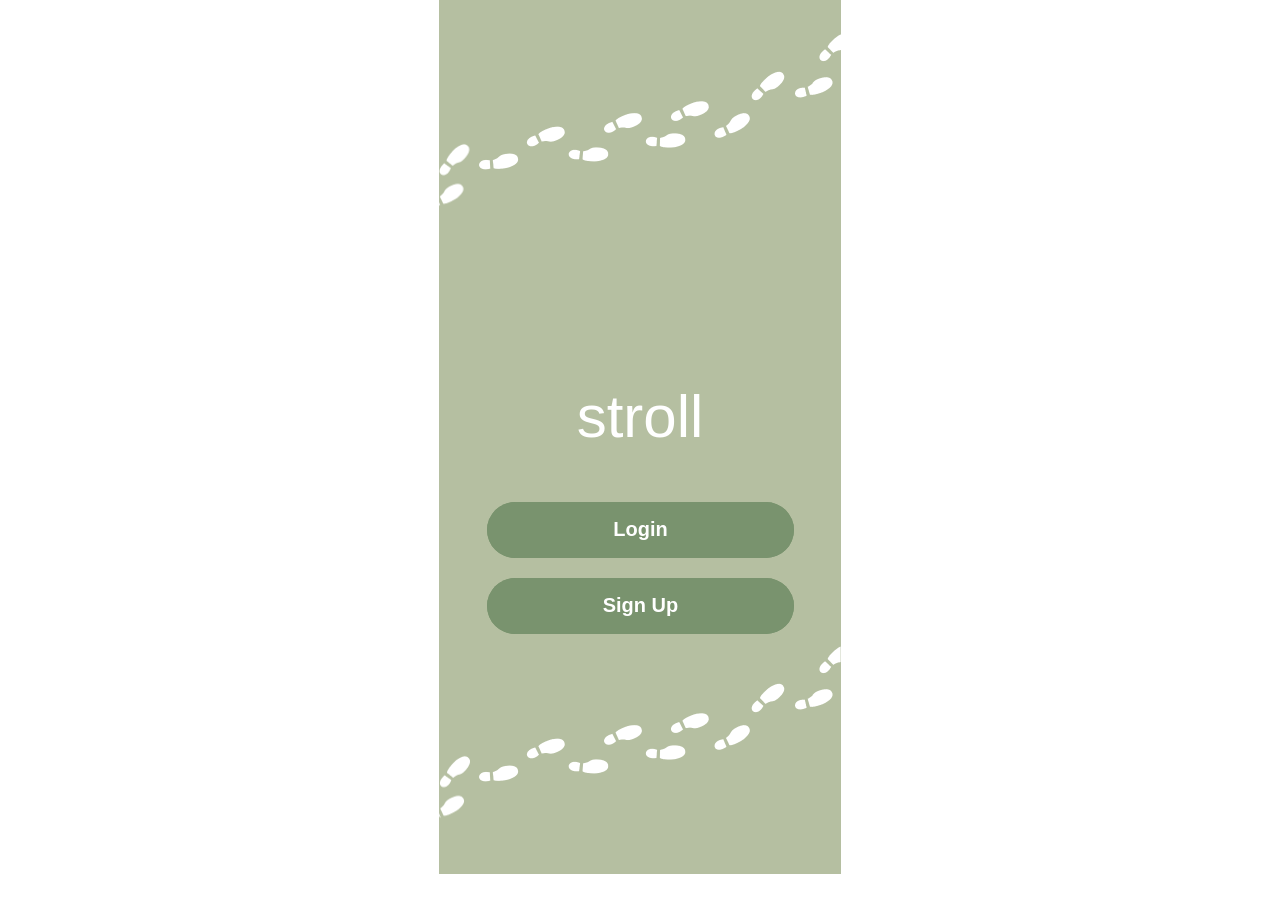
<file: index.html>
<!DOCTYPE html>
<html lang="en">
<head>
  <meta charset="UTF-8">
  <meta name="viewport" content="width=device-width, initial-scale=1.0">
  <meta name="generator" content="MarkupGen Figma Export">
  <title>Landing</title>
  
  
  
  <meta name="description" content="A website exported with MarkupGen.">
  <meta property="og:title" content="Landing">
  <meta property="og:description" content="A website exported with MarkupGen.">
  <meta property="og:type" content="website">
  <link rel="stylesheet" href="./styles.css">
</head>
<body>
  <main class="figma-document markup-gen figma-responsive-document">
  <section class="figma-responsive-frame figma-responsive-frame-1" aria-label="Landing">
      <div class="fn-39_2" data-figma-id="39:2">
        <p class="fn-40_4" data-figma-id="40:4"><span class="figma-text-content"><span class="ft-txt_40_4">stroll</span></span></p>

        <a class="fn-61_2" href="signup.html" aria-label="Sign Up" data-figma-id="61:2">
  <div class="fn-61_3" role="group" data-figma-id="61:3">
            <div class="fn-61_4" data-figma-id="61:4"></div>

            <h3 class="fn-61_5" data-figma-id="61:5"><span class="figma-text-content"><span class="ft-txt_61_5">Sign Up</span></span></h3>
          </div>
</a>

        <a class="fn-62_2" href="login.html" aria-label="Login" data-figma-id="62:2">
  <div class="fn-62_3" data-figma-id="62:3"></div>
  <h3 class="fn-62_4" data-figma-id="62:4"><span class="figma-text-content"><span class="ft-txt_62_4">Login</span></span></h3>
        </a>

        <div class="fn-47_3" data-figma-id="47:3"></div>

        <div class="fn-46_100" data-figma-id="46:100"></div>

        <div class="fn-46_99" data-figma-id="46:99"></div>

        <div class="fn-46_101" data-figma-id="46:101"></div>

        <div class="fn-46_98" data-figma-id="46:98"></div>

        <div class="fn-46_102" data-figma-id="46:102"></div>
      </div>
  </section>
</main>
</body>
</html>
</file>
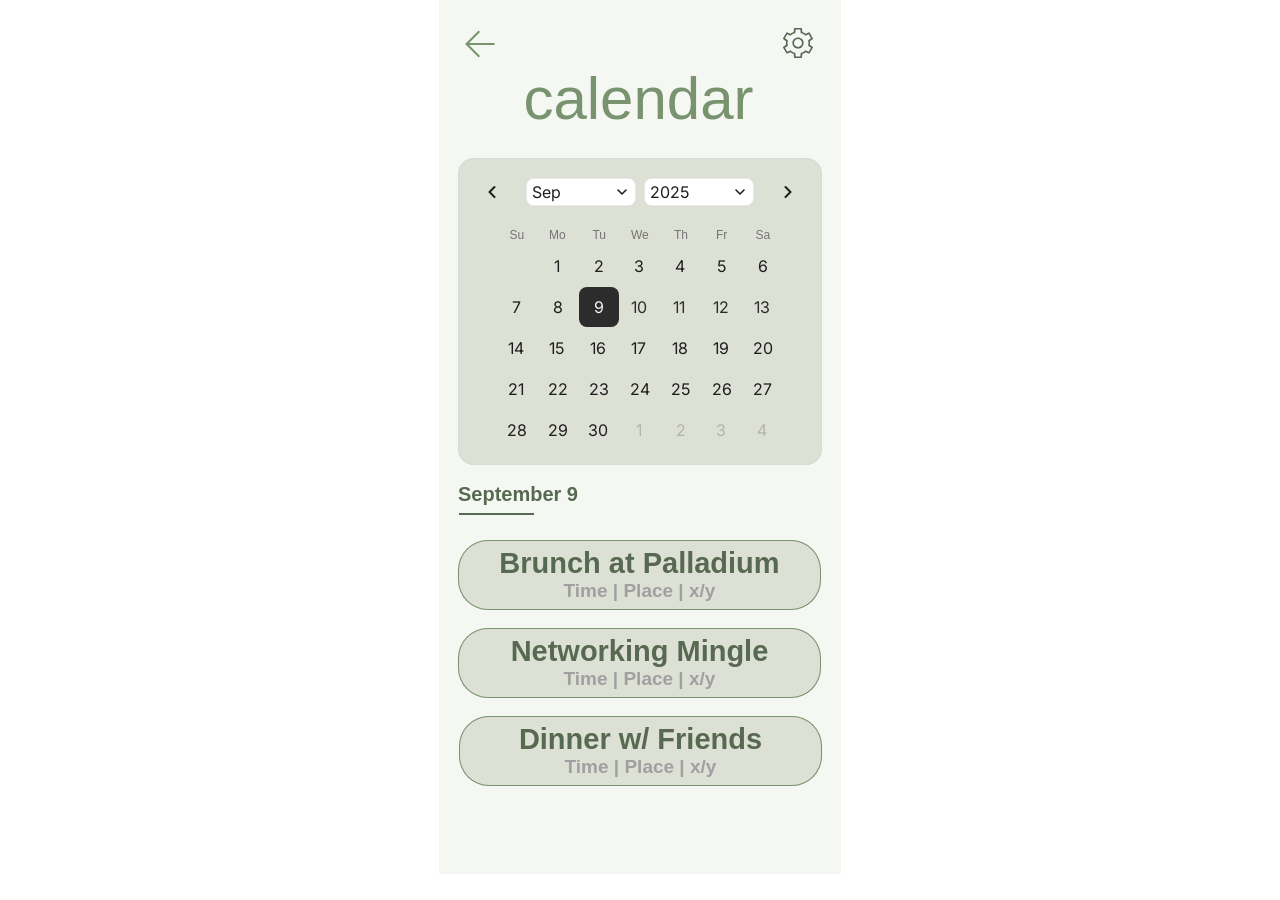
<file: calendar.html>
<!DOCTYPE html>
<html lang="en">
<head>
  <meta charset="UTF-8">
  <meta name="viewport" content="width=device-width, initial-scale=1.0">
  <meta name="generator" content="MarkupGen Figma Export">
  <title>Calendar</title>
  <link rel="preconnect" href="https://fonts.googleapis.com">
<link rel="preconnect" href="https://fonts.gstatic.com" crossorigin>
<link rel="stylesheet" href="https://fonts.googleapis.com/css2?family=Inter:wght@400&display=swap">
  
  
  <meta name="description" content="A website exported with MarkupGen.">
  <meta property="og:title" content="Calendar">
  <meta property="og:description" content="A website exported with MarkupGen.">
  <meta property="og:type" content="website">
  <link rel="stylesheet" href="./styles_calendar.css">
</head>
<body>
  <main class="figma-document markup-gen figma-responsive-document">
  <section class="figma-responsive-frame figma-responsive-frame-1" aria-label="Calendar">
      <div class="fn-62_423" data-figma-id="62:423">
        <div class="fn-62_240" data-figma-id="62:240">
          <div class="fn-I62_240_4333_9263" data-figma-id="I62:240;4333:9263">
            <img class="fn-I62_240_4333_9265" data-figma-id="I62:240;4333:9265" src="./assets/images/vec_I62_240_4333_9265.svg" alt="" aria-hidden="true">

            <div class="fn-I62_240_4333_10869" role="group" data-figma-id="I62:240;4333:10869">
              <div class="fn-I62_240_4333_10869_4333_10648" data-figma-id="I62:240;4333:10869;4333:10648">
                <div class="fn-I62_240_4333_10869_4333_10648_4333_10560" data-figma-id="I62:240;4333:10869;4333:10648;4333:10560">
                  <p class="fn-I62_240_4333_10869_4333_10648_4333_10561" data-figma-id="I62:240;4333:10869;4333:10648;4333:10561"><span class="figma-text-content"><span class="ft-txt_I62_240_4333_10869_4333_10648_4333_10561">Sep</span></span></p>

                  <img class="fn-I62_240_4333_10869_4333_10648_4333_10562" data-figma-id="I62:240;4333:10869;4333:10648;4333:10562" src="./assets/images/vec_I62_240_4333_10869_4333_10648_4333_10562.svg" alt="" aria-hidden="true">
                </div>
              </div>

              <div class="fn-I62_240_4333_10869_4333_12222" data-figma-id="I62:240;4333:10869;4333:12222">
                <div class="fn-I62_240_4333_10869_4333_12222_4333_12204" data-figma-id="I62:240;4333:10869;4333:12222;4333:12204">
                  <p class="fn-I62_240_4333_10869_4333_12222_4333_12205" data-figma-id="I62:240;4333:10869;4333:12222;4333:12205"><span class="figma-text-content"><span class="ft-txt_I62_240_4333_10869_4333_12222_4333_12205">2025</span></span></p>

                  <img class="fn-I62_240_4333_10869_4333_12222_4333_12206" data-figma-id="I62:240;4333:10869;4333:12222;4333:12206" src="./assets/images/vec_I62_240_4333_10869_4333_12222_4333_12206.svg" alt="" aria-hidden="true">
                </div>
              </div>
            </div>

            <img class="fn-I62_240_4333_9266" data-figma-id="I62:240;4333:9266" src="./assets/images/vec_I62_240_4333_9266.svg" alt="" aria-hidden="true">
          </div>

          <div class="fn-I62_240_4333_9267" data-figma-id="I62:240;4333:9267">
            <div class="fn-I62_240_4333_9268" data-figma-id="I62:240;4333:9268">
              <div class="fn-I62_240_4333_9269" data-figma-id="I62:240;4333:9269">
                <span class="fn-I62_240_4333_9270" data-figma-id="I62:240;4333:9270"><span class="figma-text-content"><span class="ft-txt_I62_240_4333_9270">Su</span></span></span>
              </div>

              <div class="fn-I62_240_4333_9271" data-figma-id="I62:240;4333:9271">
                <span class="fn-I62_240_4333_9272" data-figma-id="I62:240;4333:9272"><span class="figma-text-content"><span class="ft-txt_I62_240_4333_9272">Mo</span></span></span>
              </div>

              <div class="fn-I62_240_4333_9273" data-figma-id="I62:240;4333:9273">
                <span class="fn-I62_240_4333_9274" data-figma-id="I62:240;4333:9274"><span class="figma-text-content"><span class="ft-txt_I62_240_4333_9274">Tu</span></span></span>
              </div>

              <div class="fn-I62_240_4333_9275" data-figma-id="I62:240;4333:9275">
                <span class="fn-I62_240_4333_9276" data-figma-id="I62:240;4333:9276"><span class="figma-text-content"><span class="ft-txt_I62_240_4333_9276">We</span></span></span>
              </div>

              <div class="fn-I62_240_4333_9277" data-figma-id="I62:240;4333:9277">
                <span class="fn-I62_240_4333_9278" data-figma-id="I62:240;4333:9278"><span class="figma-text-content"><span class="ft-txt_I62_240_4333_9278">Th</span></span></span>
              </div>

              <div class="fn-I62_240_4333_9279" data-figma-id="I62:240;4333:9279">
                <span class="fn-I62_240_4333_9280" data-figma-id="I62:240;4333:9280"><span class="figma-text-content"><span class="ft-txt_I62_240_4333_9280">Fr</span></span></span>
              </div>

              <div class="fn-I62_240_4333_9281" data-figma-id="I62:240;4333:9281">
                <span class="fn-I62_240_4333_9282" data-figma-id="I62:240;4333:9282"><span class="figma-text-content"><span class="ft-txt_I62_240_4333_9282">Sa</span></span></span>
              </div>
            </div>

            <div class="fn-I62_240_4333_9283" data-figma-id="I62:240;4333:9283">
              <div class="fn-I62_240_4333_9284" data-figma-id="I62:240;4333:9284">
                <button class="fn-I62_240_4333_9286" type="button" aria-label="Calendar Button" data-figma-id="I62:240;4333:9286"></button>

                <button class="fn-I62_240_4333_9288" type="button" data-figma-id="I62:240;4333:9288">
                  <span class="fn-I62_240_4333_9288_4333_9361" data-figma-id="I62:240;4333:9288;4333:9361"><span class="figma-text-content"><span class="ft-txt_I62_240_4333_9288_4333_9361">1</span></span></span>
                </button>

                <button class="fn-I62_240_4333_9290" type="button" data-figma-id="I62:240;4333:9290">
                  <span class="fn-I62_240_4333_9290_4333_9361" data-figma-id="I62:240;4333:9290;4333:9361"><span class="figma-text-content"><span class="ft-txt_I62_240_4333_9290_4333_9361">2</span></span></span>
                </button>

                <button class="fn-I62_240_4333_9292" type="button" data-figma-id="I62:240;4333:9292">
                  <span class="fn-I62_240_4333_9292_4333_9361" data-figma-id="I62:240;4333:9292;4333:9361"><span class="figma-text-content"><span class="ft-txt_I62_240_4333_9292_4333_9361">3</span></span></span>
                </button>

                <button class="fn-I62_240_4333_9294" type="button" data-figma-id="I62:240;4333:9294">
                  <span class="fn-I62_240_4333_9294_4333_9361" data-figma-id="I62:240;4333:9294;4333:9361"><span class="figma-text-content"><span class="ft-txt_I62_240_4333_9294_4333_9361">4</span></span></span>
                </button>

                <button class="fn-I62_240_4333_9296" type="button" data-figma-id="I62:240;4333:9296">
                  <span class="fn-I62_240_4333_9296_4333_9361" data-figma-id="I62:240;4333:9296;4333:9361"><span class="figma-text-content"><span class="ft-txt_I62_240_4333_9296_4333_9361">5</span></span></span>
                </button>

                <button class="fn-I62_240_4333_9298" type="button" data-figma-id="I62:240;4333:9298">
                  <span class="fn-I62_240_4333_9298_4333_9361" data-figma-id="I62:240;4333:9298;4333:9361"><span class="figma-text-content"><span class="ft-txt_I62_240_4333_9298_4333_9361">6</span></span></span>
                </button>
              </div>

              <div class="fn-I62_240_4333_9299" data-figma-id="I62:240;4333:9299">
                <button class="fn-I62_240_4333_9301" type="button" data-figma-id="I62:240;4333:9301">
                  <span class="fn-I62_240_4333_9301_4333_9361" data-figma-id="I62:240;4333:9301;4333:9361"><span class="figma-text-content"><span class="ft-txt_I62_240_4333_9301_4333_9361">7</span></span></span>
                </button>

                <button class="fn-I62_240_4333_9303" type="button" data-figma-id="I62:240;4333:9303">
                  <span class="fn-I62_240_4333_9303_4333_9361" data-figma-id="I62:240;4333:9303;4333:9361"><span class="figma-text-content"><span class="ft-txt_I62_240_4333_9303_4333_9361">8</span></span></span>
                </button>

                <button class="fn-I62_240_4333_9305" type="button" data-figma-id="I62:240;4333:9305">
                  <span class="fn-I62_240_4333_9305_4333_9365" data-figma-id="I62:240;4333:9305;4333:9365"><span class="figma-text-content"><span class="ft-txt_I62_240_4333_9305_4333_9365">9</span></span></span>
                </button>

                <button class="fn-I62_240_4333_9307" type="button" data-figma-id="I62:240;4333:9307">
                  <span class="fn-I62_240_4333_9307_4333_9369" data-figma-id="I62:240;4333:9307;4333:9369"><span class="figma-text-content"><span class="ft-txt_I62_240_4333_9307_4333_9369">10</span></span></span>
                </button>

                <button class="fn-I62_240_4333_9309" type="button" data-figma-id="I62:240;4333:9309">
                  <span class="fn-I62_240_4333_9309_4333_9369" data-figma-id="I62:240;4333:9309;4333:9369"><span class="figma-text-content"><span class="ft-txt_I62_240_4333_9309_4333_9369">11</span></span></span>
                </button>

                <button class="fn-I62_240_4333_9311" type="button" data-figma-id="I62:240;4333:9311">
                  <span class="fn-I62_240_4333_9311_4333_9369" data-figma-id="I62:240;4333:9311;4333:9369"><span class="figma-text-content"><span class="ft-txt_I62_240_4333_9311_4333_9369">12</span></span></span>
                </button>

                <button class="fn-I62_240_4333_9313" type="button" data-figma-id="I62:240;4333:9313">
                  <span class="fn-I62_240_4333_9313_4333_9365" data-figma-id="I62:240;4333:9313;4333:9365"><span class="figma-text-content"><span class="ft-txt_I62_240_4333_9313_4333_9365">13</span></span></span>
                </button>
              </div>

              <div class="fn-I62_240_4333_9314" data-figma-id="I62:240;4333:9314">
                <button class="fn-I62_240_4333_9316" type="button" data-figma-id="I62:240;4333:9316">
                  <span class="fn-I62_240_4333_9316_4333_9361" data-figma-id="I62:240;4333:9316;4333:9361"><span class="figma-text-content"><span class="ft-txt_I62_240_4333_9316_4333_9361">14</span></span></span>
                </button>

                <button class="fn-I62_240_4333_9318" type="button" data-figma-id="I62:240;4333:9318">
                  <span class="fn-I62_240_4333_9318_4333_9361" data-figma-id="I62:240;4333:9318;4333:9361"><span class="figma-text-content"><span class="ft-txt_I62_240_4333_9318_4333_9361">15</span></span></span>
                </button>

                <button class="fn-I62_240_4333_9320" type="button" data-figma-id="I62:240;4333:9320">
                  <span class="fn-I62_240_4333_9320_4333_9361" data-figma-id="I62:240;4333:9320;4333:9361"><span class="figma-text-content"><span class="ft-txt_I62_240_4333_9320_4333_9361">16</span></span></span>
                </button>

                <button class="fn-I62_240_4333_9322" type="button" data-figma-id="I62:240;4333:9322">
                  <span class="fn-I62_240_4333_9322_4333_9361" data-figma-id="I62:240;4333:9322;4333:9361"><span class="figma-text-content"><span class="ft-txt_I62_240_4333_9322_4333_9361">17</span></span></span>
                </button>

                <button class="fn-I62_240_4333_9324" type="button" data-figma-id="I62:240;4333:9324">
                  <span class="fn-I62_240_4333_9324_4333_9361" data-figma-id="I62:240;4333:9324;4333:9361"><span class="figma-text-content"><span class="ft-txt_I62_240_4333_9324_4333_9361">18</span></span></span>
                </button>

                <button class="fn-I62_240_4333_9326" type="button" data-figma-id="I62:240;4333:9326">
                  <span class="fn-I62_240_4333_9326_4333_9361" data-figma-id="I62:240;4333:9326;4333:9361"><span class="figma-text-content"><span class="ft-txt_I62_240_4333_9326_4333_9361">19</span></span></span>
                </button>

                <button class="fn-I62_240_4333_9328" type="button" data-figma-id="I62:240;4333:9328">
                  <span class="fn-I62_240_4333_9328_4333_9361" data-figma-id="I62:240;4333:9328;4333:9361"><span class="figma-text-content"><span class="ft-txt_I62_240_4333_9328_4333_9361">20</span></span></span>
                </button>
              </div>

              <div class="fn-I62_240_4333_9329" data-figma-id="I62:240;4333:9329">
                <button class="fn-I62_240_4333_9331" type="button" data-figma-id="I62:240;4333:9331">
                  <span class="fn-I62_240_4333_9331_4333_9361" data-figma-id="I62:240;4333:9331;4333:9361"><span class="figma-text-content"><span class="ft-txt_I62_240_4333_9331_4333_9361">21</span></span></span>
                </button>

                <button class="fn-I62_240_4333_9333" type="button" data-figma-id="I62:240;4333:9333">
                  <span class="fn-I62_240_4333_9333_4333_9361" data-figma-id="I62:240;4333:9333;4333:9361"><span class="figma-text-content"><span class="ft-txt_I62_240_4333_9333_4333_9361">22</span></span></span>
                </button>

                <button class="fn-I62_240_4333_9335" type="button" data-figma-id="I62:240;4333:9335">
                  <span class="fn-I62_240_4333_9335_4333_9361" data-figma-id="I62:240;4333:9335;4333:9361"><span class="figma-text-content"><span class="ft-txt_I62_240_4333_9335_4333_9361">23</span></span></span>
                </button>

                <button class="fn-I62_240_4333_9337" type="button" data-figma-id="I62:240;4333:9337">
                  <span class="fn-I62_240_4333_9337_4333_9361" data-figma-id="I62:240;4333:9337;4333:9361"><span class="figma-text-content"><span class="ft-txt_I62_240_4333_9337_4333_9361">24</span></span></span>
                </button>

                <button class="fn-I62_240_4333_9339" type="button" data-figma-id="I62:240;4333:9339">
                  <span class="fn-I62_240_4333_9339_4333_9361" data-figma-id="I62:240;4333:9339;4333:9361"><span class="figma-text-content"><span class="ft-txt_I62_240_4333_9339_4333_9361">25</span></span></span>
                </button>

                <button class="fn-I62_240_4333_9341" type="button" data-figma-id="I62:240;4333:9341">
                  <span class="fn-I62_240_4333_9341_4333_9361" data-figma-id="I62:240;4333:9341;4333:9361"><span class="figma-text-content"><span class="ft-txt_I62_240_4333_9341_4333_9361">26</span></span></span>
                </button>

                <button class="fn-I62_240_4333_9343" type="button" data-figma-id="I62:240;4333:9343">
                  <span class="fn-I62_240_4333_9343_4333_9361" data-figma-id="I62:240;4333:9343;4333:9361"><span class="figma-text-content"><span class="ft-txt_I62_240_4333_9343_4333_9361">27</span></span></span>
                </button>
              </div>

              <div class="fn-I62_240_4333_9344" data-figma-id="I62:240;4333:9344">
                <button class="fn-I62_240_4333_9346" type="button" data-figma-id="I62:240;4333:9346">
                  <span class="fn-I62_240_4333_9346_4333_9361" data-figma-id="I62:240;4333:9346;4333:9361"><span class="figma-text-content"><span class="ft-txt_I62_240_4333_9346_4333_9361">28</span></span></span>
                </button>

                <button class="fn-I62_240_4333_9348" type="button" data-figma-id="I62:240;4333:9348">
                  <span class="fn-I62_240_4333_9348_4333_9361" data-figma-id="I62:240;4333:9348;4333:9361"><span class="figma-text-content"><span class="ft-txt_I62_240_4333_9348_4333_9361">29</span></span></span>
                </button>

                <button class="fn-I62_240_4333_9350" type="button" data-figma-id="I62:240;4333:9350">
                  <span class="fn-I62_240_4333_9350_4333_9361" data-figma-id="I62:240;4333:9350;4333:9361"><span class="figma-text-content"><span class="ft-txt_I62_240_4333_9350_4333_9361">30</span></span></span>
                </button>

                <button class="fn-I62_240_4333_9352" type="button" data-figma-id="I62:240;4333:9352">
                  <span class="fn-I62_240_4333_9352_4333_9367" data-figma-id="I62:240;4333:9352;4333:9367"><span class="figma-text-content"><span class="ft-txt_I62_240_4333_9352_4333_9367">1</span></span></span>
                </button>

                <button class="fn-I62_240_4333_9354" type="button" data-figma-id="I62:240;4333:9354">
                  <span class="fn-I62_240_4333_9354_4333_9367" data-figma-id="I62:240;4333:9354;4333:9367"><span class="figma-text-content"><span class="ft-txt_I62_240_4333_9354_4333_9367">2</span></span></span>
                </button>

                <button class="fn-I62_240_4333_9356" type="button" data-figma-id="I62:240;4333:9356">
                  <span class="fn-I62_240_4333_9356_4333_9367" data-figma-id="I62:240;4333:9356;4333:9367"><span class="figma-text-content"><span class="ft-txt_I62_240_4333_9356_4333_9367">3</span></span></span>
                </button>

                <button class="fn-I62_240_4333_9358" type="button" data-figma-id="I62:240;4333:9358">
                  <span class="fn-I62_240_4333_9358_4333_9367" data-figma-id="I62:240;4333:9358;4333:9367"><span class="figma-text-content"><span class="ft-txt_I62_240_4333_9358_4333_9367">4</span></span></span>
                </button>
              </div>
            </div>
          </div>
        </div>

        <p class="fn-61_314" data-figma-id="61:314"><span class="figma-text-content"><span class="ft-txt_61_314">calendar</span></span></p>

        <h3 class="fn-61_316" data-figma-id="61:316"><span class="figma-text-content"><span class="ft-txt_61_316">September 9</span></span></h3>

        <img class="fn-61_318" data-figma-id="61:318" src="./assets/images/vec_61_318.svg" alt="" aria-hidden="true">

        <div class="fn-61_321" role="group" data-figma-id="61:321">
          <div class="fn-61_322" data-figma-id="61:322"></div>

          <h1 class="fn-61_323" data-figma-id="61:323"><span class="figma-text-content"><span class="ft-txt_61_323">Brunch at Palladium</span></span></h1>

          <h3 class="fn-61_324" data-figma-id="61:324"><span class="figma-text-content"><span class="ft-txt_61_324">Time | Place | x/y</span></span></h3>
        </div>

        <div class="fn-62_573" role="group" data-figma-id="62:573">
          <div class="fn-62_574" data-figma-id="62:574"></div>

          <h2 class="fn-62_575" data-figma-id="62:575"><span class="figma-text-content"><span class="ft-txt_62_575">Dinner w/ Friends</span></span></h2>

          <h3 class="fn-62_576" data-figma-id="62:576"><span class="figma-text-content"><span class="ft-txt_62_576">Time | Place | x/y</span></span></h3>
        </div>

        <div class="fn-62_578" role="group" data-figma-id="62:578">
          <div class="fn-62_579" data-figma-id="62:579"></div>

          <h2 class="fn-62_580" data-figma-id="62:580"><span class="figma-text-content"><span class="ft-txt_62_580">Networking Mingle</span></span></h2>

          <h3 class="fn-62_581" data-figma-id="62:581"><span class="figma-text-content"><span class="ft-txt_62_581">Time | Place | x/y</span></span></h3>
        </div>

        <img class="fn-62_572" data-figma-id="62:572" src="./assets/images/vec_62_572.svg" alt="" aria-hidden="true">

        <img class="fn-61_340" data-figma-id="61:340" src="./assets/images/vec_61_340.svg" alt="" aria-hidden="true">
      </div>
  </section>
</main>
</body>
</html>
</file>
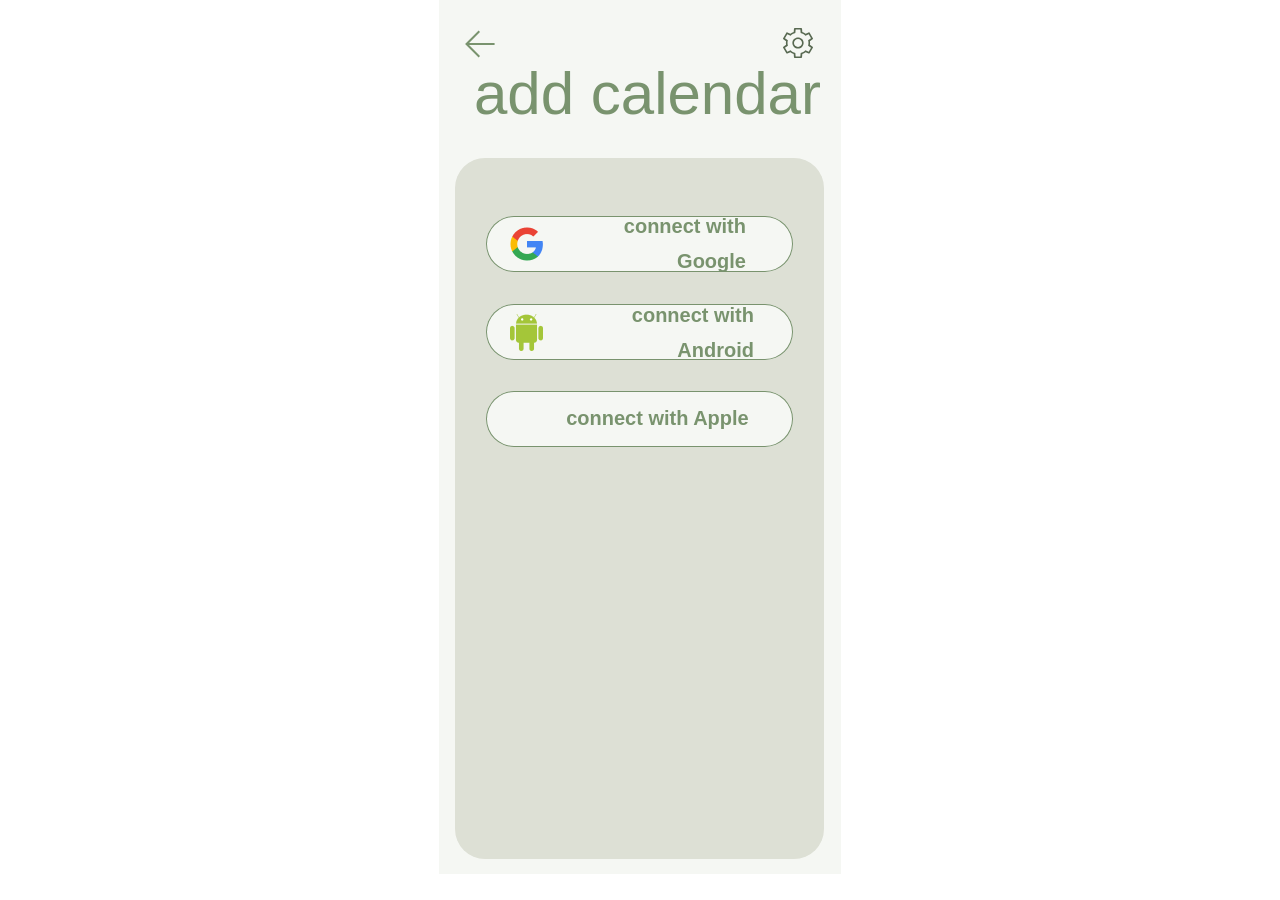
<file: connect_cal.html>
<!DOCTYPE html>
<html lang="en">
<head>
  <meta charset="UTF-8">
  <meta name="viewport" content="width=device-width, initial-scale=1.0">
  <meta name="generator" content="MarkupGen Figma Export">
  <title>Connect Calendar</title>
  
  
  
  <meta name="description" content="A website exported with MarkupGen.">
  <meta property="og:title" content="Connect Calendar">
  <meta property="og:description" content="A website exported with MarkupGen.">
  <meta property="og:type" content="website">
  <link rel="stylesheet" href="./styles_connect_cal.css">
</head>
<body>
  <main class="figma-document markup-gen figma-responsive-document">
  <section class="figma-responsive-frame figma-responsive-frame-1" aria-label="Connect Calendar">
      <div class="fn-62_586" data-figma-id="62:586">
        <p class="fn-62_588" data-figma-id="62:588"><span class="figma-text-content"><span class="ft-txt_62_588">add calendar</span></span></p>

        <img class="fn-62_590" data-figma-id="62:590" src="./assets/images/vec_62_590.svg" alt="" aria-hidden="true">

        <img class="fn-62_605" data-figma-id="62:605" src="./assets/images/vec_62_605.svg" alt="" aria-hidden="true">

        <div class="fn-62_721" data-figma-id="62:721"></div>

        <a class="fn-62_723" href="dashboard.html" aria-label="Connect with Google" data-figma-id="62:723">
          <div class="fn-62_724" role="group" data-figma-id="62:724">
            <div class="fn-62_725" data-figma-id="62:725"></div>

            <h3 class="fn-62_726" data-figma-id="62:726"><span class="figma-text-content"><span class="ft-txt_62_726">connect with Google</span></span></h3>
          </div>
        </a>

        <a class="fn-62_733" href="dashboard.html" aria-label="Connect with Android" data-figma-id="62:733">
          <div class="fn-62_734" role="group" data-figma-id="62:734">
            <div class="fn-62_735" data-figma-id="62:735"></div>

            <h3 class="fn-62_736" data-figma-id="62:736"><span class="figma-text-content"><span class="ft-txt_62_736">connect with Android</span></span></h3>
          </div>
        </a>

        <a class="fn-65_493" href="dashboard.html" aria-label="Connect with Apple" data-figma-id="65:493">
          <div class="fn-65_494" role="group" data-figma-id="65:494">
            <div class="fn-65_495" data-figma-id="65:495"></div>

            <h3 class="fn-65_496" data-figma-id="65:496"><span class="figma-text-content"><span class="ft-txt_65_496">connect with Apple</span></span></h3>
          </div>
        </a>

        <div class="fn-62_729" data-figma-id="62:729"></div>

        <div class="fn-65_501" data-figma-id="65:501"></div>
      </div>
  </section>
</main>
</body>
</html>
</file>
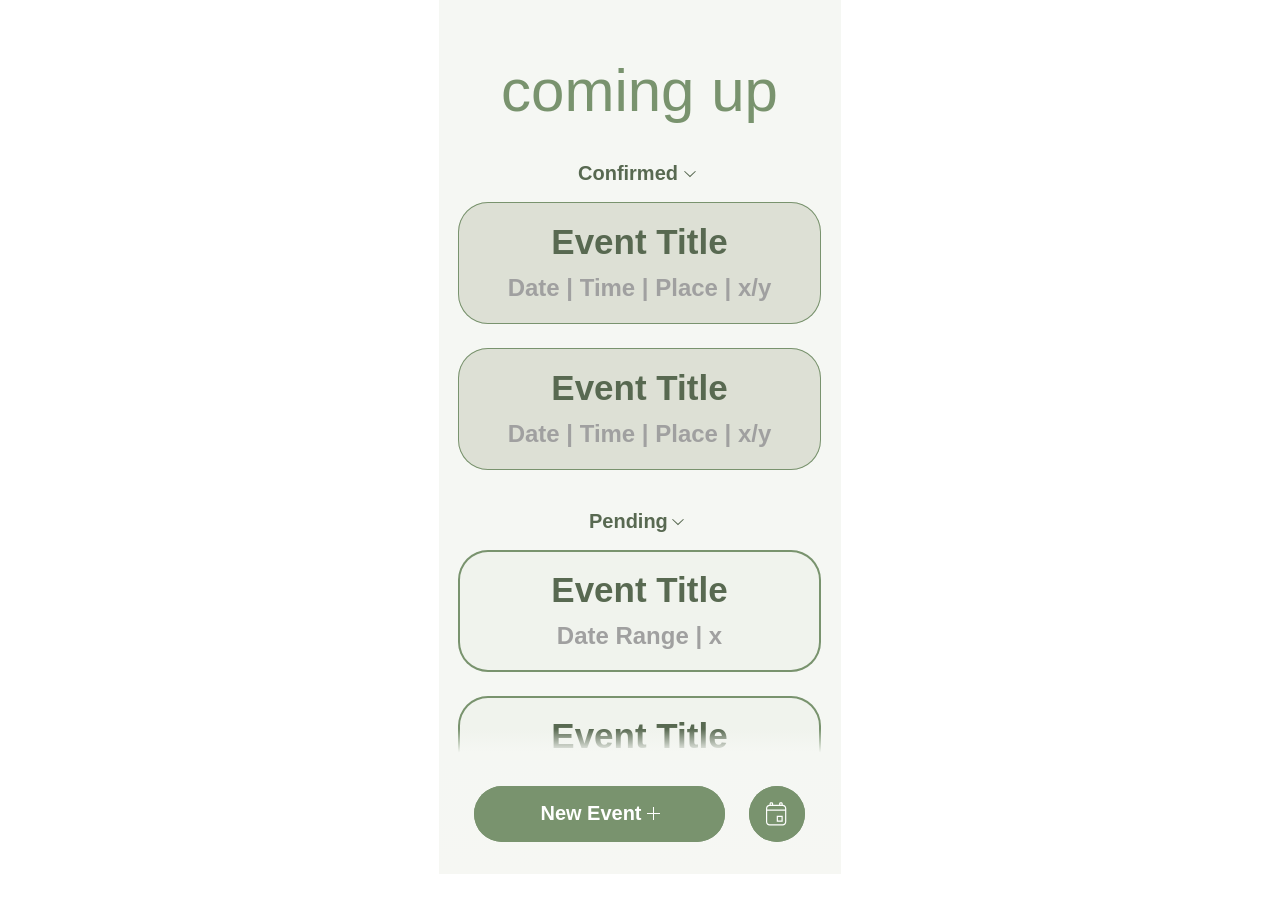
<file: dashboard.html>
<!DOCTYPE html>
<html lang="en">
<head>
  <meta charset="UTF-8">
  <meta name="viewport" content="width=device-width, initial-scale=1.0">
  <meta name="generator" content="MarkupGen Figma Export">
  <title>Dashboard</title>
  
  
  
  <meta name="description" content="A website exported with MarkupGen.">
  <meta property="og:title" content="Dashboard">
  <meta property="og:description" content="A website exported with MarkupGen.">
  <meta property="og:type" content="website">
  <link rel="stylesheet" href="./styles_dashboard.css">
</head>
<body>
  <main class="figma-document markup-gen figma-responsive-document">
  <section class="figma-responsive-frame figma-responsive-frame-1" aria-label="Dashboard">
      <div class="fn-59_2" data-figma-id="59:2">
        <div class="fn-59_119" role="group" data-figma-id="59:119">
          <div class="fn-59_120" data-figma-id="59:120"></div>

          <h1 class="fn-59_121" data-figma-id="59:121"><span class="figma-text-content"><span class="ft-txt_59_121">Event Title</span></span></h1>

          <h2 class="fn-59_122" data-figma-id="59:122"><span class="figma-text-content"><span class="ft-txt_59_122">Date Range | x</span></span></h2>
        </div>

        <div class="fn-59_117" data-figma-id="59:117"></div>

        <div class="fn-59_20" role="group" data-figma-id="59:20">
          <div class="fn-59_21" data-figma-id="59:21"></div>

          <h2 class="fn-59_28" data-figma-id="59:28"><span class="figma-text-content"><span class="ft-txt_59_28">Event Title</span></span></h2>

          <h2 class="fn-59_30" data-figma-id="59:30"><span class="figma-text-content"><span class="ft-txt_59_30">Date | Time | Place | x/y</span></span></h2>
        </div>

        <div class="fn-59_94" role="group" data-figma-id="59:94">
          <div class="fn-59_95" data-figma-id="59:95"></div>

          <h2 class="fn-59_96" data-figma-id="59:96"><span class="figma-text-content"><span class="ft-txt_59_96">Event Title</span></span></h2>

          <h2 class="fn-59_97" data-figma-id="59:97"><span class="figma-text-content"><span class="ft-txt_59_97">Date | Time | Place | x/y</span></span></h2>
        </div>

        <div class="fn-59_31" role="group" data-figma-id="59:31">
          <div class="fn-59_32" data-figma-id="59:32"></div>

          <h2 class="fn-59_33" data-figma-id="59:33"><span class="figma-text-content"><span class="ft-txt_59_33">Event Title</span></span></h2>

          <h2 class="fn-59_34" data-figma-id="59:34"><span class="figma-text-content"><span class="ft-txt_59_34">Date Range | x</span></span></h2>
        </div>

        <p class="fn-59_26" data-figma-id="59:26"><span class="figma-text-content"><span class="ft-txt_59_26">coming up</span></span></p>

        <h3 class="fn-59_88" data-figma-id="59:88"><span class="figma-text-content"><span class="ft-txt_59_88">Pending</span></span></h3>

        <h3 class="fn-59_91" data-figma-id="59:91"><span class="figma-text-content"><span class="ft-txt_59_91">Confirmed</span></span></h3>

        <img class="fn-59_89" data-figma-id="59:89" src="./assets/images/vec_59_89.svg" alt="" aria-hidden="true">

        <img class="fn-59_92" data-figma-id="59:92" src="./assets/images/vec_59_92.svg" alt="" aria-hidden="true">

        <div class="fn-59_199" role="group" data-figma-id="59:199">
          <div class="fn-59_110" role="group" data-figma-id="59:110">
            <div class="fn-59_111" role="group" data-figma-id="59:111">
              <div class="fn-59_112" data-figma-id="59:112"></div>
            </div>
          </div>

          <div class="fn-59_196" role="group" data-figma-id="59:196">
            <div class="fn-59_197" role="group" data-figma-id="59:197">
              <div class="fn-59_198" data-figma-id="59:198"></div>
            </div>
          </div>

          <div class="fn-59_116" role="group" data-figma-id="59:116">
            <h3 class="fn-59_113" data-figma-id="59:113"><span class="figma-text-content"><span class="ft-txt_59_113">New Event</span></span></h3>

            <img class="fn-59_114" data-figma-id="59:114" src="./assets/images/vec_59_114.svg" alt="" aria-hidden="true">
          </div>

          <img class="fn-59_195" data-figma-id="59:195" src="./assets/images/vec_59_195.svg" alt="" aria-hidden="true">
        </div>
      </div>
  </section>
</main>
</body>
</html>
</file>
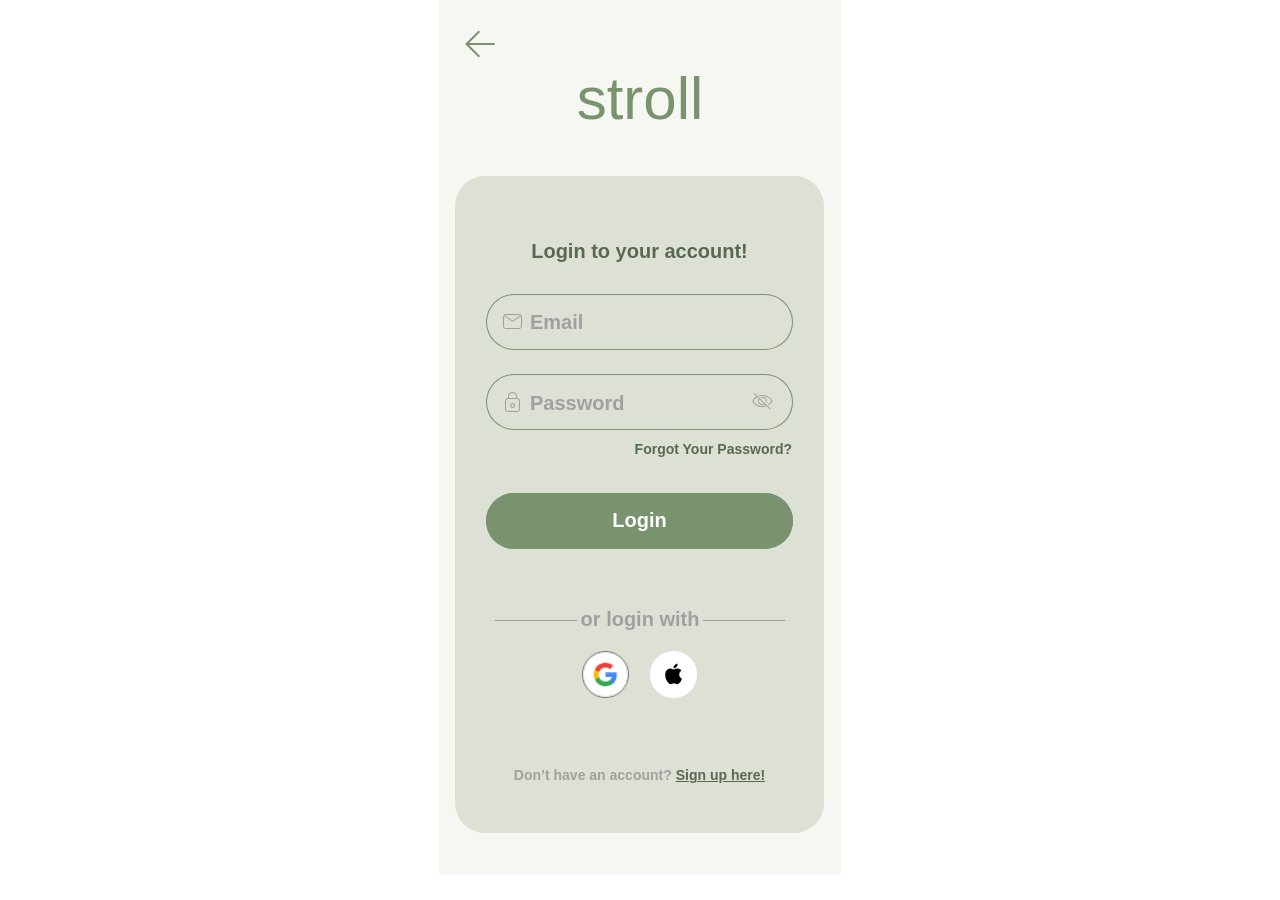
<file: login.html>
<!DOCTYPE html>
<html lang="en">
<head>
  <meta charset="UTF-8">
  <meta name="viewport" content="width=device-width, initial-scale=1.0">
  <meta name="generator" content="MarkupGen Figma Export">
  <title>Login</title>
  
  
  
  <meta name="description" content="A website exported with MarkupGen.">
  <meta property="og:title" content="Login">
  <meta property="og:description" content="A website exported with MarkupGen.">
  <meta property="og:type" content="website">
  <link rel="stylesheet" href="./styles_login.css">
</head>
<body>
  <main class="figma-document markup-gen figma-responsive-document">
  <section class="figma-responsive-frame figma-responsive-frame-1" aria-label="Login">
      <div class="fn-41_9" data-figma-id="41:9">
        <div class="fn-44_16" data-figma-id="44:16"></div>

        <a class="back-arrow" href="index.html" aria-label="Back"><img src="./assets/images/vec_45_79.svg" alt=""></a>

        <p class="fn-41_10" data-figma-id="41:10"><span class="figma-text-content"><span class="ft-txt_41_10">stroll</span></span></p>

        <h3 class="fn-44_15" data-figma-id="44:15"><span class="figma-text-content"><span class="ft-txt_44_15">Login to your account!</span></span></h3>

        <p class="fn-44_24" data-figma-id="44:24"><span class="figma-text-content"><span class="ft-txt_44_24">Forgot Your Password?</span></span></p>

        <p class="fn-45_44" data-figma-id="45:44"><span class="figma-text-content"><span class="ft-txt_45_44_s1">Don’t have an account?</span><span class="ft-txt_45_44_s2"> </span><span class="ft-txt_45_44_s3">Sign up here!</span></span></p>

        <p class="fn-52_143" data-figma-id="52:143"><span class="figma-text-content"><span class="ft-txt_52_143">                         </span></span></p>

        <a class="fn-45_32" href="dashboard.html" aria-label="Login" data-figma-id="45:32">
          <div class="fn-45_30" data-figma-id="45:30"></div>

          <h3 class="fn-45_31" data-figma-id="45:31"><span class="figma-text-content"><span class="ft-txt_45_31">Login</span></span></h3>
        </a>

        <div class="fn-45_27" role="group" data-figma-id="45:27">
          <div class="fn-41_11" data-figma-id="41:11"></div>

          <div class="fn-43_13" data-figma-id="43:13"></div>

          <input class="fn-42_12" data-figma-id="42:12" type="email" name="email" placeholder="Email" autocomplete="email" aria-label="Email">

          <input class="fn-43_14" data-figma-id="43:14" type="password" name="password" placeholder="Password" autocomplete="current-password" aria-label="Password">

          <img class="fn-44_21" data-figma-id="44:21" src="./assets/images/vec_44_21.svg" alt="" aria-hidden="true">

          <img class="fn-44_23" data-figma-id="44:23" src="./assets/images/vec_44_23.svg" alt="" aria-hidden="true">
        </div>

        <img class="fn-45_29" data-figma-id="45:29" src="./assets/images/vec_45_29.svg" alt="" aria-hidden="true">

        <div class="fn-45_46" role="group" data-figma-id="45:46">
          <div class="fn-45_36" role="group" data-figma-id="45:36">
            <h3 class="fn-45_33" data-figma-id="45:33"><span class="figma-text-content"><span class="ft-txt_45_33">or login with</span></span></h3>

            <img class="fn-45_34" data-figma-id="45:34" src="./assets/images/vec_45_34.svg" alt="" aria-hidden="true">

            <img class="fn-45_35" data-figma-id="45:35" src="./assets/images/vec_45_35.svg" alt="" aria-hidden="true">
          </div>

          <div class="fn-45_43" role="group" data-figma-id="45:43">
            <div class="fn-45_38" data-figma-id="45:38"></div>

            <div class="fn-45_41" data-figma-id="45:41"></div>
          </div>
        </div>
      </div>
  </section>
</main>
</body>
</html>
</file>
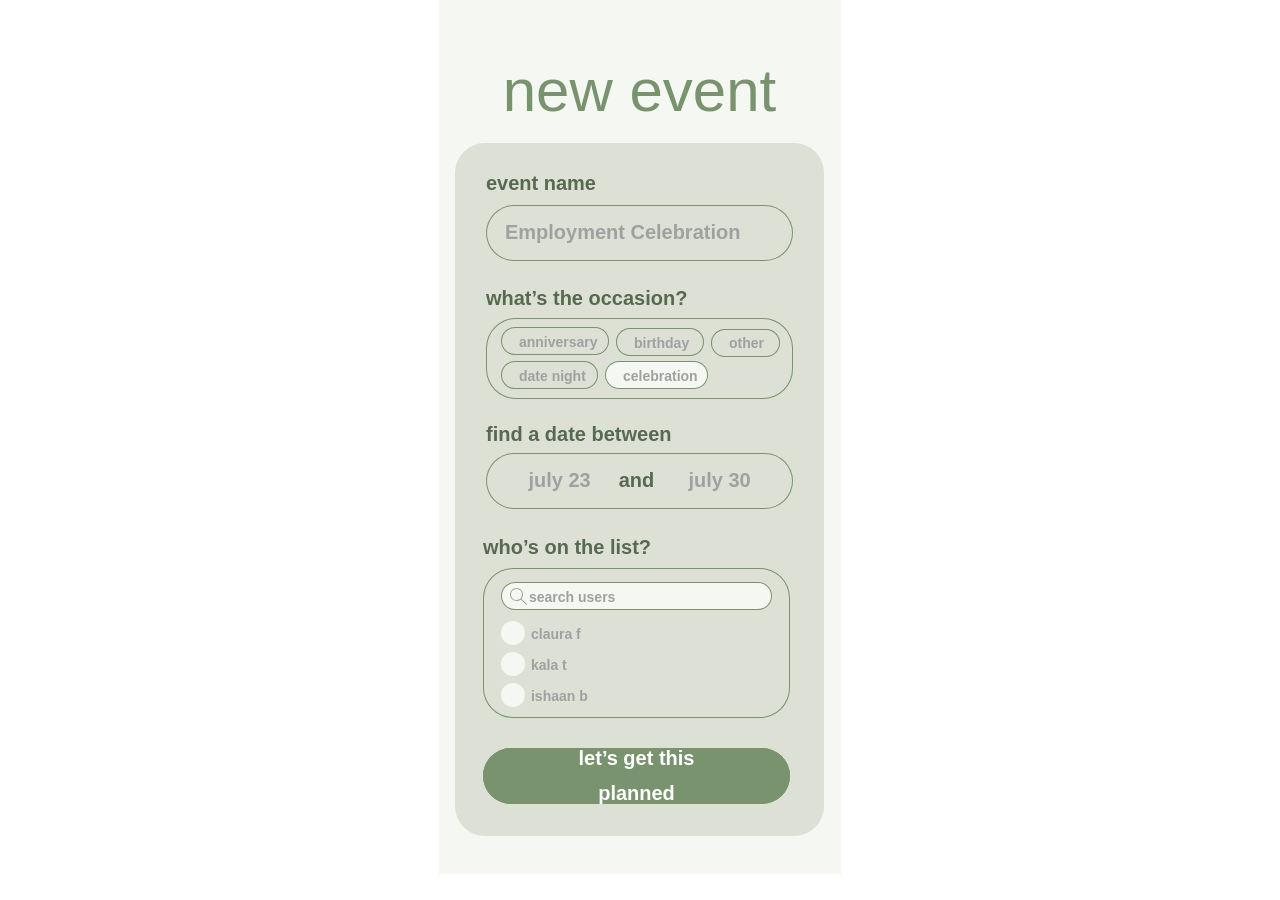
<file: make_event.html>
<!DOCTYPE html>
<html lang="en">
<head>
  <meta charset="UTF-8">
  <meta name="viewport" content="width=device-width, initial-scale=1.0">
  <meta name="generator" content="MarkupGen Figma Export">
  <title>Make An Event</title>
  
  
  
  <meta name="description" content="A website exported with MarkupGen.">
  <meta property="og:title" content="Make An Event">
  <meta property="og:description" content="A website exported with MarkupGen.">
  <meta property="og:type" content="website">
  <link rel="stylesheet" href="./styles_make_event.css">
</head>
<body>
  <main class="figma-document markup-gen figma-responsive-document">
  <section class="figma-responsive-frame figma-responsive-frame-1" aria-label="Make An Event">
      <div class="fn-5_135" data-figma-id="5:135">
        <div class="fn-59_146" data-figma-id="59:146"></div>

        <p class="fn-59_138" data-figma-id="59:138"><span class="figma-text-content"><span class="ft-txt_59_138">new event</span></span></p>

        <div class="fn-59_192" role="group" data-figma-id="59:192">
          <h3 class="fn-59_142" data-figma-id="59:142"><span class="figma-text-content"><span class="ft-txt_59_142">event name</span></span></h3>

          <div class="fn-59_143" data-figma-id="59:143"></div>

          <h3 class="fn-59_144" data-figma-id="59:144"><span class="figma-text-content"><span class="ft-txt_59_144">Employment Celebration</span></span></h3>
        </div>

        <div class="fn-59_190" role="group" data-figma-id="59:190">
          <h3 class="fn-59_167" data-figma-id="59:167"><span class="figma-text-content"><span class="ft-txt_59_167">find a date between</span></span></h3>

          <div class="fn-59_168" data-figma-id="59:168"></div>

          <h3 class="fn-59_169" data-figma-id="59:169"><span class="figma-text-content"><span class="ft-txt_59_169">and</span></span></h3>

          <div class="fn-59_172" role="group" data-figma-id="59:172">
            <h3 class="fn-59_170" data-figma-id="59:170"><span class="figma-text-content"><span class="ft-txt_59_170">july 23</span></span></h3>

            <h3 class="fn-59_171" data-figma-id="59:171"><span class="figma-text-content"><span class="ft-txt_59_171">july 30</span></span></h3>
          </div>
        </div>

        <div class="fn-59_191" role="group" data-figma-id="59:191">
          <h3 class="fn-59_147" data-figma-id="59:147"><span class="figma-text-content"><span class="ft-txt_59_147">what’s the occasion?</span></span></h3>

          <div class="fn-59_148" data-figma-id="59:148"></div>

          <div class="fn-59_158" role="group" data-figma-id="59:158">
            <div class="fn-59_150" data-figma-id="59:150"></div>

            <p class="fn-59_151" data-figma-id="59:151"><span class="figma-text-content"><span class="ft-txt_59_151">anniversary</span></span></p>
          </div>

          <div class="fn-59_159" role="group" data-figma-id="59:159">
            <div class="fn-59_152" data-figma-id="59:152"></div>

            <p class="fn-59_153" data-figma-id="59:153"><span class="figma-text-content"><span class="ft-txt_59_153">birthday</span></span></p>
          </div>

          <div class="fn-59_162" role="group" data-figma-id="59:162">
            <div class="fn-59_163" data-figma-id="59:163"></div>

            <p class="fn-59_164" data-figma-id="59:164"><span class="figma-text-content"><span class="ft-txt_59_164">other</span></span></p>
          </div>

          <div class="fn-59_181" role="group" data-figma-id="59:181">
            <div class="fn-59_154" data-figma-id="59:154"></div>

            <p class="fn-59_155" data-figma-id="59:155"><span class="figma-text-content"><span class="ft-txt_59_155">date night</span></span></p>
          </div>

          <div class="fn-59_161" role="group" data-figma-id="59:161">
            <div class="fn-59_156" data-figma-id="59:156"></div>

            <p class="fn-59_157" data-figma-id="59:157"><span class="figma-text-content"><span class="ft-txt_59_157">celebration</span></span></p>
          </div>
        </div>

        <div class="fn-59_193" role="group" data-figma-id="59:193">
          <h3 class="fn-59_173" data-figma-id="59:173"><span class="figma-text-content"><span class="ft-txt_59_173">who’s on the list?</span></span></h3>

          <div class="fn-59_174" data-figma-id="59:174"></div>

          <div class="fn-59_175" data-figma-id="59:175"></div>

          <p class="fn-59_176" data-figma-id="59:176"><span class="figma-text-content"><span class="ft-txt_59_176">search users</span></span></p>

          <p class="fn-59_180" data-figma-id="59:180"><span class="figma-text-content"><span class="ft-txt_59_180">claura f</span></span></p>

          <p class="fn-59_182" data-figma-id="59:182"><span class="figma-text-content"><span class="ft-txt_59_182">kala t</span></span></p>

          <p class="fn-59_184" data-figma-id="59:184"><span class="figma-text-content"><span class="ft-txt_59_184">ishaan b</span></span></p>

          <img class="fn-59_177" data-figma-id="59:177" src="./assets/images/vec_59_177.svg" alt="" aria-hidden="true">

          <img class="fn-59_179" data-figma-id="59:179" src="./assets/images/vec_59_179.svg" alt="" aria-hidden="true">

          <img class="fn-59_183" data-figma-id="59:183" src="./assets/images/vec_59_183.svg" alt="" aria-hidden="true">

          <img class="fn-59_185" data-figma-id="59:185" src="./assets/images/vec_59_185.svg" alt="" aria-hidden="true">
        </div>

        <div class="fn-59_186" role="group" data-figma-id="59:186">
          <div class="fn-59_187" role="group" data-figma-id="59:187">
            <div class="fn-59_188" data-figma-id="59:188"></div>
          </div>
        </div>

        <h3 class="fn-59_189" data-figma-id="59:189"><span class="figma-text-content"><span class="ft-txt_59_189">let’s get this planned</span></span></h3>
      </div>
  </section>
</main>
</body>
</html>
</file>
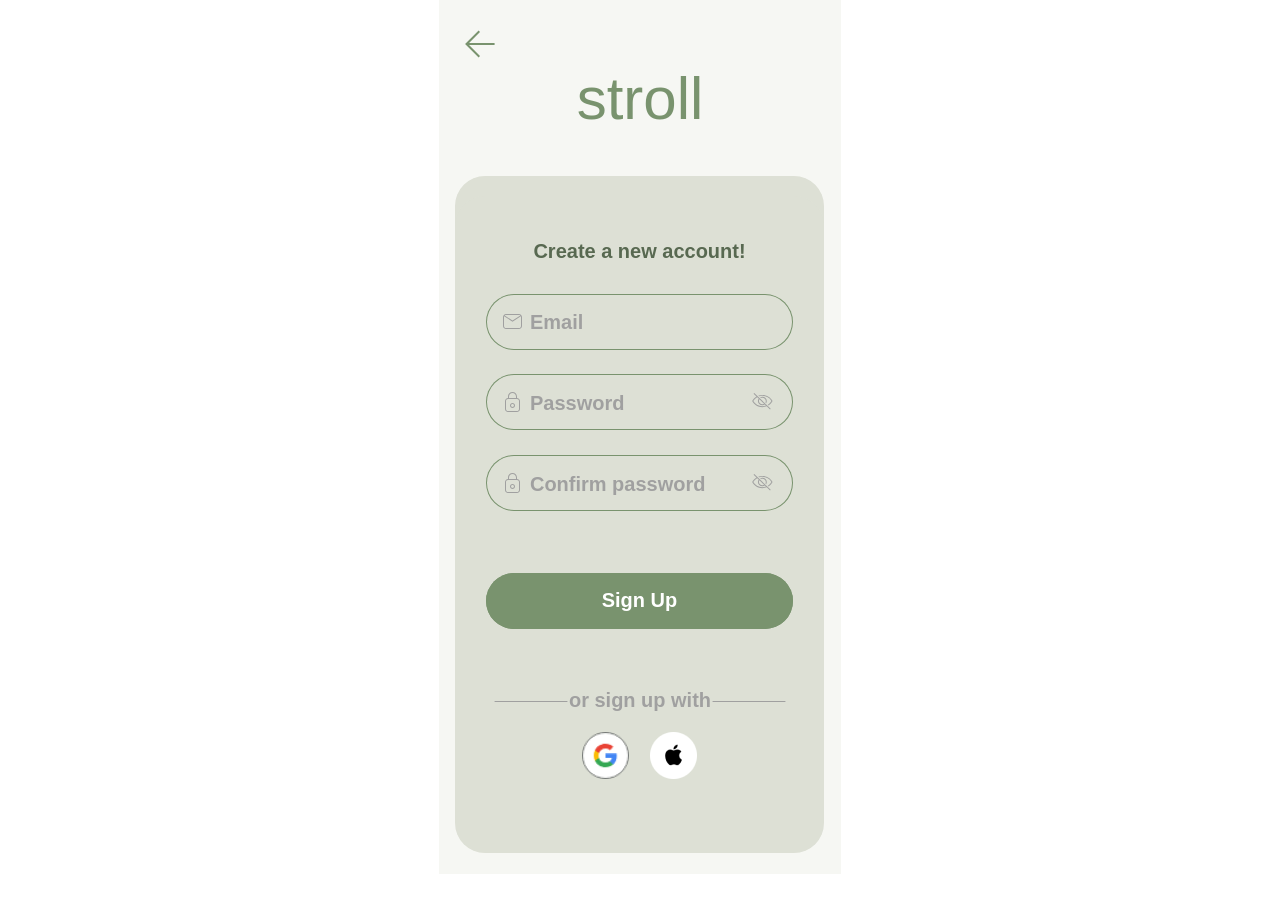
<file: signup.html>
<!DOCTYPE html>
<html lang="en">
<head>
  <meta charset="UTF-8">
  <meta name="viewport" content="width=device-width, initial-scale=1.0">
  <meta name="generator" content="MarkupGen Figma Export">
  <title>Sign Up</title>
  
  
  
  <meta name="description" content="A website exported with MarkupGen.">
  <meta property="og:title" content="Sign Up">
  <meta property="og:description" content="A website exported with MarkupGen.">
  <meta property="og:type" content="website">
  <link rel="stylesheet" href="./styles_signup.css">
</head>
<body>
  <main class="figma-document markup-gen figma-responsive-document">
  <section class="figma-responsive-frame figma-responsive-frame-1" aria-label="Sign Up">
      <div class="fn-45_47" data-figma-id="45:47">
        <div class="fn-45_48" data-figma-id="45:48"></div>

        <div class="fn-61_317" data-figma-id="61:317"></div>

        <p class="fn-45_49" data-figma-id="45:49"><span class="figma-text-content"><span class="ft-txt_45_49">stroll</span></span></p>

        <h3 class="fn-45_50" data-figma-id="45:50"><span class="figma-text-content"><span class="ft-txt_45_50">Create a new account!</span></span></h3>

        <a class="fn-45_53" href="survey.html" aria-label="Sign Up" data-figma-id="45:53">
          <div class="fn-45_76" role="group" data-figma-id="45:76">
            <div class="fn-45_54" data-figma-id="45:54"></div>

            <h3 class="fn-45_55" data-figma-id="45:55"><span class="figma-text-content"><span class="ft-txt_45_55">Sign Up</span></span></h3>
          </div>
        </a>

        <div class="fn-45_56" role="group" data-figma-id="45:56">
          <div class="fn-45_57" data-figma-id="45:57"></div>

          <div class="fn-45_58" data-figma-id="45:58"></div>

          <div class="fn-45_72" data-figma-id="45:72"></div>

          <input class="fn-45_59" data-figma-id="45:59" type="email" name="email" placeholder="Email" autocomplete="email" aria-label="Email">

          <input class="fn-45_60" data-figma-id="45:60" type="password" name="password" placeholder="Password" autocomplete="new-password" aria-label="Password">

          <input class="fn-45_73" data-figma-id="45:73" type="password" name="confirm_password" placeholder="Confirm password" autocomplete="new-password" aria-label="Confirm password">

          <img class="fn-45_61" data-figma-id="45:61" src="./assets/images/vec_45_61.svg" alt="" aria-hidden="true">

          <img class="fn-45_62" data-figma-id="45:62" src="./assets/images/vec_45_62.svg" alt="" aria-hidden="true">

          <img class="fn-45_74" data-figma-id="45:74" src="./assets/images/vec_45_74.svg" alt="" aria-hidden="true">
        </div>

        <img class="fn-45_63" data-figma-id="45:63" src="./assets/images/vec_45_63.svg" alt="" aria-hidden="true">

        <img class="fn-45_75" data-figma-id="45:75" src="./assets/images/vec_45_75.svg" alt="" aria-hidden="true">

        <div class="fn-45_64" role="group" data-figma-id="45:64">
          <div class="fn-45_65" role="group" data-figma-id="45:65">
            <h3 class="fn-45_66" data-figma-id="45:66"><span class="figma-text-content"><span class="ft-txt_45_66">or sign up with</span></span></h3>

            <img class="fn-45_67" data-figma-id="45:67" src="./assets/images/vec_45_67.svg" alt="" aria-hidden="true">

            <img class="fn-45_68" data-figma-id="45:68" src="./assets/images/vec_45_68.svg" alt="" aria-hidden="true">
          </div>

          <div class="fn-45_69" role="group" data-figma-id="45:69">
            <div class="fn-45_70" data-figma-id="45:70"></div>

            <div class="fn-45_71" data-figma-id="45:71"></div>
          </div>
        </div>

        <a class="fn-45_79" href="index.html" aria-label="Back" data-figma-id="45:79"><img src="./assets/images/vec_45_79.svg" alt=""></a>
      </div>
  </section>
</main>
</body>
</html>
</file>
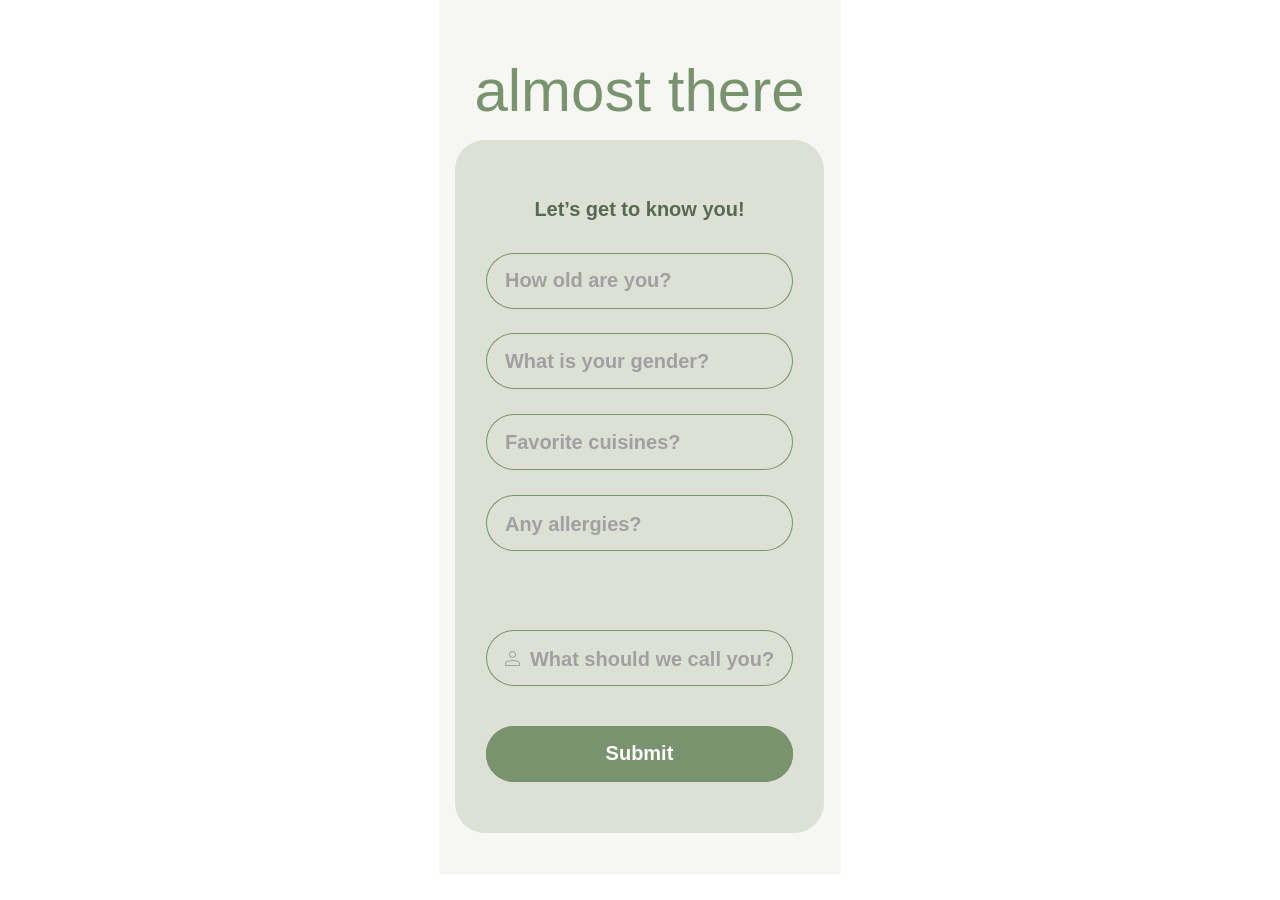
<file: survey.html>
<!DOCTYPE html>
<html lang="en">
<head>
  <meta charset="UTF-8">
  <meta name="viewport" content="width=device-width, initial-scale=1.0">
  <meta name="generator" content="MarkupGen Figma Export">
  <title>Demographics</title>
  
  
  
  <meta name="description" content="A website exported with MarkupGen.">
  <meta property="og:title" content="Demographics">
  <meta property="og:description" content="A website exported with MarkupGen.">
  <meta property="og:type" content="website">
  <link rel="stylesheet" href="./styles_survey.css">
</head>
<body>
  <main class="figma-document markup-gen figma-responsive-document">
  <section class="figma-responsive-frame figma-responsive-frame-1" aria-label="Demographics">
      <div class="fn-48_103" data-figma-id="48:103">
        <div class="fn-48_104" data-figma-id="48:104"></div>

        <p class="fn-48_105" data-figma-id="48:105"><span class="figma-text-content"><span class="ft-txt_48_105">almost there</span></span></p>

        <h3 class="fn-48_106" data-figma-id="48:106"><span class="figma-text-content"><span class="ft-txt_48_106">Let’s get to know you!</span></span></h3>

        <div class="fn-48_107" role="group" data-figma-id="48:107">
          <a class="fn-48_108" href="connect_cal.html" aria-label="Submit" data-figma-id="48:108">
            <div class="fn-48_109" data-figma-id="48:109"></div>

            <h3 class="fn-48_110" data-figma-id="48:110"><span class="figma-text-content"><span class="ft-txt_48_110">Submit</span></span></h3>
          </a>
        </div>

        <div class="fn-48_111" role="group" data-figma-id="48:111">
          <div class="fn-48_112" data-figma-id="48:112"></div>

          <div class="fn-48_113" data-figma-id="48:113"></div>

          <div class="fn-48_136" data-figma-id="48:136"></div>

          <div class="fn-48_114" data-figma-id="48:114"></div>

          <div class="fn-48_133" data-figma-id="48:133"></div>

          <h3 class="fn-48_115" data-figma-id="48:115"><span class="figma-text-content"><span class="ft-txt_48_115">How old are you?</span></span></h3>

          <h3 class="fn-48_116" data-figma-id="48:116"><span class="figma-text-content"><span class="ft-txt_48_116">What is your gender?</span></span></h3>

          <h3 class="fn-48_137" data-figma-id="48:137"><span class="figma-text-content"><span class="ft-txt_48_137">Any allergies?</span></span></h3>

          <h3 class="fn-48_117" data-figma-id="48:117"><span class="figma-text-content"><span class="ft-txt_48_117">Favorite cuisines?</span></span></h3>

          <h3 class="fn-48_134" data-figma-id="48:134"><span class="figma-text-content"><span class="ft-txt_48_134">What should we call you?</span></span></h3>
        </div>

        <img class="fn-48_140" data-figma-id="48:140" src="./assets/images/vec_48_140.svg" alt="" aria-hidden="true">
      </div>
  </section>
</main>
</body>
</html>
</file>
<file: styles.css>
html{font-size:100%}
*,*::before,*::after{box-sizing:border-box}
body > .figma-document,.figma-document{display:flex;flex-direction:column;align-items:center;gap:20px;width:100%;min-width:0;margin:0 auto;padding:0}
.figma-responsive-frame{display:grid;grid-template-columns:100%;grid-template-rows:100%;container-type:size;contain:size layout style;flex:none;min-width:0;min-height:0;overflow:visible;margin:0;padding:0}
.figma-responsive-frame :where(header,footer,nav,article,section,aside,hgroup,h1,h2,h3,h4,h5,h6,p,small,button,figure,figcaption,ul,ol,li,dialog,input,textarea,select,a,span){margin:0;padding:0;border:0;outline:none;background:transparent;font:inherit;color:inherit;text-align:inherit;text-decoration:none;box-sizing:border-box;min-height:0;box-shadow:none;border-radius:0;appearance:none;-webkit-appearance:none;list-style:none}
.figma-responsive-frame :where(input,textarea,select,button):focus,.figma-responsive-frame :where(input,textarea,select,button):focus-visible,.figma-responsive-frame input:focus,.figma-responsive-frame input:focus-visible,.figma-responsive-frame textarea:focus,.figma-responsive-frame textarea:focus-visible{outline:none !important;box-shadow:none}
.figma-responsive-frame :where(a){text-decoration:none;color:inherit}
.figma-responsive-frame :where(article) > :where(header,footer){margin:0;padding:0;border:0;background:transparent}
.figma-text-content{display:block;width:100%;min-width:0}
img{max-width:none}
.figma-responsive-frame-1{width:min(100%,402px);aspect-ratio:402/874}

.fn-39_2{position:relative;grid-area:1/1;width:100%;height:100%;min-width:0;min-height:0;overflow:hidden;background-color:rgba(181,191,161,1);display:grid;grid-template-columns:100%;grid-template-rows:100%}
.fn-40_4{position:relative;grid-area:1/1;align-self:start;justify-self:start;margin-left:29.850746%;margin-top:91.293532%;width:40.298507%;height:11.327231%;min-width:0;min-height:0;font-family:'Afacad',sans-serif;font-weight:400;font-size:14.925373cqw;line-height:19.900498cqw;color:rgba(255,255,255,1);text-align:center;padding:0;word-break:normal;overflow-wrap:normal;white-space:pre;display:flex;align-items:center;flex-wrap:nowrap}
.fn-61_2{position:relative;grid-area:1/1;align-self:start;justify-self:start;margin-left:11.940299%;margin-top:143.781095%;width:76.368159%;height:6.407323%;min-width:0;min-height:0;border-radius:13.432836cqw;display:grid;grid-template-columns:100%;grid-template-rows:100%}
.fn-61_3{position:relative;grid-area:1/1;align-self:start;justify-self:start;margin-left:0%;margin-top:0%;width:100%;height:100%;min-width:0;min-height:0;border-radius:13.432836cqw;display:grid;grid-template-columns:100%;grid-template-rows:100%}
.fn-61_4{position:relative;grid-area:1/1;align-self:start;justify-self:start;margin-left:0%;margin-top:0%;width:100%;height:100%;min-width:0;min-height:0;border-radius:13.432836cqw;background-color:rgba(121,147,110,1);box-shadow:inset 0 0 0 0.248756cqw rgba(121,147,110,1);display:grid;grid-template-columns:100%;grid-template-rows:100%}
.fn-61_5{position:relative;grid-area:1/1;align-self:start;justify-self:start;margin-left:0%;margin-top:0%;width:100%;height:100%;min-width:0;min-height:0;font-family:'Amiri',sans-serif;font-weight:700;font-size:4.975124cqw;line-height:8.746269cqw;color:rgba(255,255,255,1);text-align:center;padding:0;word-break:normal;overflow-wrap:normal;white-space:pre-wrap;display:flex;align-items:center;flex-wrap:nowrap}
.fn-62_2{position:relative;grid-area:1/1;align-self:start;justify-self:start;margin-left:11.940299%;margin-top:124.875622%;width:76.368159%;height:6.407323%;min-width:0;min-height:0;border-radius:13.432836cqw;display:grid;grid-template-columns:100%;grid-template-rows:100%}
.fn-62_3{position:relative;grid-area:1/1;align-self:start;justify-self:start;margin-left:0%;margin-top:0%;width:100%;height:100%;min-width:0;min-height:0;border-radius:13.432836cqw;background-color:rgba(121,147,110,1);box-shadow:inset 0 0 0 0.248756cqw rgba(121,147,110,1);display:grid;grid-template-columns:100%;grid-template-rows:100%}
.fn-62_4{position:relative;grid-area:1/1;align-self:start;justify-self:start;margin-left:0%;margin-top:0%;width:100%;height:100%;min-width:0;min-height:0;font-family:'Amiri',sans-serif;font-weight:700;font-size:4.975124cqw;line-height:8.746269cqw;color:rgba(255,255,255,1);text-align:center;padding:0;word-break:normal;overflow-wrap:normal;white-space:pre-wrap;display:flex;align-items:center;flex-wrap:nowrap}
.fn-47_3{position:relative;grid-area:1/1;align-self:start;justify-self:start;margin-left:7.462687%;margin-top:175.621891%;width:61.19403%;height:10.183066%;min-width:0;min-height:0;background-image:url("./assets/images/fill_nodefill_47_3.png");background-size:100% 100%;background-position:center;background-repeat:no-repeat;display:grid;grid-template-columns:100%;grid-template-rows:100%}
.fn-46_100{position:relative;grid-area:1/1;align-self:start;justify-self:start;margin-left:7.369154%;margin-top:23.347512%;width:61.19403%;height:10.183066%;min-width:0;min-height:0;background-image:url("./assets/images/fill_nodefill_46_100.png");background-size:100% 100%;background-position:center;background-repeat:no-repeat;display:grid;grid-template-columns:100%;grid-template-rows:100%}
.fn-46_99{position:relative;grid-area:1/1;align-self:start;justify-self:start;margin-left:0%;margin-top:185.323383%;width:17.560448%;height:12.151945%;min-width:0;min-height:0;background-image:url("./assets/images/fill_nodefill_46_99.png");background-size:100% 100%;background-position:center;background-repeat:no-repeat;display:grid;grid-template-columns:100%;grid-template-rows:100%}
.fn-46_101{position:relative;grid-area:1/1;align-self:start;justify-self:start;margin-left:0%;margin-top:33.049005%;width:17.466667%;height:12.151945%;min-width:0;min-height:0;background-image:url("./assets/images/fill_nodefill_46_101.png");background-size:100% 100%;background-position:center;background-repeat:no-repeat;display:grid;grid-template-columns:100%;grid-template-rows:100%}
.fn-46_98{position:relative;grid-area:1/1;align-self:start;justify-self:start;margin-left:60.295771%;margin-top:156.254478%;width:39.704229%;height:15.994737%;min-width:0;min-height:0;background-image:url("./assets/images/fill_nodefill_46_98.png");background-size:100% 100%;background-position:center;background-repeat:no-repeat;display:grid;grid-template-columns:100%;grid-template-rows:100%}
.fn-46_102{position:relative;grid-area:1/1;align-self:start;justify-self:start;margin-left:60.202239%;margin-top:3.9801%;width:39.797761%;height:15.994737%;min-width:0;min-height:0;background-image:url("./assets/images/fill_nodefill_46_102.png");background-size:100% 100%;background-position:center;background-repeat:no-repeat;display:grid;grid-template-columns:100%;grid-template-rows:100%}

/* Base reset */
    * { box-sizing: border-box; margin: 0; padding: 0; }
    input:focus, input:focus-visible, textarea:focus, textarea:focus-visible, select:focus, select:focus-visible { outline: none; }
    body { font-family: sans-serif; }
    
    html{font-size:100%}
*,*::before,*::after{box-sizing:border-box}
body > .figma-document,.figma-document{display:flex;flex-direction:column;align-items:center;gap:20px;width:100%;min-width:0;margin:0 auto;padding:0}
.figma-responsive-frame{display:grid;grid-template-columns:100%;grid-template-rows:100%;container-type:size;contain:size layout style;flex:none;min-width:0;min-height:0;overflow:visible;margin:0;padding:0}
.figma-responsive-frame :where(header,footer,nav,article,section,aside,hgroup,h1,h2,h3,h4,h5,h6,p,small,button,figure,figcaption,ul,ol,li,dialog,input,textarea,select,a,span){margin:0;padding:0;border:0;outline:none;background:transparent;font:inherit;color:inherit;text-align:inherit;text-decoration:none;box-sizing:border-box;min-height:0;box-shadow:none;border-radius:0;appearance:none;-webkit-appearance:none;list-style:none}
.figma-responsive-frame :where(input,textarea,select,button):focus,.figma-responsive-frame :where(input,textarea,select,button):focus-visible,.figma-responsive-frame input:focus,.figma-responsive-frame input:focus-visible,.figma-responsive-frame textarea:focus,.figma-responsive-frame textarea:focus-visible{outline:none !important;box-shadow:none}
.figma-responsive-frame :where(a){text-decoration:none;color:inherit}
.figma-responsive-frame :where(article) > :where(header,footer){margin:0;padding:0;border:0;background:transparent}
.figma-text-content{display:block;width:100%;min-width:0}
img{max-width:none}
.figma-responsive-frame-1{width:min(100%,402px);aspect-ratio:402/874}

.fn-39_2{position:relative;grid-area:1/1;width:100%;height:100%;min-width:0;min-height:0;overflow:hidden;background-color:rgba(181,191,161,1);display:grid;grid-template-columns:100%;grid-template-rows:100%}
.fn-40_4{position:relative;grid-area:1/1;align-self:start;justify-self:start;margin-left:29.850746%;margin-top:91.293532%;width:40.298507%;height:11.327231%;min-width:0;min-height:0;font-family:'Afacad',sans-serif;font-weight:400;font-size:14.925373cqw;line-height:19.900498cqw;color:rgba(255,255,255,1);text-align:center;padding:0;word-break:normal;overflow-wrap:normal;white-space:pre;display:flex;align-items:center;flex-wrap:nowrap}
.fn-61_2{position:relative;grid-area:1/1;align-self:start;justify-self:start;margin-left:11.940299%;margin-top:143.781095%;width:76.368159%;height:6.407323%;min-width:0;min-height:0;border-radius:13.432836cqw;display:grid;grid-template-columns:100%;grid-template-rows:100%}
.fn-61_3{position:relative;grid-area:1/1;align-self:start;justify-self:start;margin-left:0%;margin-top:0%;width:100%;height:100%;min-width:0;min-height:0;border-radius:13.432836cqw;display:grid;grid-template-columns:100%;grid-template-rows:100%}
.fn-61_4{position:relative;grid-area:1/1;align-self:start;justify-self:start;margin-left:0%;margin-top:0%;width:100%;height:100%;min-width:0;min-height:0;border-radius:13.432836cqw;background-color:rgba(121,147,110,1);box-shadow:inset 0 0 0 0.248756cqw rgba(121,147,110,1);display:grid;grid-template-columns:100%;grid-template-rows:100%}
.fn-61_5{position:relative;grid-area:1/1;align-self:start;justify-self:start;margin-left:0%;margin-top:0%;width:100%;height:100%;min-width:0;min-height:0;font-family:'Amiri',sans-serif;font-weight:700;font-size:4.975124cqw;line-height:8.746269cqw;color:rgba(255,255,255,1);text-align:center;padding:0;word-break:normal;overflow-wrap:normal;white-space:pre-wrap;display:flex;align-items:center;flex-wrap:nowrap}
.fn-62_2{position:relative;grid-area:1/1;align-self:start;justify-self:start;margin-left:11.940299%;margin-top:124.875622%;width:76.368159%;height:6.407323%;min-width:0;min-height:0;border-radius:13.432836cqw;display:grid;grid-template-columns:100%;grid-template-rows:100%}
.fn-62_3{position:relative;grid-area:1/1;align-self:start;justify-self:start;margin-left:0%;margin-top:0%;width:100%;height:100%;min-width:0;min-height:0;border-radius:13.432836cqw;background-color:rgba(121,147,110,1);box-shadow:inset 0 0 0 0.248756cqw rgba(121,147,110,1);display:grid;grid-template-columns:100%;grid-template-rows:100%}
.fn-62_4{position:relative;grid-area:1/1;align-self:start;justify-self:start;margin-left:0%;margin-top:0%;width:100%;height:100%;min-width:0;min-height:0;font-family:'Amiri',sans-serif;font-weight:700;font-size:4.975124cqw;line-height:8.746269cqw;color:rgba(255,255,255,1);text-align:center;padding:0;word-break:normal;overflow-wrap:normal;white-space:pre-wrap;display:flex;align-items:center;flex-wrap:nowrap}
.fn-47_3{position:relative;grid-area:1/1;align-self:start;justify-self:start;margin-left:7.462687%;margin-top:175.621891%;width:61.19403%;height:10.183066%;min-width:0;min-height:0;background-image:url("./assets/images/fill_nodefill_47_3.png");background-size:100% 100%;background-position:center;background-repeat:no-repeat;display:grid;grid-template-columns:100%;grid-template-rows:100%}
.fn-46_100{position:relative;grid-area:1/1;align-self:start;justify-self:start;margin-left:7.369154%;margin-top:23.347512%;width:61.19403%;height:10.183066%;min-width:0;min-height:0;background-image:url("./assets/images/fill_nodefill_46_100.png");background-size:100% 100%;background-position:center;background-repeat:no-repeat;display:grid;grid-template-columns:100%;grid-template-rows:100%}
.fn-46_99{position:relative;grid-area:1/1;align-self:start;justify-self:start;margin-left:0%;margin-top:185.323383%;width:17.560448%;height:12.151945%;min-width:0;min-height:0;background-image:url("./assets/images/fill_nodefill_46_99.png");background-size:100% 100%;background-position:center;background-repeat:no-repeat;display:grid;grid-template-columns:100%;grid-template-rows:100%}
.fn-46_101{position:relative;grid-area:1/1;align-self:start;justify-self:start;margin-left:0%;margin-top:33.049005%;width:17.466667%;height:12.151945%;min-width:0;min-height:0;background-image:url("./assets/images/fill_nodefill_46_101.png");background-size:100% 100%;background-position:center;background-repeat:no-repeat;display:grid;grid-template-columns:100%;grid-template-rows:100%}
.fn-46_98{position:relative;grid-area:1/1;align-self:start;justify-self:start;margin-left:60.295771%;margin-top:156.254478%;width:39.704229%;height:15.994737%;min-width:0;min-height:0;background-image:url("./assets/images/fill_nodefill_46_98.png");background-size:100% 100%;background-position:center;background-repeat:no-repeat;display:grid;grid-template-columns:100%;grid-template-rows:100%}
.fn-46_102{position:relative;grid-area:1/1;align-self:start;justify-self:start;margin-left:60.202239%;margin-top:3.9801%;width:39.797761%;height:15.994737%;min-width:0;min-height:0;background-image:url("./assets/images/fill_nodefill_46_102.png");background-size:100% 100%;background-position:center;background-repeat:no-repeat;display:grid;grid-template-columns:100%;grid-template-rows:100%}

/* Clickable nav buttons */
a.fn-61_2, a.fn-62_2 { text-decoration: none; color: inherit; cursor: pointer; }
</file>
<file: styles_calendar.css>
html{font-size:100%}
*,*::before,*::after{box-sizing:border-box}
body > .figma-document,.figma-document{display:flex;flex-direction:column;align-items:center;gap:20px;width:100%;min-width:0;margin:0 auto;padding:0}
.figma-responsive-frame{display:grid;grid-template-columns:100%;grid-template-rows:100%;container-type:size;contain:size layout style;flex:none;min-width:0;min-height:0;overflow:visible;margin:0;padding:0}
.figma-responsive-frame :where(header,footer,nav,article,section,aside,hgroup,h1,h2,h3,h4,h5,h6,p,small,button,figure,figcaption,ul,ol,li,dialog,input,textarea,select,a,span){margin:0;padding:0;border:0;outline:none;background:transparent;font:inherit;color:inherit;text-align:inherit;text-decoration:none;box-sizing:border-box;min-height:0;box-shadow:none;border-radius:0;appearance:none;-webkit-appearance:none;list-style:none}
.figma-responsive-frame :where(input,textarea,select,button):focus,.figma-responsive-frame :where(input,textarea,select,button):focus-visible,.figma-responsive-frame input:focus,.figma-responsive-frame input:focus-visible,.figma-responsive-frame textarea:focus,.figma-responsive-frame textarea:focus-visible{outline:none !important;box-shadow:none}
.figma-responsive-frame :where(a){text-decoration:none;color:inherit}
.figma-responsive-frame :where(article) > :where(header,footer){margin:0;padding:0;border:0;background:transparent}
.figma-text-content{display:block;width:100%;min-width:0}
img{max-width:none}
.figma-responsive-frame-1{width:min(100%,402px);aspect-ratio:402/874}

.fn-62_423{position:relative;grid-area:1/1;width:100%;height:100%;min-width:0;min-height:0;overflow:hidden;background-color:rgba(245,247,243,1);display:grid;grid-template-columns:100%;grid-template-rows:100%}
.fn-62_240{position:relative;grid-area:1/1;align-self:start;justify-self:start;margin-left:4.726368%;margin-top:39.303483%;width:90.547264%;height:35.125858%;min-width:0;min-height:0;border-radius:3.9801cqw;background-color:rgba(221,224,213,1);box-shadow:inset 0 0 0 0.248756cqw rgba(217,217,217,1);display:grid;grid-template-columns:100%;grid-template-rows:100%}
.fn-I62_240_4333_9263{position:relative;grid-area:1/1;align-self:start;justify-self:start;margin-left:4.395604%;margin-top:4.395604%;width:91.208791%;height:11.726384%;min-width:0;min-height:0;display:grid;grid-template-columns:100%;grid-template-rows:100%}
.fn-I62_240_4333_9265{position:relative;grid-area:1/1;align-self:start;justify-self:start;margin-left:0%;margin-top:0%;width:10.843373%;height:100%;min-width:0;min-height:0;overflow:hidden;display:block;object-fit:fill}
.fn-I62_240_4333_10869{position:relative;grid-area:1/1;align-self:start;justify-self:start;margin-left:15.662651%;margin-top:1.204819%;width:68.674699%;height:77.777778%;min-width:0;min-height:0;display:grid;grid-template-columns:100%;grid-template-rows:100%}
.fn-I62_240_4333_10869_4333_10648{position:relative;grid-area:1/1;align-self:start;justify-self:start;margin-left:0%;margin-top:0%;width:48.245614%;height:100%;min-width:0;min-height:0;display:grid;grid-template-columns:100%;grid-template-rows:100%}
.fn-I62_240_4333_10869_4333_10648_4333_10560{position:relative;grid-area:1/1;align-self:start;justify-self:start;margin-left:0%;margin-top:0%;width:100%;height:100%;min-width:0;min-height:0;border-radius:1.99005cqw;background-color:rgba(255,255,255,1);box-shadow:inset 0 0 0 0.124378cqw rgba(217,217,217,1),0 0 0 0.124378cqw rgba(217,217,217,1);display:grid;grid-template-columns:100%;grid-template-rows:100%}
.fn-I62_240_4333_10869_4333_10648_4333_10561{position:relative;grid-area:1/1;align-self:start;justify-self:start;margin-left:5.454545%;margin-top:5.454545%;width:67.272727%;height:57.142857%;min-width:0;min-height:0;font-family:'Inter',sans-serif;font-weight:400;font-size:3.9801cqw;line-height:3.9801cqw;color:rgba(30,30,30,1);text-align:left;padding:0;word-break:normal;overflow-wrap:normal;white-space:pre}
.fn-I62_240_4333_10869_4333_10648_4333_10562{position:relative;grid-area:1/1;align-self:start;justify-self:start;margin-left:80%;margin-top:5.454545%;width:14.545455%;height:57.142857%;min-width:0;min-height:0;overflow:hidden;display:block;object-fit:fill}
.fn-I62_240_4333_10869_4333_12222{position:relative;grid-area:1/1;align-self:start;justify-self:start;margin-left:51.754386%;margin-top:0%;width:48.245614%;height:100%;min-width:0;min-height:0;display:grid;grid-template-columns:100%;grid-template-rows:100%}
.fn-I62_240_4333_10869_4333_12222_4333_12204{position:relative;grid-area:1/1;align-self:start;justify-self:start;margin-left:0%;margin-top:0%;width:100%;height:100%;min-width:0;min-height:0;border-radius:1.99005cqw;background-color:rgba(255,255,255,1);box-shadow:inset 0 0 0 0.124378cqw rgba(217,217,217,1),0 0 0 0.124378cqw rgba(217,217,217,1);display:grid;grid-template-columns:100%;grid-template-rows:100%}
.fn-I62_240_4333_10869_4333_12222_4333_12205{position:relative;grid-area:1/1;align-self:start;justify-self:start;margin-left:5.454545%;margin-top:5.454545%;width:67.272727%;height:57.142857%;min-width:0;min-height:0;font-family:'Inter',sans-serif;font-weight:400;font-size:3.9801cqw;line-height:3.9801cqw;color:rgba(30,30,30,1);text-align:left;padding:0;word-break:normal;overflow-wrap:normal;white-space:pre}
.fn-I62_240_4333_10869_4333_12222_4333_12206{position:relative;grid-area:1/1;align-self:start;justify-self:start;margin-left:80%;margin-top:5.454545%;width:14.545455%;height:57.142857%;min-width:0;min-height:0;overflow:hidden;display:block;object-fit:fill}
.fn-I62_240_4333_9266{position:relative;grid-area:1/1;align-self:start;justify-self:start;margin-left:89.156627%;margin-top:0%;width:10.843373%;height:100%;min-width:0;min-height:0;overflow:hidden;display:block;object-fit:fill}
.fn-I62_240_4333_9267{position:relative;grid-area:1/1;align-self:start;justify-self:start;margin-left:10.714286%;margin-top:14.285714%;width:78.571429%;height:78.175896%;min-width:0;min-height:0;display:grid;grid-template-columns:100%;grid-template-rows:100%}
.fn-I62_240_4333_9268{position:relative;grid-area:1/1;align-self:start;justify-self:start;margin-left:0%;margin-top:5.594406%;width:100%;height:8.333333%;min-width:0;min-height:0;display:grid;grid-template-columns:100%;grid-template-rows:100%}
.fn-I62_240_4333_9269{position:relative;grid-area:1/1;align-self:start;justify-self:start;margin-left:0%;margin-top:0%;width:13.986014%;height:100%;min-width:0;min-height:0;display:grid;grid-template-columns:100%;grid-template-rows:100%}
.fn-I62_240_4333_9270{position:relative;grid-area:1/1;align-self:start;justify-self:start;margin-left:31.25%;margin-top:0%;width:37.5%;height:100%;min-width:0;min-height:0;font-family:'Geist',sans-serif;font-weight:400;font-size:2.985075cqw;line-height:4.975124cqw;color:rgba(117,117,117,1);text-align:center;padding:0;word-break:normal;overflow-wrap:normal;white-space:pre;width:max-content;display:flex;align-items:center;flex-wrap:nowrap}
.fn-I62_240_4333_9271{position:relative;grid-area:1/1;align-self:start;justify-self:start;margin-left:14.335664%;margin-top:0%;width:13.986014%;height:100%;min-width:0;min-height:0;display:grid;grid-template-columns:100%;grid-template-rows:100%}
.fn-I62_240_4333_9272{position:relative;grid-area:1/1;align-self:start;justify-self:start;margin-left:27.5%;margin-top:0%;width:45%;height:100%;min-width:0;min-height:0;font-family:'Geist',sans-serif;font-weight:400;font-size:2.985075cqw;line-height:4.975124cqw;color:rgba(117,117,117,1);text-align:center;padding:0;word-break:normal;overflow-wrap:normal;white-space:pre;width:max-content;display:flex;align-items:center;flex-wrap:nowrap}
.fn-I62_240_4333_9273{position:relative;grid-area:1/1;align-self:start;justify-self:start;margin-left:28.671329%;margin-top:0%;width:13.986014%;height:100%;min-width:0;min-height:0;display:grid;grid-template-columns:100%;grid-template-rows:100%}
.fn-I62_240_4333_9274{position:relative;grid-area:1/1;align-self:start;justify-self:start;margin-left:33.75%;margin-top:0%;width:32.5%;height:100%;min-width:0;min-height:0;font-family:'Geist',sans-serif;font-weight:400;font-size:2.985075cqw;line-height:4.975124cqw;color:rgba(117,117,117,1);text-align:center;padding:0;word-break:normal;overflow-wrap:normal;white-space:pre;width:max-content;display:flex;align-items:center;flex-wrap:nowrap}
.fn-I62_240_4333_9275{position:relative;grid-area:1/1;align-self:start;justify-self:start;margin-left:43.006993%;margin-top:0%;width:13.986014%;height:100%;min-width:0;min-height:0;display:grid;grid-template-columns:100%;grid-template-rows:100%}
.fn-I62_240_4333_9276{position:relative;grid-area:1/1;align-self:start;justify-self:start;margin-left:27.5%;margin-top:0%;width:45%;height:100%;min-width:0;min-height:0;font-family:'Geist',sans-serif;font-weight:400;font-size:2.985075cqw;line-height:4.975124cqw;color:rgba(117,117,117,1);text-align:center;padding:0;word-break:normal;overflow-wrap:normal;white-space:pre;width:max-content;display:flex;align-items:center;flex-wrap:nowrap}
.fn-I62_240_4333_9277{position:relative;grid-area:1/1;align-self:start;justify-self:start;margin-left:57.342657%;margin-top:0%;width:13.986014%;height:100%;min-width:0;min-height:0;display:grid;grid-template-columns:100%;grid-template-rows:100%}
.fn-I62_240_4333_9278{position:relative;grid-area:1/1;align-self:start;justify-self:start;margin-left:32.5%;margin-top:0%;width:35%;height:100%;min-width:0;min-height:0;font-family:'Geist',sans-serif;font-weight:400;font-size:2.985075cqw;line-height:4.975124cqw;color:rgba(117,117,117,1);text-align:center;padding:0;word-break:normal;overflow-wrap:normal;white-space:pre;width:max-content;display:flex;align-items:center;flex-wrap:nowrap}
.fn-I62_240_4333_9279{position:relative;grid-area:1/1;align-self:start;justify-self:start;margin-left:71.678322%;margin-top:0%;width:13.986014%;height:100%;min-width:0;min-height:0;display:grid;grid-template-columns:100%;grid-template-rows:100%}
.fn-I62_240_4333_9280{position:relative;grid-area:1/1;align-self:start;justify-self:start;margin-left:35%;margin-top:0%;width:30%;height:100%;min-width:0;min-height:0;font-family:'Geist',sans-serif;font-weight:400;font-size:2.985075cqw;line-height:4.975124cqw;color:rgba(117,117,117,1);text-align:center;padding:0;word-break:normal;overflow-wrap:normal;white-space:pre;width:max-content;display:flex;align-items:center;flex-wrap:nowrap}
.fn-I62_240_4333_9281{position:relative;grid-area:1/1;align-self:start;justify-self:start;margin-left:86.013986%;margin-top:0%;width:13.986014%;height:100%;min-width:0;min-height:0;display:grid;grid-template-columns:100%;grid-template-rows:100%}
.fn-I62_240_4333_9282{position:relative;grid-area:1/1;align-self:start;justify-self:start;margin-left:31.25%;margin-top:0%;width:37.5%;height:100%;min-width:0;min-height:0;font-family:'Geist',sans-serif;font-weight:400;font-size:2.985075cqw;line-height:4.975124cqw;color:rgba(117,117,117,1);text-align:center;padding:0;word-break:normal;overflow-wrap:normal;white-space:pre;width:max-content;display:flex;align-items:center;flex-wrap:nowrap}
.fn-I62_240_4333_9283{position:relative;grid-area:1/1;align-self:start;justify-self:start;margin-left:0%;margin-top:12.587413%;width:100%;height:85%;min-width:0;min-height:0;display:grid;grid-template-columns:100%;grid-template-rows:100%}
.fn-I62_240_4333_9284{position:relative;grid-area:1/1;align-self:start;justify-self:start;margin-left:0%;margin-top:0%;width:100%;height:19.607843%;min-width:0;min-height:0;display:grid;grid-template-columns:100%;grid-template-rows:100%}
.fn-I62_240_4333_9286{position:relative;grid-area:1/1;align-self:start;justify-self:start;margin-left:0%;margin-top:0%;width:13.986014%;height:100%;min-width:0;min-height:0;border-radius:1.99005cqw;display:grid;grid-template-columns:100%;grid-template-rows:100%}
.fn-I62_240_4333_9288{position:relative;grid-area:1/1;align-self:start;justify-self:start;margin-left:14.335664%;margin-top:0%;width:13.986014%;height:100%;min-width:0;min-height:0;border-radius:1.99005cqw;display:grid;grid-template-columns:100%;grid-template-rows:100%}
.fn-I62_240_4333_9288_4333_9361{position:relative;grid-area:1/1;align-self:start;justify-self:start;margin-left:40%;margin-top:22.5%;width:20%;height:55%;min-width:0;min-height:0;font-family:'Inter',sans-serif;font-weight:400;font-size:3.9801cqw;line-height:5.572139cqw;color:rgba(30,30,30,1);text-align:center;padding:0;word-break:normal;overflow-wrap:normal;white-space:pre;width:max-content;display:flex;align-items:center;flex-wrap:nowrap}
.fn-I62_240_4333_9290{position:relative;grid-area:1/1;align-self:start;justify-self:start;margin-left:28.671329%;margin-top:0%;width:13.986014%;height:100%;min-width:0;min-height:0;border-radius:1.99005cqw;display:grid;grid-template-columns:100%;grid-template-rows:100%}
.fn-I62_240_4333_9290_4333_9361{position:relative;grid-area:1/1;align-self:start;justify-self:start;margin-left:37.5%;margin-top:22.5%;width:25%;height:55%;min-width:0;min-height:0;font-family:'Inter',sans-serif;font-weight:400;font-size:3.9801cqw;line-height:5.572139cqw;color:rgba(30,30,30,1);text-align:center;padding:0;word-break:normal;overflow-wrap:normal;white-space:pre;width:max-content;display:flex;align-items:center;flex-wrap:nowrap}
.fn-I62_240_4333_9292{position:relative;grid-area:1/1;align-self:start;justify-self:start;margin-left:43.006993%;margin-top:0%;width:13.986014%;height:100%;min-width:0;min-height:0;border-radius:1.99005cqw;display:grid;grid-template-columns:100%;grid-template-rows:100%}
.fn-I62_240_4333_9292_4333_9361{position:relative;grid-area:1/1;align-self:start;justify-self:start;margin-left:36.25%;margin-top:22.5%;width:27.5%;height:55%;min-width:0;min-height:0;font-family:'Inter',sans-serif;font-weight:400;font-size:3.9801cqw;line-height:5.572139cqw;color:rgba(30,30,30,1);text-align:center;padding:0;word-break:normal;overflow-wrap:normal;white-space:pre;width:max-content;display:flex;align-items:center;flex-wrap:nowrap}
.fn-I62_240_4333_9294{position:relative;grid-area:1/1;align-self:start;justify-self:start;margin-left:57.342657%;margin-top:0%;width:13.986014%;height:100%;min-width:0;min-height:0;border-radius:1.99005cqw;display:grid;grid-template-columns:100%;grid-template-rows:100%}
.fn-I62_240_4333_9294_4333_9361{position:relative;grid-area:1/1;align-self:start;justify-self:start;margin-left:36.25%;margin-top:22.5%;width:27.5%;height:55%;min-width:0;min-height:0;font-family:'Inter',sans-serif;font-weight:400;font-size:3.9801cqw;line-height:5.572139cqw;color:rgba(30,30,30,1);text-align:center;padding:0;word-break:normal;overflow-wrap:normal;white-space:pre;width:max-content;display:flex;align-items:center;flex-wrap:nowrap}
.fn-I62_240_4333_9296{position:relative;grid-area:1/1;align-self:start;justify-self:start;margin-left:71.678322%;margin-top:0%;width:13.986014%;height:100%;min-width:0;min-height:0;border-radius:1.99005cqw;display:grid;grid-template-columns:100%;grid-template-rows:100%}
.fn-I62_240_4333_9296_4333_9361{position:relative;grid-area:1/1;align-self:start;justify-self:start;margin-left:37.5%;margin-top:22.5%;width:25%;height:55%;min-width:0;min-height:0;font-family:'Inter',sans-serif;font-weight:400;font-size:3.9801cqw;line-height:5.572139cqw;color:rgba(30,30,30,1);text-align:center;padding:0;word-break:normal;overflow-wrap:normal;white-space:pre;width:max-content;display:flex;align-items:center;flex-wrap:nowrap}
.fn-I62_240_4333_9298{position:relative;grid-area:1/1;align-self:start;justify-self:start;margin-left:86.013986%;margin-top:0%;width:13.986014%;height:100%;min-width:0;min-height:0;border-radius:1.99005cqw;display:grid;grid-template-columns:100%;grid-template-rows:100%}
.fn-I62_240_4333_9298_4333_9361{position:relative;grid-area:1/1;align-self:start;justify-self:start;margin-left:37.5%;margin-top:22.5%;width:25%;height:55%;min-width:0;min-height:0;font-family:'Inter',sans-serif;font-weight:400;font-size:3.9801cqw;line-height:5.572139cqw;color:rgba(30,30,30,1);text-align:center;padding:0;word-break:normal;overflow-wrap:normal;white-space:pre;width:max-content;display:flex;align-items:center;flex-wrap:nowrap}
.fn-I62_240_4333_9299{position:relative;grid-area:1/1;align-self:start;justify-self:start;margin-left:0%;margin-top:14.335664%;width:100%;height:19.607843%;min-width:0;min-height:0;display:grid;grid-template-columns:100%;grid-template-rows:100%}
.fn-I62_240_4333_9301{position:relative;grid-area:1/1;align-self:start;justify-self:start;margin-left:0%;margin-top:0%;width:13.986014%;height:100%;min-width:0;min-height:0;border-radius:1.99005cqw;display:grid;grid-template-columns:100%;grid-template-rows:100%}
.fn-I62_240_4333_9301_4333_9361{position:relative;grid-area:1/1;align-self:start;justify-self:start;margin-left:37.5%;margin-top:22.5%;width:25%;height:55%;min-width:0;min-height:0;font-family:'Inter',sans-serif;font-weight:400;font-size:3.9801cqw;line-height:5.572139cqw;color:rgba(30,30,30,1);text-align:center;padding:0;word-break:normal;overflow-wrap:normal;white-space:pre;width:max-content;display:flex;align-items:center;flex-wrap:nowrap}
.fn-I62_240_4333_9303{position:relative;grid-area:1/1;align-self:start;justify-self:start;margin-left:14.335664%;margin-top:0%;width:13.986014%;height:100%;min-width:0;min-height:0;border-radius:1.99005cqw;display:grid;grid-template-columns:100%;grid-template-rows:100%}
.fn-I62_240_4333_9303_4333_9361{position:relative;grid-area:1/1;align-self:start;justify-self:start;margin-left:37.5%;margin-top:22.5%;width:25%;height:55%;min-width:0;min-height:0;font-family:'Inter',sans-serif;font-weight:400;font-size:3.9801cqw;line-height:5.572139cqw;color:rgba(30,30,30,1);text-align:center;padding:0;word-break:normal;overflow-wrap:normal;white-space:pre;width:max-content;display:flex;align-items:center;flex-wrap:nowrap}
.fn-I62_240_4333_9305{position:relative;grid-area:1/1;align-self:start;justify-self:start;margin-left:28.671329%;margin-top:0%;width:13.986014%;height:100%;min-width:0;min-height:0;border-radius:1.99005cqw;background-color:rgba(44,44,44,1);display:grid;grid-template-columns:100%;grid-template-rows:100%}
.fn-I62_240_4333_9305_4333_9365{position:relative;grid-area:1/1;align-self:start;justify-self:start;margin-left:37.5%;margin-top:22.5%;width:25%;height:55%;min-width:0;min-height:0;font-family:'Inter',sans-serif;font-weight:400;font-size:3.9801cqw;line-height:5.572139cqw;color:rgba(245,245,245,1);text-align:center;padding:0;word-break:normal;overflow-wrap:normal;white-space:pre;width:max-content;display:flex;align-items:center;flex-wrap:nowrap}
.fn-I62_240_4333_9307{position:relative;grid-area:1/1;align-self:start;justify-self:start;margin-left:43.006993%;margin-top:0%;width:13.986014%;height:100%;min-width:0;min-height:0;border-radius:1.99005cqw;background-color:rgba(44,44,44,0);display:grid;grid-template-columns:100%;grid-template-rows:100%}
.fn-I62_240_4333_9307_4333_9369{position:relative;grid-area:1/1;align-self:start;justify-self:start;margin-left:27.5%;margin-top:22.5%;width:45%;height:55%;min-width:0;min-height:0;font-family:'Inter',sans-serif;font-weight:400;font-size:3.9801cqw;line-height:5.572139cqw;color:rgba(44,44,44,1);text-align:center;padding:0;word-break:normal;overflow-wrap:normal;white-space:pre;width:max-content;display:flex;align-items:center;flex-wrap:nowrap}
.fn-I62_240_4333_9309{position:relative;grid-area:1/1;align-self:start;justify-self:start;margin-left:57.342657%;margin-top:0%;width:13.986014%;height:100%;min-width:0;min-height:0;border-radius:1.99005cqw;background-color:rgba(44,44,44,0);display:grid;grid-template-columns:100%;grid-template-rows:100%}
.fn-I62_240_4333_9309_4333_9369{position:relative;grid-area:1/1;align-self:start;justify-self:start;margin-left:31.25%;margin-top:22.5%;width:37.5%;height:55%;min-width:0;min-height:0;font-family:'Inter',sans-serif;font-weight:400;font-size:3.9801cqw;line-height:5.572139cqw;color:rgba(44,44,44,1);text-align:center;padding:0;word-break:normal;overflow-wrap:normal;white-space:pre;width:max-content;display:flex;align-items:center;flex-wrap:nowrap}
.fn-I62_240_4333_9311{position:relative;grid-area:1/1;align-self:start;justify-self:start;margin-left:71.678322%;margin-top:0%;width:13.986014%;height:100%;min-width:0;min-height:0;border-radius:1.99005cqw;background-color:rgba(44,44,44,0);display:grid;grid-template-columns:100%;grid-template-rows:100%}
.fn-I62_240_4333_9311_4333_9369{position:relative;grid-area:1/1;align-self:start;justify-self:start;margin-left:27.5%;margin-top:22.5%;width:45%;height:55%;min-width:0;min-height:0;font-family:'Inter',sans-serif;font-weight:400;font-size:3.9801cqw;line-height:5.572139cqw;color:rgba(44,44,44,1);text-align:center;padding:0;word-break:normal;overflow-wrap:normal;white-space:pre;width:max-content;display:flex;align-items:center;flex-wrap:nowrap}
.fn-I62_240_4333_9313{position:relative;grid-area:1/1;align-self:start;justify-self:start;margin-left:86.013986%;margin-top:0%;width:13.986014%;height:100%;min-width:0;min-height:0;border-radius:1.99005cqw;background-color:rgba(30,30,30,0);display:grid;grid-template-columns:100%;grid-template-rows:100%}
.fn-I62_240_4333_9313_4333_9365{position:relative;grid-area:1/1;align-self:start;justify-self:start;margin-left:27.5%;margin-top:22.5%;width:45%;height:55%;min-width:0;min-height:0;font-family:'Inter',sans-serif;font-weight:400;font-size:3.9801cqw;line-height:5.572139cqw;color:rgba(44,44,44,1);text-align:center;padding:0;word-break:normal;overflow-wrap:normal;white-space:pre;width:max-content;display:flex;align-items:center;flex-wrap:nowrap}
.fn-I62_240_4333_9314{position:relative;grid-area:1/1;align-self:start;justify-self:start;margin-left:0%;margin-top:28.671329%;width:100%;height:19.607843%;min-width:0;min-height:0;display:grid;grid-template-columns:100%;grid-template-rows:100%}
.fn-I62_240_4333_9316{position:relative;grid-area:1/1;align-self:start;justify-self:start;margin-left:0%;margin-top:0%;width:13.986014%;height:100%;min-width:0;min-height:0;border-radius:1.99005cqw;display:grid;grid-template-columns:100%;grid-template-rows:100%}
.fn-I62_240_4333_9316_4333_9361{position:relative;grid-area:1/1;align-self:start;justify-self:start;margin-left:27.5%;margin-top:22.5%;width:45%;height:55%;min-width:0;min-height:0;font-family:'Inter',sans-serif;font-weight:400;font-size:3.9801cqw;line-height:5.572139cqw;color:rgba(30,30,30,1);text-align:center;padding:0;word-break:normal;overflow-wrap:normal;white-space:pre;width:max-content;display:flex;align-items:center;flex-wrap:nowrap}
.fn-I62_240_4333_9318{position:relative;grid-area:1/1;align-self:start;justify-self:start;margin-left:14.335664%;margin-top:0%;width:13.986014%;height:100%;min-width:0;min-height:0;border-radius:1.99005cqw;display:grid;grid-template-columns:100%;grid-template-rows:100%}
.fn-I62_240_4333_9318_4333_9361{position:relative;grid-area:1/1;align-self:start;justify-self:start;margin-left:27.5%;margin-top:22.5%;width:45%;height:55%;min-width:0;min-height:0;font-family:'Inter',sans-serif;font-weight:400;font-size:3.9801cqw;line-height:5.572139cqw;color:rgba(30,30,30,1);text-align:center;padding:0;word-break:normal;overflow-wrap:normal;white-space:pre;width:max-content;display:flex;align-items:center;flex-wrap:nowrap}
.fn-I62_240_4333_9320{position:relative;grid-area:1/1;align-self:start;justify-self:start;margin-left:28.671329%;margin-top:0%;width:13.986014%;height:100%;min-width:0;min-height:0;border-radius:1.99005cqw;display:grid;grid-template-columns:100%;grid-template-rows:100%}
.fn-I62_240_4333_9320_4333_9361{position:relative;grid-area:1/1;align-self:start;justify-self:start;margin-left:27.5%;margin-top:22.5%;width:45%;height:55%;min-width:0;min-height:0;font-family:'Inter',sans-serif;font-weight:400;font-size:3.9801cqw;line-height:5.572139cqw;color:rgba(30,30,30,1);text-align:center;padding:0;word-break:normal;overflow-wrap:normal;white-space:pre;width:max-content;display:flex;align-items:center;flex-wrap:nowrap}
.fn-I62_240_4333_9322{position:relative;grid-area:1/1;align-self:start;justify-self:start;margin-left:43.006993%;margin-top:0%;width:13.986014%;height:100%;min-width:0;min-height:0;border-radius:1.99005cqw;display:grid;grid-template-columns:100%;grid-template-rows:100%}
.fn-I62_240_4333_9322_4333_9361{position:relative;grid-area:1/1;align-self:start;justify-self:start;margin-left:28.75%;margin-top:22.5%;width:42.5%;height:55%;min-width:0;min-height:0;font-family:'Inter',sans-serif;font-weight:400;font-size:3.9801cqw;line-height:5.572139cqw;color:rgba(30,30,30,1);text-align:center;padding:0;word-break:normal;overflow-wrap:normal;white-space:pre;width:max-content;display:flex;align-items:center;flex-wrap:nowrap}
.fn-I62_240_4333_9324{position:relative;grid-area:1/1;align-self:start;justify-self:start;margin-left:57.342657%;margin-top:0%;width:13.986014%;height:100%;min-width:0;min-height:0;border-radius:1.99005cqw;display:grid;grid-template-columns:100%;grid-template-rows:100%}
.fn-I62_240_4333_9324_4333_9361{position:relative;grid-area:1/1;align-self:start;justify-self:start;margin-left:27.5%;margin-top:22.5%;width:45%;height:55%;min-width:0;min-height:0;font-family:'Inter',sans-serif;font-weight:400;font-size:3.9801cqw;line-height:5.572139cqw;color:rgba(30,30,30,1);text-align:center;padding:0;word-break:normal;overflow-wrap:normal;white-space:pre;width:max-content;display:flex;align-items:center;flex-wrap:nowrap}
.fn-I62_240_4333_9326{position:relative;grid-area:1/1;align-self:start;justify-self:start;margin-left:71.678322%;margin-top:0%;width:13.986014%;height:100%;min-width:0;min-height:0;border-radius:1.99005cqw;display:grid;grid-template-columns:100%;grid-template-rows:100%}
.fn-I62_240_4333_9326_4333_9361{position:relative;grid-area:1/1;align-self:start;justify-self:start;margin-left:27.5%;margin-top:22.5%;width:45%;height:55%;min-width:0;min-height:0;font-family:'Inter',sans-serif;font-weight:400;font-size:3.9801cqw;line-height:5.572139cqw;color:rgba(30,30,30,1);text-align:center;padding:0;word-break:normal;overflow-wrap:normal;white-space:pre;width:max-content;display:flex;align-items:center;flex-wrap:nowrap}
.fn-I62_240_4333_9328{position:relative;grid-area:1/1;align-self:start;justify-self:start;margin-left:86.013986%;margin-top:0%;width:13.986014%;height:100%;min-width:0;min-height:0;border-radius:1.99005cqw;display:grid;grid-template-columns:100%;grid-template-rows:100%}
.fn-I62_240_4333_9328_4333_9361{position:relative;grid-area:1/1;align-self:start;justify-self:start;margin-left:25%;margin-top:22.5%;width:50%;height:55%;min-width:0;min-height:0;font-family:'Inter',sans-serif;font-weight:400;font-size:3.9801cqw;line-height:5.572139cqw;color:rgba(30,30,30,1);text-align:center;padding:0;word-break:normal;overflow-wrap:normal;white-space:pre;width:max-content;display:flex;align-items:center;flex-wrap:nowrap}
.fn-I62_240_4333_9329{position:relative;grid-area:1/1;align-self:start;justify-self:start;margin-left:0%;margin-top:43.006993%;width:100%;height:19.607843%;min-width:0;min-height:0;display:grid;grid-template-columns:100%;grid-template-rows:100%}
.fn-I62_240_4333_9331{position:relative;grid-area:1/1;align-self:start;justify-self:start;margin-left:0%;margin-top:0%;width:13.986014%;height:100%;min-width:0;min-height:0;border-radius:1.99005cqw;display:grid;grid-template-columns:100%;grid-template-rows:100%}
.fn-I62_240_4333_9331_4333_9361{position:relative;grid-area:1/1;align-self:start;justify-self:start;margin-left:27.5%;margin-top:22.5%;width:45%;height:55%;min-width:0;min-height:0;font-family:'Inter',sans-serif;font-weight:400;font-size:3.9801cqw;line-height:5.572139cqw;color:rgba(30,30,30,1);text-align:center;padding:0;word-break:normal;overflow-wrap:normal;white-space:pre;width:max-content;display:flex;align-items:center;flex-wrap:nowrap}
.fn-I62_240_4333_9333{position:relative;grid-area:1/1;align-self:start;justify-self:start;margin-left:14.335664%;margin-top:0%;width:13.986014%;height:100%;min-width:0;min-height:0;border-radius:1.99005cqw;display:grid;grid-template-columns:100%;grid-template-rows:100%}
.fn-I62_240_4333_9333_4333_9361{position:relative;grid-area:1/1;align-self:start;justify-self:start;margin-left:25%;margin-top:22.5%;width:50%;height:55%;min-width:0;min-height:0;font-family:'Inter',sans-serif;font-weight:400;font-size:3.9801cqw;line-height:5.572139cqw;color:rgba(30,30,30,1);text-align:center;padding:0;word-break:normal;overflow-wrap:normal;white-space:pre;width:max-content;display:flex;align-items:center;flex-wrap:nowrap}
.fn-I62_240_4333_9335{position:relative;grid-area:1/1;align-self:start;justify-self:start;margin-left:28.671329%;margin-top:0%;width:13.986014%;height:100%;min-width:0;min-height:0;border-radius:1.99005cqw;display:grid;grid-template-columns:100%;grid-template-rows:100%}
.fn-I62_240_4333_9335_4333_9361{position:relative;grid-area:1/1;align-self:start;justify-self:start;margin-left:25%;margin-top:22.5%;width:50%;height:55%;min-width:0;min-height:0;font-family:'Inter',sans-serif;font-weight:400;font-size:3.9801cqw;line-height:5.572139cqw;color:rgba(30,30,30,1);text-align:center;padding:0;word-break:normal;overflow-wrap:normal;white-space:pre;width:max-content;display:flex;align-items:center;flex-wrap:nowrap}
.fn-I62_240_4333_9337{position:relative;grid-area:1/1;align-self:start;justify-self:start;margin-left:43.006993%;margin-top:0%;width:13.986014%;height:100%;min-width:0;min-height:0;border-radius:1.99005cqw;display:grid;grid-template-columns:100%;grid-template-rows:100%}
.fn-I62_240_4333_9337_4333_9361{position:relative;grid-area:1/1;align-self:start;justify-self:start;margin-left:25%;margin-top:22.5%;width:50%;height:55%;min-width:0;min-height:0;font-family:'Inter',sans-serif;font-weight:400;font-size:3.9801cqw;line-height:5.572139cqw;color:rgba(30,30,30,1);text-align:center;padding:0;word-break:normal;overflow-wrap:normal;white-space:pre;width:max-content;display:flex;align-items:center;flex-wrap:nowrap}
.fn-I62_240_4333_9339{position:relative;grid-area:1/1;align-self:start;justify-self:start;margin-left:57.342657%;margin-top:0%;width:13.986014%;height:100%;min-width:0;min-height:0;border-radius:1.99005cqw;display:grid;grid-template-columns:100%;grid-template-rows:100%}
.fn-I62_240_4333_9339_4333_9361{position:relative;grid-area:1/1;align-self:start;justify-self:start;margin-left:25%;margin-top:22.5%;width:50%;height:55%;min-width:0;min-height:0;font-family:'Inter',sans-serif;font-weight:400;font-size:3.9801cqw;line-height:5.572139cqw;color:rgba(30,30,30,1);text-align:center;padding:0;word-break:normal;overflow-wrap:normal;white-space:pre;width:max-content;display:flex;align-items:center;flex-wrap:nowrap}
.fn-I62_240_4333_9341{position:relative;grid-area:1/1;align-self:start;justify-self:start;margin-left:71.678322%;margin-top:0%;width:13.986014%;height:100%;min-width:0;min-height:0;border-radius:1.99005cqw;display:grid;grid-template-columns:100%;grid-template-rows:100%}
.fn-I62_240_4333_9341_4333_9361{position:relative;grid-area:1/1;align-self:start;justify-self:start;margin-left:25%;margin-top:22.5%;width:50%;height:55%;min-width:0;min-height:0;font-family:'Inter',sans-serif;font-weight:400;font-size:3.9801cqw;line-height:5.572139cqw;color:rgba(30,30,30,1);text-align:center;padding:0;word-break:normal;overflow-wrap:normal;white-space:pre;width:max-content;display:flex;align-items:center;flex-wrap:nowrap}
.fn-I62_240_4333_9343{position:relative;grid-area:1/1;align-self:start;justify-self:start;margin-left:86.013986%;margin-top:0%;width:13.986014%;height:100%;min-width:0;min-height:0;border-radius:1.99005cqw;display:grid;grid-template-columns:100%;grid-template-rows:100%}
.fn-I62_240_4333_9343_4333_9361{position:relative;grid-area:1/1;align-self:start;justify-self:start;margin-left:26.25%;margin-top:22.5%;width:47.5%;height:55%;min-width:0;min-height:0;font-family:'Inter',sans-serif;font-weight:400;font-size:3.9801cqw;line-height:5.572139cqw;color:rgba(30,30,30,1);text-align:center;padding:0;word-break:normal;overflow-wrap:normal;white-space:pre;width:max-content;display:flex;align-items:center;flex-wrap:nowrap}
.fn-I62_240_4333_9344{position:relative;grid-area:1/1;align-self:start;justify-self:start;margin-left:0%;margin-top:57.342657%;width:100%;height:19.607843%;min-width:0;min-height:0;display:grid;grid-template-columns:100%;grid-template-rows:100%}
.fn-I62_240_4333_9346{position:relative;grid-area:1/1;align-self:start;justify-self:start;margin-left:0%;margin-top:0%;width:13.986014%;height:100%;min-width:0;min-height:0;border-radius:1.99005cqw;display:grid;grid-template-columns:100%;grid-template-rows:100%}
.fn-I62_240_4333_9346_4333_9361{position:relative;grid-area:1/1;align-self:start;justify-self:start;margin-left:25%;margin-top:22.5%;width:50%;height:55%;min-width:0;min-height:0;font-family:'Inter',sans-serif;font-weight:400;font-size:3.9801cqw;line-height:5.572139cqw;color:rgba(30,30,30,1);text-align:center;padding:0;word-break:normal;overflow-wrap:normal;white-space:pre;width:max-content;display:flex;align-items:center;flex-wrap:nowrap}
.fn-I62_240_4333_9348{position:relative;grid-area:1/1;align-self:start;justify-self:start;margin-left:14.335664%;margin-top:0%;width:13.986014%;height:100%;min-width:0;min-height:0;border-radius:1.99005cqw;display:grid;grid-template-columns:100%;grid-template-rows:100%}
.fn-I62_240_4333_9348_4333_9361{position:relative;grid-area:1/1;align-self:start;justify-self:start;margin-left:25%;margin-top:22.5%;width:50%;height:55%;min-width:0;min-height:0;font-family:'Inter',sans-serif;font-weight:400;font-size:3.9801cqw;line-height:5.572139cqw;color:rgba(30,30,30,1);text-align:center;padding:0;word-break:normal;overflow-wrap:normal;white-space:pre;width:max-content;display:flex;align-items:center;flex-wrap:nowrap}
.fn-I62_240_4333_9350{position:relative;grid-area:1/1;align-self:start;justify-self:start;margin-left:28.671329%;margin-top:0%;width:13.986014%;height:100%;min-width:0;min-height:0;border-radius:1.99005cqw;display:grid;grid-template-columns:100%;grid-template-rows:100%}
.fn-I62_240_4333_9350_4333_9361{position:relative;grid-area:1/1;align-self:start;justify-self:start;margin-left:23.75%;margin-top:22.5%;width:52.5%;height:55%;min-width:0;min-height:0;font-family:'Inter',sans-serif;font-weight:400;font-size:3.9801cqw;line-height:5.572139cqw;color:rgba(30,30,30,1);text-align:center;padding:0;word-break:normal;overflow-wrap:normal;white-space:pre;width:max-content;display:flex;align-items:center;flex-wrap:nowrap}
.fn-I62_240_4333_9352{position:relative;grid-area:1/1;align-self:start;justify-self:start;margin-left:43.006993%;margin-top:0%;width:13.986014%;height:100%;min-width:0;min-height:0;border-radius:1.99005cqw;display:grid;grid-template-columns:100%;grid-template-rows:100%}
.fn-I62_240_4333_9352_4333_9367{position:relative;grid-area:1/1;align-self:start;justify-self:start;margin-left:40%;margin-top:22.5%;width:20%;height:55%;min-width:0;min-height:0;font-family:'Inter',sans-serif;font-weight:400;font-size:3.9801cqw;line-height:5.572139cqw;color:rgba(179,179,179,1);text-align:center;padding:0;word-break:normal;overflow-wrap:normal;white-space:pre;width:max-content;display:flex;align-items:center;flex-wrap:nowrap}
.fn-I62_240_4333_9354{position:relative;grid-area:1/1;align-self:start;justify-self:start;margin-left:57.342657%;margin-top:0%;width:13.986014%;height:100%;min-width:0;min-height:0;border-radius:1.99005cqw;display:grid;grid-template-columns:100%;grid-template-rows:100%}
.fn-I62_240_4333_9354_4333_9367{position:relative;grid-area:1/1;align-self:start;justify-self:start;margin-left:37.5%;margin-top:22.5%;width:25%;height:55%;min-width:0;min-height:0;font-family:'Inter',sans-serif;font-weight:400;font-size:3.9801cqw;line-height:5.572139cqw;color:rgba(179,179,179,1);text-align:center;padding:0;word-break:normal;overflow-wrap:normal;white-space:pre;width:max-content;display:flex;align-items:center;flex-wrap:nowrap}
.fn-I62_240_4333_9356{position:relative;grid-area:1/1;align-self:start;justify-self:start;margin-left:71.678322%;margin-top:0%;width:13.986014%;height:100%;min-width:0;min-height:0;border-radius:1.99005cqw;display:grid;grid-template-columns:100%;grid-template-rows:100%}
.fn-I62_240_4333_9356_4333_9367{position:relative;grid-area:1/1;align-self:start;justify-self:start;margin-left:36.25%;margin-top:22.5%;width:27.5%;height:55%;min-width:0;min-height:0;font-family:'Inter',sans-serif;font-weight:400;font-size:3.9801cqw;line-height:5.572139cqw;color:rgba(179,179,179,1);text-align:center;padding:0;word-break:normal;overflow-wrap:normal;white-space:pre;width:max-content;display:flex;align-items:center;flex-wrap:nowrap}
.fn-I62_240_4333_9358{position:relative;grid-area:1/1;align-self:start;justify-self:start;margin-left:86.013986%;margin-top:0%;width:13.986014%;height:100%;min-width:0;min-height:0;border-radius:1.99005cqw;display:grid;grid-template-columns:100%;grid-template-rows:100%}
.fn-I62_240_4333_9358_4333_9367{position:relative;grid-area:1/1;align-self:start;justify-self:start;margin-left:36.25%;margin-top:22.5%;width:27.5%;height:55%;min-width:0;min-height:0;font-family:'Inter',sans-serif;font-weight:400;font-size:3.9801cqw;line-height:5.572139cqw;color:rgba(179,179,179,1);text-align:center;padding:0;word-break:normal;overflow-wrap:normal;white-space:pre;width:max-content;display:flex;align-items:center;flex-wrap:nowrap}
.fn-61_314{position:relative;grid-area:1/1;align-self:start;justify-self:start;margin-left:18.159204%;margin-top:12.189055%;width:62.935323%;height:11.327231%;min-width:0;min-height:0;font-family:'Afacad',sans-serif;font-weight:400;font-size:14.925373cqw;line-height:19.900498cqw;color:rgba(121,147,110,1);text-align:center;padding:0;word-break:normal;overflow-wrap:normal;white-space:pre;display:flex;align-items:center;flex-wrap:nowrap}
.fn-61_316{position:relative;grid-area:1/1;align-self:start;justify-self:start;margin-left:4.726368%;margin-top:116.169154%;width:90.547264%;height:6.407323%;min-width:0;min-height:0;font-family:'Amiri',sans-serif;font-weight:700;font-size:4.975124cqw;line-height:8.746269cqw;color:rgba(88,105,81,1);text-align:left;padding:0;word-break:normal;overflow-wrap:normal;white-space:pre-wrap;display:flex;align-items:center;flex-wrap:nowrap}
.fn-61_318{position:relative;grid-area:1/1;align-self:start;justify-self:start;margin-left:3.9801%;margin-top:4.477612%;width:12.437811%;height:5.720824%;min-width:0;min-height:0;overflow:hidden;display:block;object-fit:fill}
.fn-61_321{position:relative;grid-area:1/1;align-self:start;justify-self:start;margin-left:4.726368%;margin-top:134.328358%;width:90.298507%;height:8.009153%;min-width:0;min-height:0;border-radius:7.462687cqw;display:grid;grid-template-columns:100%;grid-template-rows:100%}
.fn-61_322{position:relative;grid-area:1/1;align-self:start;justify-self:start;margin-left:0%;margin-top:0%;width:100%;height:100%;min-width:0;min-height:0;border-radius:7.462687cqw;background-color:rgba(221,224,213,1);box-shadow:inset 0 0 0 0.248756cqw rgba(121,147,110,1);display:grid;grid-template-columns:100%;grid-template-rows:100%}
.fn-61_323{position:relative;grid-area:1/1;align-self:start;justify-self:start;margin-left:4.958678%;margin-top:1.106336%;width:90.082645%;height:54.368571%;min-width:0;min-height:0;font-family:'Amiri',sans-serif;font-weight:700;font-size:7.21393cqw;line-height:12.68209cqw;color:rgba(88,105,81,1);text-align:center;padding:0;word-break:normal;overflow-wrap:normal;white-space:pre;display:flex;align-items:center;flex-wrap:nowrap}
.fn-61_324{position:relative;grid-area:1/1;align-self:start;justify-self:start;margin-left:4.958678%;margin-top:8.700551%;width:90.082645%;height:54.368571%;min-width:0;min-height:0;font-family:'Amiri',sans-serif;font-weight:700;font-size:4.726368cqw;line-height:8.308955cqw;color:rgba(160,160,160,1);text-align:center;padding:0;word-break:normal;overflow-wrap:normal;white-space:pre;display:flex;align-items:center;flex-wrap:nowrap}
.fn-62_573{position:relative;grid-area:1/1;align-self:start;justify-self:start;margin-left:4.975124%;margin-top:178.109453%;width:90.298507%;height:8.009153%;min-width:0;min-height:0;border-radius:7.462687cqw;display:grid;grid-template-columns:100%;grid-template-rows:100%}
.fn-62_574{position:relative;grid-area:1/1;align-self:start;justify-self:start;margin-left:0%;margin-top:0%;width:100%;height:100%;min-width:0;min-height:0;border-radius:7.462687cqw;background-color:rgba(221,224,213,1);box-shadow:inset 0 0 0 0.248756cqw rgba(121,147,110,1);display:grid;grid-template-columns:100%;grid-template-rows:100%}
.fn-62_575{position:relative;grid-area:1/1;align-self:start;justify-self:start;margin-left:4.958678%;margin-top:1.106336%;width:90.082645%;height:54.368571%;min-width:0;min-height:0;font-family:'Amiri',sans-serif;font-weight:700;font-size:7.21393cqw;line-height:12.68209cqw;color:rgba(88,105,81,1);text-align:center;padding:0;word-break:normal;overflow-wrap:normal;white-space:pre;display:flex;align-items:center;flex-wrap:nowrap}
.fn-62_576{position:relative;grid-area:1/1;align-self:start;justify-self:start;margin-left:4.958678%;margin-top:8.700551%;width:90.082645%;height:54.368571%;min-width:0;min-height:0;font-family:'Amiri',sans-serif;font-weight:700;font-size:4.726368cqw;line-height:8.308955cqw;color:rgba(160,160,160,1);text-align:center;padding:0;word-break:normal;overflow-wrap:normal;white-space:pre;display:flex;align-items:center;flex-wrap:nowrap}
.fn-62_578{position:relative;grid-area:1/1;align-self:start;justify-self:start;margin-left:4.726368%;margin-top:156.218905%;width:90.298507%;height:8.009153%;min-width:0;min-height:0;border-radius:7.462687cqw;display:grid;grid-template-columns:100%;grid-template-rows:100%}
.fn-62_579{position:relative;grid-area:1/1;align-self:start;justify-self:start;margin-left:0%;margin-top:0%;width:100%;height:100%;min-width:0;min-height:0;border-radius:7.462687cqw;background-color:rgba(221,224,213,1);box-shadow:inset 0 0 0 0.248756cqw rgba(121,147,110,1);display:grid;grid-template-columns:100%;grid-template-rows:100%}
.fn-62_580{position:relative;grid-area:1/1;align-self:start;justify-self:start;margin-left:4.958678%;margin-top:1.106336%;width:90.082645%;height:54.368571%;min-width:0;min-height:0;font-family:'Amiri',sans-serif;font-weight:700;font-size:7.21393cqw;line-height:12.68209cqw;color:rgba(88,105,81,1);text-align:center;padding:0;word-break:normal;overflow-wrap:normal;white-space:pre;display:flex;align-items:center;flex-wrap:nowrap}
.fn-62_581{position:relative;grid-area:1/1;align-self:start;justify-self:start;margin-left:4.958678%;margin-top:8.700551%;width:90.082645%;height:54.368571%;min-width:0;min-height:0;font-family:'Amiri',sans-serif;font-weight:700;font-size:4.726368cqw;line-height:8.308955cqw;color:rgba(160,160,160,1);text-align:center;padding:0;word-break:normal;overflow-wrap:normal;white-space:pre;display:flex;align-items:center;flex-wrap:nowrap}
.fn-62_572{position:relative;grid-area:1/1;align-self:start;justify-self:start;margin-left:4.975124%;margin-top:127.61194%;width:18.656716%;height:0.228833%;min-width:0;min-height:0;display:block;object-fit:fill}
.fn-61_340{position:relative;grid-area:1/1;align-self:start;justify-self:start;margin-left:85.572139%;margin-top:6.965174%;width:7.462687%;height:3.432494%;min-width:0;min-height:0;display:block;object-fit:fill}

/* Base reset */
    * { box-sizing: border-box; margin: 0; padding: 0; }
    input:focus, input:focus-visible, textarea:focus, textarea:focus-visible, select:focus, select:focus-visible { outline: none; }
    body { font-family: sans-serif; }
    
    html{font-size:100%}
*,*::before,*::after{box-sizing:border-box}
body > .figma-document,.figma-document{display:flex;flex-direction:column;align-items:center;gap:20px;width:100%;min-width:0;margin:0 auto;padding:0}
.figma-responsive-frame{display:grid;grid-template-columns:100%;grid-template-rows:100%;container-type:size;contain:size layout style;flex:none;min-width:0;min-height:0;overflow:visible;margin:0;padding:0}
.figma-responsive-frame :where(header,footer,nav,article,section,aside,hgroup,h1,h2,h3,h4,h5,h6,p,small,button,figure,figcaption,ul,ol,li,dialog,input,textarea,select,a,span){margin:0;padding:0;border:0;outline:none;background:transparent;font:inherit;color:inherit;text-align:inherit;text-decoration:none;box-sizing:border-box;min-height:0;box-shadow:none;border-radius:0;appearance:none;-webkit-appearance:none;list-style:none}
.figma-responsive-frame :where(input,textarea,select,button):focus,.figma-responsive-frame :where(input,textarea,select,button):focus-visible,.figma-responsive-frame input:focus,.figma-responsive-frame input:focus-visible,.figma-responsive-frame textarea:focus,.figma-responsive-frame textarea:focus-visible{outline:none !important;box-shadow:none}
.figma-responsive-frame :where(a){text-decoration:none;color:inherit}
.figma-responsive-frame :where(article) > :where(header,footer){margin:0;padding:0;border:0;background:transparent}
.figma-text-content{display:block;width:100%;min-width:0}
img{max-width:none}
.figma-responsive-frame-1{width:min(100%,402px);aspect-ratio:402/874}

.fn-62_423{position:relative;grid-area:1/1;width:100%;height:100%;min-width:0;min-height:0;overflow:hidden;background-color:rgba(245,247,243,1);display:grid;grid-template-columns:100%;grid-template-rows:100%}
.fn-62_240{position:relative;grid-area:1/1;align-self:start;justify-self:start;margin-left:4.726368%;margin-top:39.303483%;width:90.547264%;height:35.125858%;min-width:0;min-height:0;border-radius:3.9801cqw;background-color:rgba(221,224,213,1);box-shadow:inset 0 0 0 0.248756cqw rgba(217,217,217,1);display:grid;grid-template-columns:100%;grid-template-rows:100%}
.fn-I62_240_4333_9263{position:relative;grid-area:1/1;align-self:start;justify-self:start;margin-left:4.395604%;margin-top:4.395604%;width:91.208791%;height:11.726384%;min-width:0;min-height:0;display:grid;grid-template-columns:100%;grid-template-rows:100%}
.fn-I62_240_4333_9265{position:relative;grid-area:1/1;align-self:start;justify-self:start;margin-left:0%;margin-top:0%;width:10.843373%;height:100%;min-width:0;min-height:0;overflow:hidden;display:block;object-fit:fill}
.fn-I62_240_4333_10869{position:relative;grid-area:1/1;align-self:start;justify-self:start;margin-left:15.662651%;margin-top:1.204819%;width:68.674699%;height:77.777778%;min-width:0;min-height:0;display:grid;grid-template-columns:100%;grid-template-rows:100%}
.fn-I62_240_4333_10869_4333_10648{position:relative;grid-area:1/1;align-self:start;justify-self:start;margin-left:0%;margin-top:0%;width:48.245614%;height:100%;min-width:0;min-height:0;display:grid;grid-template-columns:100%;grid-template-rows:100%}
.fn-I62_240_4333_10869_4333_10648_4333_10560{position:relative;grid-area:1/1;align-self:start;justify-self:start;margin-left:0%;margin-top:0%;width:100%;height:100%;min-width:0;min-height:0;border-radius:1.99005cqw;background-color:rgba(255,255,255,1);box-shadow:inset 0 0 0 0.124378cqw rgba(217,217,217,1),0 0 0 0.124378cqw rgba(217,217,217,1);display:grid;grid-template-columns:100%;grid-template-rows:100%}
.fn-I62_240_4333_10869_4333_10648_4333_10561{position:relative;grid-area:1/1;align-self:start;justify-self:start;margin-left:5.454545%;margin-top:5.454545%;width:67.272727%;height:57.142857%;min-width:0;min-height:0;font-family:'Inter',sans-serif;font-weight:400;font-size:3.9801cqw;line-height:3.9801cqw;color:rgba(30,30,30,1);text-align:left;padding:0;word-break:normal;overflow-wrap:normal;white-space:pre}
.fn-I62_240_4333_10869_4333_10648_4333_10562{position:relative;grid-area:1/1;align-self:start;justify-self:start;margin-left:80%;margin-top:5.454545%;width:14.545455%;height:57.142857%;min-width:0;min-height:0;overflow:hidden;display:block;object-fit:fill}
.fn-I62_240_4333_10869_4333_12222{position:relative;grid-area:1/1;align-self:start;justify-self:start;margin-left:51.754386%;margin-top:0%;width:48.245614%;height:100%;min-width:0;min-height:0;display:grid;grid-template-columns:100%;grid-template-rows:100%}
.fn-I62_240_4333_10869_4333_12222_4333_12204{position:relative;grid-area:1/1;align-self:start;justify-self:start;margin-left:0%;margin-top:0%;width:100%;height:100%;min-width:0;min-height:0;border-radius:1.99005cqw;background-color:rgba(255,255,255,1);box-shadow:inset 0 0 0 0.124378cqw rgba(217,217,217,1),0 0 0 0.124378cqw rgba(217,217,217,1);display:grid;grid-template-columns:100%;grid-template-rows:100%}
.fn-I62_240_4333_10869_4333_12222_4333_12205{position:relative;grid-area:1/1;align-self:start;justify-self:start;margin-left:5.454545%;margin-top:5.454545%;width:67.272727%;height:57.142857%;min-width:0;min-height:0;font-family:'Inter',sans-serif;font-weight:400;font-size:3.9801cqw;line-height:3.9801cqw;color:rgba(30,30,30,1);text-align:left;padding:0;word-break:normal;overflow-wrap:normal;white-space:pre}
.fn-I62_240_4333_10869_4333_12222_4333_12206{position:relative;grid-area:1/1;align-self:start;justify-self:start;margin-left:80%;margin-top:5.454545%;width:14.545455%;height:57.142857%;min-width:0;min-height:0;overflow:hidden;display:block;object-fit:fill}
.fn-I62_240_4333_9266{position:relative;grid-area:1/1;align-self:start;justify-self:start;margin-left:89.156627%;margin-top:0%;width:10.843373%;height:100%;min-width:0;min-height:0;overflow:hidden;display:block;object-fit:fill}
.fn-I62_240_4333_9267{position:relative;grid-area:1/1;align-self:start;justify-self:start;margin-left:10.714286%;margin-top:14.285714%;width:78.571429%;height:78.175896%;min-width:0;min-height:0;display:grid;grid-template-columns:100%;grid-template-rows:100%}
.fn-I62_240_4333_9268{position:relative;grid-area:1/1;align-self:start;justify-self:start;margin-left:0%;margin-top:5.594406%;width:100%;height:8.333333%;min-width:0;min-height:0;display:grid;grid-template-columns:100%;grid-template-rows:100%}
.fn-I62_240_4333_9269{position:relative;grid-area:1/1;align-self:start;justify-self:start;margin-left:0%;margin-top:0%;width:13.986014%;height:100%;min-width:0;min-height:0;display:grid;grid-template-columns:100%;grid-template-rows:100%}
.fn-I62_240_4333_9270{position:relative;grid-area:1/1;align-self:start;justify-self:start;margin-left:31.25%;margin-top:0%;width:37.5%;height:100%;min-width:0;min-height:0;font-family:'Geist',sans-serif;font-weight:400;font-size:2.985075cqw;line-height:4.975124cqw;color:rgba(117,117,117,1);text-align:center;padding:0;word-break:normal;overflow-wrap:normal;white-space:pre;width:max-content;display:flex;align-items:center;flex-wrap:nowrap}
.fn-I62_240_4333_9271{position:relative;grid-area:1/1;align-self:start;justify-self:start;margin-left:14.335664%;margin-top:0%;width:13.986014%;height:100%;min-width:0;min-height:0;display:grid;grid-template-columns:100%;grid-template-rows:100%}
.fn-I62_240_4333_9272{position:relative;grid-area:1/1;align-self:start;justify-self:start;margin-left:27.5%;margin-top:0%;width:45%;height:100%;min-width:0;min-height:0;font-family:'Geist',sans-serif;font-weight:400;font-size:2.985075cqw;line-height:4.975124cqw;color:rgba(117,117,117,1);text-align:center;padding:0;word-break:normal;overflow-wrap:normal;white-space:pre;width:max-content;display:flex;align-items:center;flex-wrap:nowrap}
.fn-I62_240_4333_9273{position:relative;grid-area:1/1;align-self:start;justify-self:start;margin-left:28.671329%;margin-top:0%;width:13.986014%;height:100%;min-width:0;min-height:0;display:grid;grid-template-columns:100%;grid-template-rows:100%}
.fn-I62_240_4333_9274{position:relative;grid-area:1/1;align-self:start;justify-self:start;margin-left:33.75%;margin-top:0%;width:32.5%;height:100%;min-width:0;min-height:0;font-family:'Geist',sans-serif;font-weight:400;font-size:2.985075cqw;line-height:4.975124cqw;color:rgba(117,117,117,1);text-align:center;padding:0;word-break:normal;overflow-wrap:normal;white-space:pre;width:max-content;display:flex;align-items:center;flex-wrap:nowrap}
.fn-I62_240_4333_9275{position:relative;grid-area:1/1;align-self:start;justify-self:start;margin-left:43.006993%;margin-top:0%;width:13.986014%;height:100%;min-width:0;min-height:0;display:grid;grid-template-columns:100%;grid-template-rows:100%}
.fn-I62_240_4333_9276{position:relative;grid-area:1/1;align-self:start;justify-self:start;margin-left:27.5%;margin-top:0%;width:45%;height:100%;min-width:0;min-height:0;font-family:'Geist',sans-serif;font-weight:400;font-size:2.985075cqw;line-height:4.975124cqw;color:rgba(117,117,117,1);text-align:center;padding:0;word-break:normal;overflow-wrap:normal;white-space:pre;width:max-content;display:flex;align-items:center;flex-wrap:nowrap}
.fn-I62_240_4333_9277{position:relative;grid-area:1/1;align-self:start;justify-self:start;margin-left:57.342657%;margin-top:0%;width:13.986014%;height:100%;min-width:0;min-height:0;display:grid;grid-template-columns:100%;grid-template-rows:100%}
.fn-I62_240_4333_9278{position:relative;grid-area:1/1;align-self:start;justify-self:start;margin-left:32.5%;margin-top:0%;width:35%;height:100%;min-width:0;min-height:0;font-family:'Geist',sans-serif;font-weight:400;font-size:2.985075cqw;line-height:4.975124cqw;color:rgba(117,117,117,1);text-align:center;padding:0;word-break:normal;overflow-wrap:normal;white-space:pre;width:max-content;display:flex;align-items:center;flex-wrap:nowrap}
.fn-I62_240_4333_9279{position:relative;grid-area:1/1;align-self:start;justify-self:start;margin-left:71.678322%;margin-top:0%;width:13.986014%;height:100%;min-width:0;min-height:0;display:grid;grid-template-columns:100%;grid-template-rows:100%}
.fn-I62_240_4333_9280{position:relative;grid-area:1/1;align-self:start;justify-self:start;margin-left:35%;margin-top:0%;width:30%;height:100%;min-width:0;min-height:0;font-family:'Geist',sans-serif;font-weight:400;font-size:2.985075cqw;line-height:4.975124cqw;color:rgba(117,117,117,1);text-align:center;padding:0;word-break:normal;overflow-wrap:normal;white-space:pre;width:max-content;display:flex;align-items:center;flex-wrap:nowrap}
.fn-I62_240_4333_9281{position:relative;grid-area:1/1;align-self:start;justify-self:start;margin-left:86.013986%;margin-top:0%;width:13.986014%;height:100%;min-width:0;min-height:0;display:grid;grid-template-columns:100%;grid-template-rows:100%}
.fn-I62_240_4333_9282{position:relative;grid-area:1/1;align-self:start;justify-self:start;margin-left:31.25%;margin-top:0%;width:37.5%;height:100%;min-width:0;min-height:0;font-family:'Geist',sans-serif;font-weight:400;font-size:2.985075cqw;line-height:4.975124cqw;color:rgba(117,117,117,1);text-align:center;padding:0;word-break:normal;overflow-wrap:normal;white-space:pre;width:max-content;display:flex;align-items:center;flex-wrap:nowrap}
.fn-I62_240_4333_9283{position:relative;grid-area:1/1;align-self:start;justify-self:start;margin-left:0%;margin-top:12.587413%;width:100%;height:85%;min-width:0;min-height:0;display:grid;grid-template-columns:100%;grid-template-rows:100%}
.fn-I62_240_4333_9284{position:relative;grid-area:1/1;align-self:start;justify-self:start;margin-left:0%;margin-top:0%;width:100%;height:19.607843%;min-width:0;min-height:0;display:grid;grid-template-columns:100%;grid-template-rows:100%}
.fn-I62_240_4333_9286{position:relative;grid-area:1/1;align-self:start;justify-self:start;margin-left:0%;margin-top:0%;width:13.986014%;height:100%;min-width:0;min-height:0;border-radius:1.99005cqw;display:grid;grid-template-columns:100%;grid-template-rows:100%}
.fn-I62_240_4333_9288{position:relative;grid-area:1/1;align-self:start;justify-self:start;margin-left:14.335664%;margin-top:0%;width:13.986014%;height:100%;min-width:0;min-height:0;border-radius:1.99005cqw;display:grid;grid-template-columns:100%;grid-template-rows:100%}
.fn-I62_240_4333_9288_4333_9361{position:relative;grid-area:1/1;align-self:start;justify-self:start;margin-left:40%;margin-top:22.5%;width:20%;height:55%;min-width:0;min-height:0;font-family:'Inter',sans-serif;font-weight:400;font-size:3.9801cqw;line-height:5.572139cqw;color:rgba(30,30,30,1);text-align:center;padding:0;word-break:normal;overflow-wrap:normal;white-space:pre;width:max-content;display:flex;align-items:center;flex-wrap:nowrap}
.fn-I62_240_4333_9290{position:relative;grid-area:1/1;align-self:start;justify-self:start;margin-left:28.671329%;margin-top:0%;width:13.986014%;height:100%;min-width:0;min-height:0;border-radius:1.99005cqw;display:grid;grid-template-columns:100%;grid-template-rows:100%}
.fn-I62_240_4333_9290_4333_9361{position:relative;grid-area:1/1;align-self:start;justify-self:start;margin-left:37.5%;margin-top:22.5%;width:25%;height:55%;min-width:0;min-height:0;font-family:'Inter',sans-serif;font-weight:400;font-size:3.9801cqw;line-height:5.572139cqw;color:rgba(30,30,30,1);text-align:center;padding:0;word-break:normal;overflow-wrap:normal;white-space:pre;width:max-content;display:flex;align-items:center;flex-wrap:nowrap}
.fn-I62_240_4333_9292{position:relative;grid-area:1/1;align-self:start;justify-self:start;margin-left:43.006993%;margin-top:0%;width:13.986014%;height:100%;min-width:0;min-height:0;border-radius:1.99005cqw;display:grid;grid-template-columns:100%;grid-template-rows:100%}
.fn-I62_240_4333_9292_4333_9361{position:relative;grid-area:1/1;align-self:start;justify-self:start;margin-left:36.25%;margin-top:22.5%;width:27.5%;height:55%;min-width:0;min-height:0;font-family:'Inter',sans-serif;font-weight:400;font-size:3.9801cqw;line-height:5.572139cqw;color:rgba(30,30,30,1);text-align:center;padding:0;word-break:normal;overflow-wrap:normal;white-space:pre;width:max-content;display:flex;align-items:center;flex-wrap:nowrap}
.fn-I62_240_4333_9294{position:relative;grid-area:1/1;align-self:start;justify-self:start;margin-left:57.342657%;margin-top:0%;width:13.986014%;height:100%;min-width:0;min-height:0;border-radius:1.99005cqw;display:grid;grid-template-columns:100%;grid-template-rows:100%}
.fn-I62_240_4333_9294_4333_9361{position:relative;grid-area:1/1;align-self:start;justify-self:start;margin-left:36.25%;margin-top:22.5%;width:27.5%;height:55%;min-width:0;min-height:0;font-family:'Inter',sans-serif;font-weight:400;font-size:3.9801cqw;line-height:5.572139cqw;color:rgba(30,30,30,1);text-align:center;padding:0;word-break:normal;overflow-wrap:normal;white-space:pre;width:max-content;display:flex;align-items:center;flex-wrap:nowrap}
.fn-I62_240_4333_9296{position:relative;grid-area:1/1;align-self:start;justify-self:start;margin-left:71.678322%;margin-top:0%;width:13.986014%;height:100%;min-width:0;min-height:0;border-radius:1.99005cqw;display:grid;grid-template-columns:100%;grid-template-rows:100%}
.fn-I62_240_4333_9296_4333_9361{position:relative;grid-area:1/1;align-self:start;justify-self:start;margin-left:37.5%;margin-top:22.5%;width:25%;height:55%;min-width:0;min-height:0;font-family:'Inter',sans-serif;font-weight:400;font-size:3.9801cqw;line-height:5.572139cqw;color:rgba(30,30,30,1);text-align:center;padding:0;word-break:normal;overflow-wrap:normal;white-space:pre;width:max-content;display:flex;align-items:center;flex-wrap:nowrap}
.fn-I62_240_4333_9298{position:relative;grid-area:1/1;align-self:start;justify-self:start;margin-left:86.013986%;margin-top:0%;width:13.986014%;height:100%;min-width:0;min-height:0;border-radius:1.99005cqw;display:grid;grid-template-columns:100%;grid-template-rows:100%}
.fn-I62_240_4333_9298_4333_9361{position:relative;grid-area:1/1;align-self:start;justify-self:start;margin-left:37.5%;margin-top:22.5%;width:25%;height:55%;min-width:0;min-height:0;font-family:'Inter',sans-serif;font-weight:400;font-size:3.9801cqw;line-height:5.572139cqw;color:rgba(30,30,30,1);text-align:center;padding:0;word-break:normal;overflow-wrap:normal;white-space:pre;width:max-content;display:flex;align-items:center;flex-wrap:nowrap}
.fn-I62_240_4333_9299{position:relative;grid-area:1/1;align-self:start;justify-self:start;margin-left:0%;margin-top:14.335664%;width:100%;height:19.607843%;min-width:0;min-height:0;display:grid;grid-template-columns:100%;grid-template-rows:100%}
.fn-I62_240_4333_9301{position:relative;grid-area:1/1;align-self:start;justify-self:start;margin-left:0%;margin-top:0%;width:13.986014%;height:100%;min-width:0;min-height:0;border-radius:1.99005cqw;display:grid;grid-template-columns:100%;grid-template-rows:100%}
.fn-I62_240_4333_9301_4333_9361{position:relative;grid-area:1/1;align-self:start;justify-self:start;margin-left:37.5%;margin-top:22.5%;width:25%;height:55%;min-width:0;min-height:0;font-family:'Inter',sans-serif;font-weight:400;font-size:3.9801cqw;line-height:5.572139cqw;color:rgba(30,30,30,1);text-align:center;padding:0;word-break:normal;overflow-wrap:normal;white-space:pre;width:max-content;display:flex;align-items:center;flex-wrap:nowrap}
.fn-I62_240_4333_9303{position:relative;grid-area:1/1;align-self:start;justify-self:start;margin-left:14.335664%;margin-top:0%;width:13.986014%;height:100%;min-width:0;min-height:0;border-radius:1.99005cqw;display:grid;grid-template-columns:100%;grid-template-rows:100%}
.fn-I62_240_4333_9303_4333_9361{position:relative;grid-area:1/1;align-self:start;justify-self:start;margin-left:37.5%;margin-top:22.5%;width:25%;height:55%;min-width:0;min-height:0;font-family:'Inter',sans-serif;font-weight:400;font-size:3.9801cqw;line-height:5.572139cqw;color:rgba(30,30,30,1);text-align:center;padding:0;word-break:normal;overflow-wrap:normal;white-space:pre;width:max-content;display:flex;align-items:center;flex-wrap:nowrap}
.fn-I62_240_4333_9305{position:relative;grid-area:1/1;align-self:start;justify-self:start;margin-left:28.671329%;margin-top:0%;width:13.986014%;height:100%;min-width:0;min-height:0;border-radius:1.99005cqw;background-color:rgba(44,44,44,1);display:grid;grid-template-columns:100%;grid-template-rows:100%}
.fn-I62_240_4333_9305_4333_9365{position:relative;grid-area:1/1;align-self:start;justify-self:start;margin-left:37.5%;margin-top:22.5%;width:25%;height:55%;min-width:0;min-height:0;font-family:'Inter',sans-serif;font-weight:400;font-size:3.9801cqw;line-height:5.572139cqw;color:rgba(245,245,245,1);text-align:center;padding:0;word-break:normal;overflow-wrap:normal;white-space:pre;width:max-content;display:flex;align-items:center;flex-wrap:nowrap}
.fn-I62_240_4333_9307{position:relative;grid-area:1/1;align-self:start;justify-self:start;margin-left:43.006993%;margin-top:0%;width:13.986014%;height:100%;min-width:0;min-height:0;border-radius:1.99005cqw;background-color:rgba(44,44,44,0);display:grid;grid-template-columns:100%;grid-template-rows:100%}
.fn-I62_240_4333_9307_4333_9369{position:relative;grid-area:1/1;align-self:start;justify-self:start;margin-left:27.5%;margin-top:22.5%;width:45%;height:55%;min-width:0;min-height:0;font-family:'Inter',sans-serif;font-weight:400;font-size:3.9801cqw;line-height:5.572139cqw;color:rgba(44,44,44,1);text-align:center;padding:0;word-break:normal;overflow-wrap:normal;white-space:pre;width:max-content;display:flex;align-items:center;flex-wrap:nowrap}
.fn-I62_240_4333_9309{position:relative;grid-area:1/1;align-self:start;justify-self:start;margin-left:57.342657%;margin-top:0%;width:13.986014%;height:100%;min-width:0;min-height:0;border-radius:1.99005cqw;background-color:rgba(44,44,44,0);display:grid;grid-template-columns:100%;grid-template-rows:100%}
.fn-I62_240_4333_9309_4333_9369{position:relative;grid-area:1/1;align-self:start;justify-self:start;margin-left:31.25%;margin-top:22.5%;width:37.5%;height:55%;min-width:0;min-height:0;font-family:'Inter',sans-serif;font-weight:400;font-size:3.9801cqw;line-height:5.572139cqw;color:rgba(44,44,44,1);text-align:center;padding:0;word-break:normal;overflow-wrap:normal;white-space:pre;width:max-content;display:flex;align-items:center;flex-wrap:nowrap}
.fn-I62_240_4333_9311{position:relative;grid-area:1/1;align-self:start;justify-self:start;margin-left:71.678322%;margin-top:0%;width:13.986014%;height:100%;min-width:0;min-height:0;border-radius:1.99005cqw;background-color:rgba(44,44,44,0);display:grid;grid-template-columns:100%;grid-template-rows:100%}
.fn-I62_240_4333_9311_4333_9369{position:relative;grid-area:1/1;align-self:start;justify-self:start;margin-left:27.5%;margin-top:22.5%;width:45%;height:55%;min-width:0;min-height:0;font-family:'Inter',sans-serif;font-weight:400;font-size:3.9801cqw;line-height:5.572139cqw;color:rgba(44,44,44,1);text-align:center;padding:0;word-break:normal;overflow-wrap:normal;white-space:pre;width:max-content;display:flex;align-items:center;flex-wrap:nowrap}
.fn-I62_240_4333_9313{position:relative;grid-area:1/1;align-self:start;justify-self:start;margin-left:86.013986%;margin-top:0%;width:13.986014%;height:100%;min-width:0;min-height:0;border-radius:1.99005cqw;background-color:rgba(30,30,30,0);display:grid;grid-template-columns:100%;grid-template-rows:100%}
.fn-I62_240_4333_9313_4333_9365{position:relative;grid-area:1/1;align-self:start;justify-self:start;margin-left:27.5%;margin-top:22.5%;width:45%;height:55%;min-width:0;min-height:0;font-family:'Inter',sans-serif;font-weight:400;font-size:3.9801cqw;line-height:5.572139cqw;color:rgba(44,44,44,1);text-align:center;padding:0;word-break:normal;overflow-wrap:normal;white-space:pre;width:max-content;display:flex;align-items:center;flex-wrap:nowrap}
.fn-I62_240_4333_9314{position:relative;grid-area:1/1;align-self:start;justify-self:start;margin-left:0%;margin-top:28.671329%;width:100%;height:19.607843%;min-width:0;min-height:0;display:grid;grid-template-columns:100%;grid-template-rows:100%}
.fn-I62_240_4333_9316{position:relative;grid-area:1/1;align-self:start;justify-self:start;margin-left:0%;margin-top:0%;width:13.986014%;height:100%;min-width:0;min-height:0;border-radius:1.99005cqw;display:grid;grid-template-columns:100%;grid-template-rows:100%}
.fn-I62_240_4333_9316_4333_9361{position:relative;grid-area:1/1;align-self:start;justify-self:start;margin-left:27.5%;margin-top:22.5%;width:45%;height:55%;min-width:0;min-height:0;font-family:'Inter',sans-serif;font-weight:400;font-size:3.9801cqw;line-height:5.572139cqw;color:rgba(30,30,30,1);text-align:center;padding:0;word-break:normal;overflow-wrap:normal;white-space:pre;width:max-content;display:flex;align-items:center;flex-wrap:nowrap}
.fn-I62_240_4333_9318{position:relative;grid-area:1/1;align-self:start;justify-self:start;margin-left:14.335664%;margin-top:0%;width:13.986014%;height:100%;min-width:0;min-height:0;border-radius:1.99005cqw;display:grid;grid-template-columns:100%;grid-template-rows:100%}
.fn-I62_240_4333_9318_4333_9361{position:relative;grid-area:1/1;align-self:start;justify-self:start;margin-left:27.5%;margin-top:22.5%;width:45%;height:55%;min-width:0;min-height:0;font-family:'Inter',sans-serif;font-weight:400;font-size:3.9801cqw;line-height:5.572139cqw;color:rgba(30,30,30,1);text-align:center;padding:0;word-break:normal;overflow-wrap:normal;white-space:pre;width:max-content;display:flex;align-items:center;flex-wrap:nowrap}
.fn-I62_240_4333_9320{position:relative;grid-area:1/1;align-self:start;justify-self:start;margin-left:28.671329%;margin-top:0%;width:13.986014%;height:100%;min-width:0;min-height:0;border-radius:1.99005cqw;display:grid;grid-template-columns:100%;grid-template-rows:100%}
.fn-I62_240_4333_9320_4333_9361{position:relative;grid-area:1/1;align-self:start;justify-self:start;margin-left:27.5%;margin-top:22.5%;width:45%;height:55%;min-width:0;min-height:0;font-family:'Inter',sans-serif;font-weight:400;font-size:3.9801cqw;line-height:5.572139cqw;color:rgba(30,30,30,1);text-align:center;padding:0;word-break:normal;overflow-wrap:normal;white-space:pre;width:max-content;display:flex;align-items:center;flex-wrap:nowrap}
.fn-I62_240_4333_9322{position:relative;grid-area:1/1;align-self:start;justify-self:start;margin-left:43.006993%;margin-top:0%;width:13.986014%;height:100%;min-width:0;min-height:0;border-radius:1.99005cqw;display:grid;grid-template-columns:100%;grid-template-rows:100%}
.fn-I62_240_4333_9322_4333_9361{position:relative;grid-area:1/1;align-self:start;justify-self:start;margin-left:28.75%;margin-top:22.5%;width:42.5%;height:55%;min-width:0;min-height:0;font-family:'Inter',sans-serif;font-weight:400;font-size:3.9801cqw;line-height:5.572139cqw;color:rgba(30,30,30,1);text-align:center;padding:0;word-break:normal;overflow-wrap:normal;white-space:pre;width:max-content;display:flex;align-items:center;flex-wrap:nowrap}
.fn-I62_240_4333_9324{position:relative;grid-area:1/1;align-self:start;justify-self:start;margin-left:57.342657%;margin-top:0%;width:13.986014%;height:100%;min-width:0;min-height:0;border-radius:1.99005cqw;display:grid;grid-template-columns:100%;grid-template-rows:100%}
.fn-I62_240_4333_9324_4333_9361{position:relative;grid-area:1/1;align-self:start;justify-self:start;margin-left:27.5%;margin-top:22.5%;width:45%;height:55%;min-width:0;min-height:0;font-family:'Inter',sans-serif;font-weight:400;font-size:3.9801cqw;line-height:5.572139cqw;color:rgba(30,30,30,1);text-align:center;padding:0;word-break:normal;overflow-wrap:normal;white-space:pre;width:max-content;display:flex;align-items:center;flex-wrap:nowrap}
.fn-I62_240_4333_9326{position:relative;grid-area:1/1;align-self:start;justify-self:start;margin-left:71.678322%;margin-top:0%;width:13.986014%;height:100%;min-width:0;min-height:0;border-radius:1.99005cqw;display:grid;grid-template-columns:100%;grid-template-rows:100%}
.fn-I62_240_4333_9326_4333_9361{position:relative;grid-area:1/1;align-self:start;justify-self:start;margin-left:27.5%;margin-top:22.5%;width:45%;height:55%;min-width:0;min-height:0;font-family:'Inter',sans-serif;font-weight:400;font-size:3.9801cqw;line-height:5.572139cqw;color:rgba(30,30,30,1);text-align:center;padding:0;word-break:normal;overflow-wrap:normal;white-space:pre;width:max-content;display:flex;align-items:center;flex-wrap:nowrap}
.fn-I62_240_4333_9328{position:relative;grid-area:1/1;align-self:start;justify-self:start;margin-left:86.013986%;margin-top:0%;width:13.986014%;height:100%;min-width:0;min-height:0;border-radius:1.99005cqw;display:grid;grid-template-columns:100%;grid-template-rows:100%}
.fn-I62_240_4333_9328_4333_9361{position:relative;grid-area:1/1;align-self:start;justify-self:start;margin-left:25%;margin-top:22.5%;width:50%;height:55%;min-width:0;min-height:0;font-family:'Inter',sans-serif;font-weight:400;font-size:3.9801cqw;line-height:5.572139cqw;color:rgba(30,30,30,1);text-align:center;padding:0;word-break:normal;overflow-wrap:normal;white-space:pre;width:max-content;display:flex;align-items:center;flex-wrap:nowrap}
.fn-I62_240_4333_9329{position:relative;grid-area:1/1;align-self:start;justify-self:start;margin-left:0%;margin-top:43.006993%;width:100%;height:19.607843%;min-width:0;min-height:0;display:grid;grid-template-columns:100%;grid-template-rows:100%}
.fn-I62_240_4333_9331{position:relative;grid-area:1/1;align-self:start;justify-self:start;margin-left:0%;margin-top:0%;width:13.986014%;height:100%;min-width:0;min-height:0;border-radius:1.99005cqw;display:grid;grid-template-columns:100%;grid-template-rows:100%}
.fn-I62_240_4333_9331_4333_9361{position:relative;grid-area:1/1;align-self:start;justify-self:start;margin-left:27.5%;margin-top:22.5%;width:45%;height:55%;min-width:0;min-height:0;font-family:'Inter',sans-serif;font-weight:400;font-size:3.9801cqw;line-height:5.572139cqw;color:rgba(30,30,30,1);text-align:center;padding:0;word-break:normal;overflow-wrap:normal;white-space:pre;width:max-content;display:flex;align-items:center;flex-wrap:nowrap}
.fn-I62_240_4333_9333{position:relative;grid-area:1/1;align-self:start;justify-self:start;margin-left:14.335664%;margin-top:0%;width:13.986014%;height:100%;min-width:0;min-height:0;border-radius:1.99005cqw;display:grid;grid-template-columns:100%;grid-template-rows:100%}
.fn-I62_240_4333_9333_4333_9361{position:relative;grid-area:1/1;align-self:start;justify-self:start;margin-left:25%;margin-top:22.5%;width:50%;height:55%;min-width:0;min-height:0;font-family:'Inter',sans-serif;font-weight:400;font-size:3.9801cqw;line-height:5.572139cqw;color:rgba(30,30,30,1);text-align:center;padding:0;word-break:normal;overflow-wrap:normal;white-space:pre;width:max-content;display:flex;align-items:center;flex-wrap:nowrap}
.fn-I62_240_4333_9335{position:relative;grid-area:1/1;align-self:start;justify-self:start;margin-left:28.671329%;margin-top:0%;width:13.986014%;height:100%;min-width:0;min-height:0;border-radius:1.99005cqw;display:grid;grid-template-columns:100%;grid-template-rows:100%}
.fn-I62_240_4333_9335_4333_9361{position:relative;grid-area:1/1;align-self:start;justify-self:start;margin-left:25%;margin-top:22.5%;width:50%;height:55%;min-width:0;min-height:0;font-family:'Inter',sans-serif;font-weight:400;font-size:3.9801cqw;line-height:5.572139cqw;color:rgba(30,30,30,1);text-align:center;padding:0;word-break:normal;overflow-wrap:normal;white-space:pre;width:max-content;display:flex;align-items:center;flex-wrap:nowrap}
.fn-I62_240_4333_9337{position:relative;grid-area:1/1;align-self:start;justify-self:start;margin-left:43.006993%;margin-top:0%;width:13.986014%;height:100%;min-width:0;min-height:0;border-radius:1.99005cqw;display:grid;grid-template-columns:100%;grid-template-rows:100%}
.fn-I62_240_4333_9337_4333_9361{position:relative;grid-area:1/1;align-self:start;justify-self:start;margin-left:25%;margin-top:22.5%;width:50%;height:55%;min-width:0;min-height:0;font-family:'Inter',sans-serif;font-weight:400;font-size:3.9801cqw;line-height:5.572139cqw;color:rgba(30,30,30,1);text-align:center;padding:0;word-break:normal;overflow-wrap:normal;white-space:pre;width:max-content;display:flex;align-items:center;flex-wrap:nowrap}
.fn-I62_240_4333_9339{position:relative;grid-area:1/1;align-self:start;justify-self:start;margin-left:57.342657%;margin-top:0%;width:13.986014%;height:100%;min-width:0;min-height:0;border-radius:1.99005cqw;display:grid;grid-template-columns:100%;grid-template-rows:100%}
.fn-I62_240_4333_9339_4333_9361{position:relative;grid-area:1/1;align-self:start;justify-self:start;margin-left:25%;margin-top:22.5%;width:50%;height:55%;min-width:0;min-height:0;font-family:'Inter',sans-serif;font-weight:400;font-size:3.9801cqw;line-height:5.572139cqw;color:rgba(30,30,30,1);text-align:center;padding:0;word-break:normal;overflow-wrap:normal;white-space:pre;width:max-content;display:flex;align-items:center;flex-wrap:nowrap}
.fn-I62_240_4333_9341{position:relative;grid-area:1/1;align-self:start;justify-self:start;margin-left:71.678322%;margin-top:0%;width:13.986014%;height:100%;min-width:0;min-height:0;border-radius:1.99005cqw;display:grid;grid-template-columns:100%;grid-template-rows:100%}
.fn-I62_240_4333_9341_4333_9361{position:relative;grid-area:1/1;align-self:start;justify-self:start;margin-left:25%;margin-top:22.5%;width:50%;height:55%;min-width:0;min-height:0;font-family:'Inter',sans-serif;font-weight:400;font-size:3.9801cqw;line-height:5.572139cqw;color:rgba(30,30,30,1);text-align:center;padding:0;word-break:normal;overflow-wrap:normal;white-space:pre;width:max-content;display:flex;align-items:center;flex-wrap:nowrap}
.fn-I62_240_4333_9343{position:relative;grid-area:1/1;align-self:start;justify-self:start;margin-left:86.013986%;margin-top:0%;width:13.986014%;height:100%;min-width:0;min-height:0;border-radius:1.99005cqw;display:grid;grid-template-columns:100%;grid-template-rows:100%}
.fn-I62_240_4333_9343_4333_9361{position:relative;grid-area:1/1;align-self:start;justify-self:start;margin-left:26.25%;margin-top:22.5%;width:47.5%;height:55%;min-width:0;min-height:0;font-family:'Inter',sans-serif;font-weight:400;font-size:3.9801cqw;line-height:5.572139cqw;color:rgba(30,30,30,1);text-align:center;padding:0;word-break:normal;overflow-wrap:normal;white-space:pre;width:max-content;display:flex;align-items:center;flex-wrap:nowrap}
.fn-I62_240_4333_9344{position:relative;grid-area:1/1;align-self:start;justify-self:start;margin-left:0%;margin-top:57.342657%;width:100%;height:19.607843%;min-width:0;min-height:0;display:grid;grid-template-columns:100%;grid-template-rows:100%}
.fn-I62_240_4333_9346{position:relative;grid-area:1/1;align-self:start;justify-self:start;margin-left:0%;margin-top:0%;width:13.986014%;height:100%;min-width:0;min-height:0;border-radius:1.99005cqw;display:grid;grid-template-columns:100%;grid-template-rows:100%}
.fn-I62_240_4333_9346_4333_9361{position:relative;grid-area:1/1;align-self:start;justify-self:start;margin-left:25%;margin-top:22.5%;width:50%;height:55%;min-width:0;min-height:0;font-family:'Inter',sans-serif;font-weight:400;font-size:3.9801cqw;line-height:5.572139cqw;color:rgba(30,30,30,1);text-align:center;padding:0;word-break:normal;overflow-wrap:normal;white-space:pre;width:max-content;display:flex;align-items:center;flex-wrap:nowrap}
.fn-I62_240_4333_9348{position:relative;grid-area:1/1;align-self:start;justify-self:start;margin-left:14.335664%;margin-top:0%;width:13.986014%;height:100%;min-width:0;min-height:0;border-radius:1.99005cqw;display:grid;grid-template-columns:100%;grid-template-rows:100%}
.fn-I62_240_4333_9348_4333_9361{position:relative;grid-area:1/1;align-self:start;justify-self:start;margin-left:25%;margin-top:22.5%;width:50%;height:55%;min-width:0;min-height:0;font-family:'Inter',sans-serif;font-weight:400;font-size:3.9801cqw;line-height:5.572139cqw;color:rgba(30,30,30,1);text-align:center;padding:0;word-break:normal;overflow-wrap:normal;white-space:pre;width:max-content;display:flex;align-items:center;flex-wrap:nowrap}
.fn-I62_240_4333_9350{position:relative;grid-area:1/1;align-self:start;justify-self:start;margin-left:28.671329%;margin-top:0%;width:13.986014%;height:100%;min-width:0;min-height:0;border-radius:1.99005cqw;display:grid;grid-template-columns:100%;grid-template-rows:100%}
.fn-I62_240_4333_9350_4333_9361{position:relative;grid-area:1/1;align-self:start;justify-self:start;margin-left:23.75%;margin-top:22.5%;width:52.5%;height:55%;min-width:0;min-height:0;font-family:'Inter',sans-serif;font-weight:400;font-size:3.9801cqw;line-height:5.572139cqw;color:rgba(30,30,30,1);text-align:center;padding:0;word-break:normal;overflow-wrap:normal;white-space:pre;width:max-content;display:flex;align-items:center;flex-wrap:nowrap}
.fn-I62_240_4333_9352{position:relative;grid-area:1/1;align-self:start;justify-self:start;margin-left:43.006993%;margin-top:0%;width:13.986014%;height:100%;min-width:0;min-height:0;border-radius:1.99005cqw;display:grid;grid-template-columns:100%;grid-template-rows:100%}
.fn-I62_240_4333_9352_4333_9367{position:relative;grid-area:1/1;align-self:start;justify-self:start;margin-left:40%;margin-top:22.5%;width:20%;height:55%;min-width:0;min-height:0;font-family:'Inter',sans-serif;font-weight:400;font-size:3.9801cqw;line-height:5.572139cqw;color:rgba(179,179,179,1);text-align:center;padding:0;word-break:normal;overflow-wrap:normal;white-space:pre;width:max-content;display:flex;align-items:center;flex-wrap:nowrap}
.fn-I62_240_4333_9354{position:relative;grid-area:1/1;align-self:start;justify-self:start;margin-left:57.342657%;margin-top:0%;width:13.986014%;height:100%;min-width:0;min-height:0;border-radius:1.99005cqw;display:grid;grid-template-columns:100%;grid-template-rows:100%}
.fn-I62_240_4333_9354_4333_9367{position:relative;grid-area:1/1;align-self:start;justify-self:start;margin-left:37.5%;margin-top:22.5%;width:25%;height:55%;min-width:0;min-height:0;font-family:'Inter',sans-serif;font-weight:400;font-size:3.9801cqw;line-height:5.572139cqw;color:rgba(179,179,179,1);text-align:center;padding:0;word-break:normal;overflow-wrap:normal;white-space:pre;width:max-content;display:flex;align-items:center;flex-wrap:nowrap}
.fn-I62_240_4333_9356{position:relative;grid-area:1/1;align-self:start;justify-self:start;margin-left:71.678322%;margin-top:0%;width:13.986014%;height:100%;min-width:0;min-height:0;border-radius:1.99005cqw;display:grid;grid-template-columns:100%;grid-template-rows:100%}
.fn-I62_240_4333_9356_4333_9367{position:relative;grid-area:1/1;align-self:start;justify-self:start;margin-left:36.25%;margin-top:22.5%;width:27.5%;height:55%;min-width:0;min-height:0;font-family:'Inter',sans-serif;font-weight:400;font-size:3.9801cqw;line-height:5.572139cqw;color:rgba(179,179,179,1);text-align:center;padding:0;word-break:normal;overflow-wrap:normal;white-space:pre;width:max-content;display:flex;align-items:center;flex-wrap:nowrap}
.fn-I62_240_4333_9358{position:relative;grid-area:1/1;align-self:start;justify-self:start;margin-left:86.013986%;margin-top:0%;width:13.986014%;height:100%;min-width:0;min-height:0;border-radius:1.99005cqw;display:grid;grid-template-columns:100%;grid-template-rows:100%}
.fn-I62_240_4333_9358_4333_9367{position:relative;grid-area:1/1;align-self:start;justify-self:start;margin-left:36.25%;margin-top:22.5%;width:27.5%;height:55%;min-width:0;min-height:0;font-family:'Inter',sans-serif;font-weight:400;font-size:3.9801cqw;line-height:5.572139cqw;color:rgba(179,179,179,1);text-align:center;padding:0;word-break:normal;overflow-wrap:normal;white-space:pre;width:max-content;display:flex;align-items:center;flex-wrap:nowrap}
.fn-61_314{position:relative;grid-area:1/1;align-self:start;justify-self:start;margin-left:18.159204%;margin-top:12.189055%;width:62.935323%;height:11.327231%;min-width:0;min-height:0;font-family:'Afacad',sans-serif;font-weight:400;font-size:14.925373cqw;line-height:19.900498cqw;color:rgba(121,147,110,1);text-align:center;padding:0;word-break:normal;overflow-wrap:normal;white-space:pre;display:flex;align-items:center;flex-wrap:nowrap}
.fn-61_316{position:relative;grid-area:1/1;align-self:start;justify-self:start;margin-left:4.726368%;margin-top:116.169154%;width:90.547264%;height:6.407323%;min-width:0;min-height:0;font-family:'Amiri',sans-serif;font-weight:700;font-size:4.975124cqw;line-height:8.746269cqw;color:rgba(88,105,81,1);text-align:left;padding:0;word-break:normal;overflow-wrap:normal;white-space:pre-wrap;display:flex;align-items:center;flex-wrap:nowrap}
.fn-61_318{position:relative;grid-area:1/1;align-self:start;justify-self:start;margin-left:3.9801%;margin-top:4.477612%;width:12.437811%;height:5.720824%;min-width:0;min-height:0;overflow:hidden;display:block;object-fit:fill}
.fn-61_321{position:relative;grid-area:1/1;align-self:start;justify-self:start;margin-left:4.726368%;margin-top:134.328358%;width:90.298507%;height:8.009153%;min-width:0;min-height:0;border-radius:7.462687cqw;display:grid;grid-template-columns:100%;grid-template-rows:100%}
.fn-61_322{position:relative;grid-area:1/1;align-self:start;justify-self:start;margin-left:0%;margin-top:0%;width:100%;height:100%;min-width:0;min-height:0;border-radius:7.462687cqw;background-color:rgba(221,224,213,1);box-shadow:inset 0 0 0 0.248756cqw rgba(121,147,110,1);display:grid;grid-template-columns:100%;grid-template-rows:100%}
.fn-61_323{position:relative;grid-area:1/1;align-self:start;justify-self:start;margin-left:4.958678%;margin-top:1.106336%;width:90.082645%;height:54.368571%;min-width:0;min-height:0;font-family:'Amiri',sans-serif;font-weight:700;font-size:7.21393cqw;line-height:12.68209cqw;color:rgba(88,105,81,1);text-align:center;padding:0;word-break:normal;overflow-wrap:normal;white-space:pre;display:flex;align-items:center;flex-wrap:nowrap}
.fn-61_324{position:relative;grid-area:1/1;align-self:start;justify-self:start;margin-left:4.958678%;margin-top:8.700551%;width:90.082645%;height:54.368571%;min-width:0;min-height:0;font-family:'Amiri',sans-serif;font-weight:700;font-size:4.726368cqw;line-height:8.308955cqw;color:rgba(160,160,160,1);text-align:center;padding:0;word-break:normal;overflow-wrap:normal;white-space:pre;display:flex;align-items:center;flex-wrap:nowrap}
.fn-62_573{position:relative;grid-area:1/1;align-self:start;justify-self:start;margin-left:4.975124%;margin-top:178.109453%;width:90.298507%;height:8.009153%;min-width:0;min-height:0;border-radius:7.462687cqw;display:grid;grid-template-columns:100%;grid-template-rows:100%}
.fn-62_574{position:relative;grid-area:1/1;align-self:start;justify-self:start;margin-left:0%;margin-top:0%;width:100%;height:100%;min-width:0;min-height:0;border-radius:7.462687cqw;background-color:rgba(221,224,213,1);box-shadow:inset 0 0 0 0.248756cqw rgba(121,147,110,1);display:grid;grid-template-columns:100%;grid-template-rows:100%}
.fn-62_575{position:relative;grid-area:1/1;align-self:start;justify-self:start;margin-left:4.958678%;margin-top:1.106336%;width:90.082645%;height:54.368571%;min-width:0;min-height:0;font-family:'Amiri',sans-serif;font-weight:700;font-size:7.21393cqw;line-height:12.68209cqw;color:rgba(88,105,81,1);text-align:center;padding:0;word-break:normal;overflow-wrap:normal;white-space:pre;display:flex;align-items:center;flex-wrap:nowrap}
.fn-62_576{position:relative;grid-area:1/1;align-self:start;justify-self:start;margin-left:4.958678%;margin-top:8.700551%;width:90.082645%;height:54.368571%;min-width:0;min-height:0;font-family:'Amiri',sans-serif;font-weight:700;font-size:4.726368cqw;line-height:8.308955cqw;color:rgba(160,160,160,1);text-align:center;padding:0;word-break:normal;overflow-wrap:normal;white-space:pre;display:flex;align-items:center;flex-wrap:nowrap}
.fn-62_578{position:relative;grid-area:1/1;align-self:start;justify-self:start;margin-left:4.726368%;margin-top:156.218905%;width:90.298507%;height:8.009153%;min-width:0;min-height:0;border-radius:7.462687cqw;display:grid;grid-template-columns:100%;grid-template-rows:100%}
.fn-62_579{position:relative;grid-area:1/1;align-self:start;justify-self:start;margin-left:0%;margin-top:0%;width:100%;height:100%;min-width:0;min-height:0;border-radius:7.462687cqw;background-color:rgba(221,224,213,1);box-shadow:inset 0 0 0 0.248756cqw rgba(121,147,110,1);display:grid;grid-template-columns:100%;grid-template-rows:100%}
.fn-62_580{position:relative;grid-area:1/1;align-self:start;justify-self:start;margin-left:4.958678%;margin-top:1.106336%;width:90.082645%;height:54.368571%;min-width:0;min-height:0;font-family:'Amiri',sans-serif;font-weight:700;font-size:7.21393cqw;line-height:12.68209cqw;color:rgba(88,105,81,1);text-align:center;padding:0;word-break:normal;overflow-wrap:normal;white-space:pre;display:flex;align-items:center;flex-wrap:nowrap}
.fn-62_581{position:relative;grid-area:1/1;align-self:start;justify-self:start;margin-left:4.958678%;margin-top:8.700551%;width:90.082645%;height:54.368571%;min-width:0;min-height:0;font-family:'Amiri',sans-serif;font-weight:700;font-size:4.726368cqw;line-height:8.308955cqw;color:rgba(160,160,160,1);text-align:center;padding:0;word-break:normal;overflow-wrap:normal;white-space:pre;display:flex;align-items:center;flex-wrap:nowrap}
.fn-62_572{position:relative;grid-area:1/1;align-self:start;justify-self:start;margin-left:4.975124%;margin-top:127.61194%;width:18.656716%;height:0.228833%;min-width:0;min-height:0;display:block;object-fit:fill}
.fn-61_340{position:relative;grid-area:1/1;align-self:start;justify-self:start;margin-left:85.572139%;margin-top:6.965174%;width:7.462687%;height:3.432494%;min-width:0;min-height:0;display:block;object-fit:fill}
</file>
<file: styles_connect_cal.css>
html{font-size:100%}
*,*::before,*::after{box-sizing:border-box}
body > .figma-document,.figma-document{display:flex;flex-direction:column;align-items:center;gap:20px;width:100%;min-width:0;margin:0 auto;padding:0}
.figma-responsive-frame{display:grid;grid-template-columns:100%;grid-template-rows:100%;container-type:size;contain:size layout style;flex:none;min-width:0;min-height:0;overflow:visible;margin:0;padding:0}
.figma-responsive-frame :where(header,footer,nav,article,section,aside,hgroup,h1,h2,h3,h4,h5,h6,p,small,button,figure,figcaption,ul,ol,li,dialog,input,textarea,select,a,span){margin:0;padding:0;border:0;outline:none;background:transparent;font:inherit;color:inherit;text-align:inherit;text-decoration:none;box-sizing:border-box;min-height:0;box-shadow:none;border-radius:0;appearance:none;-webkit-appearance:none;list-style:none}
.figma-responsive-frame :where(input,textarea,select,button):focus,.figma-responsive-frame :where(input,textarea,select,button):focus-visible,.figma-responsive-frame input:focus,.figma-responsive-frame input:focus-visible,.figma-responsive-frame textarea:focus,.figma-responsive-frame textarea:focus-visible{outline:none !important;box-shadow:none}
.figma-responsive-frame :where(a){text-decoration:none;color:inherit}
.figma-responsive-frame :where(article) > :where(header,footer){margin:0;padding:0;border:0;background:transparent}
.figma-text-content{display:block;width:100%;min-width:0}
img{max-width:none}
.figma-responsive-frame-1{width:min(100%,402px);aspect-ratio:402/874}

.fn-62_586{position:relative;grid-area:1/1;width:100%;height:100%;min-width:0;min-height:0;overflow:hidden;background-color:rgba(245,247,243,1);display:grid;grid-template-columns:100%;grid-template-rows:100%}
.fn-62_588{position:relative;grid-area:1/1;align-self:start;justify-self:start;margin-left:8.706468%;margin-top:10.945274%;width:82.338308%;height:11.327231%;min-width:0;min-height:0;font-family:'Afacad',sans-serif;font-weight:400;font-size:14.925373cqw;line-height:19.900498cqw;color:rgba(121,147,110,1);text-align:center;padding:0;word-break:normal;overflow-wrap:normal;white-space:pre;display:flex;align-items:center;flex-wrap:nowrap}
.fn-62_590{position:relative;grid-area:1/1;align-self:start;justify-self:start;margin-left:3.9801%;margin-top:4.477612%;width:12.437811%;height:5.720824%;min-width:0;min-height:0;overflow:hidden;display:block;object-fit:fill}
.fn-62_605{position:relative;grid-area:1/1;align-self:start;justify-self:start;margin-left:85.572139%;margin-top:6.965174%;width:7.462687%;height:3.432494%;min-width:0;min-height:0;display:block;object-fit:fill}
.fn-62_721{position:relative;grid-area:1/1;align-self:start;justify-self:start;margin-left:3.9801%;margin-top:39.303483%;width:91.791045%;height:80.20595%;min-width:0;min-height:0;border-radius:7.462687cqw;background-color:rgba(221,224,213,1);display:grid;grid-template-columns:100%;grid-template-rows:100%}
.fn-62_723{position:relative;grid-area:1/1;align-self:start;justify-self:start;margin-left:11.691542%;margin-top:53.731343%;width:76.368159%;height:6.407323%;min-width:0;min-height:0;border-radius:13.432836cqw;display:grid;grid-template-columns:100%;grid-template-rows:100%}
.fn-62_724{position:relative;grid-area:1/1;align-self:start;justify-self:start;margin-left:0%;margin-top:0%;width:100%;height:100%;min-width:0;min-height:0;border-radius:13.432836cqw;display:grid;grid-template-columns:100%;grid-template-rows:100%}
.fn-62_725{position:relative;grid-area:1/1;align-self:start;justify-self:start;margin-left:0%;margin-top:0%;width:100%;height:100%;min-width:0;min-height:0;border-radius:13.432836cqw;background-color:rgba(245,247,243,1);box-shadow:inset 0 0 0 0.248756cqw rgba(121,147,110,1);display:grid;grid-template-columns:100%;grid-template-rows:100%}
.fn-62_726{position:relative;grid-area:1/1;align-self:start;justify-self:start;margin-left:27.035831%;margin-top:0%;width:57.654723%;height:100%;min-width:0;min-height:0;font-family:'Amiri',sans-serif;font-weight:700;font-size:4.975124cqw;line-height:8.746269cqw;color:rgba(121,147,110,1);text-align:right;padding:0;word-break:normal;overflow-wrap:normal;white-space:pre-wrap;display:flex;align-items:center;flex-wrap:nowrap}
.fn-62_733{position:relative;grid-area:1/1;align-self:start;justify-self:start;margin-left:11.691542%;margin-top:75.621891%;width:76.368159%;height:6.521739%;min-width:0;min-height:0;border-radius:13.432836cqw;display:grid;grid-template-columns:100%;grid-template-rows:100%}
.fn-62_734{position:relative;grid-area:1/1;align-self:start;justify-self:start;margin-left:0%;margin-top:0%;width:100%;height:100%;min-width:0;min-height:0;border-radius:13.432836cqw;display:grid;grid-template-columns:100%;grid-template-rows:100%}
.fn-62_735{position:relative;grid-area:1/1;align-self:start;justify-self:start;margin-left:0%;margin-top:0%;width:100%;height:98.245614%;min-width:0;min-height:0;border-radius:13.432836cqw;background-color:rgba(245,247,243,1);box-shadow:inset 0 0 0 0.248756cqw rgba(121,147,110,1);display:grid;grid-template-columns:100%;grid-template-rows:100%}
.fn-62_736{position:relative;grid-area:1/1;align-self:start;justify-self:start;margin-left:24.429967%;margin-top:0.325733%;width:62.86645%;height:98.245614%;min-width:0;min-height:0;font-family:'Amiri',sans-serif;font-weight:700;font-size:4.975124cqw;line-height:8.746269cqw;color:rgba(121,147,110,1);text-align:right;padding:0;word-break:normal;overflow-wrap:normal;white-space:pre-wrap;display:flex;align-items:center;flex-wrap:nowrap}
.fn-65_493{position:relative;grid-area:1/1;align-self:start;justify-self:start;margin-left:11.691542%;margin-top:97.263682%;width:76.368159%;height:6.407323%;min-width:0;min-height:0;border-radius:13.432836cqw;display:grid;grid-template-columns:100%;grid-template-rows:100%}
.fn-65_494{position:relative;grid-area:1/1;align-self:start;justify-self:start;margin-left:0%;margin-top:0%;width:100%;height:100%;min-width:0;min-height:0;border-radius:13.432836cqw;display:grid;grid-template-columns:100%;grid-template-rows:100%}
.fn-65_495{position:relative;grid-area:1/1;align-self:start;justify-self:start;margin-left:0%;margin-top:0%;width:100%;height:100%;min-width:0;min-height:0;border-radius:13.432836cqw;background-color:rgba(245,247,243,1);box-shadow:inset 0 0 0 0.248756cqw rgba(121,147,110,1);display:grid;grid-template-columns:100%;grid-template-rows:100%}
.fn-65_496{position:relative;grid-area:1/1;align-self:start;justify-self:start;margin-left:24.429967%;margin-top:0%;width:62.86645%;height:100%;min-width:0;min-height:0;font-family:'Amiri',sans-serif;font-weight:700;font-size:4.975124cqw;line-height:8.746269cqw;color:rgba(121,147,110,1);text-align:center;padding:0;word-break:normal;overflow-wrap:normal;white-space:pre-wrap;display:flex;align-items:center;flex-wrap:nowrap}
.fn-62_729{position:relative;grid-area:1/1;align-self:start;justify-self:start;margin-left:17.412935%;margin-top:56.218905%;width:8.955224%;height:4.118993%;min-width:0;min-height:0;background-image:url("./assets/images/fill_nodefill_62_729.png");background-size:100% 100%;background-position:center;background-repeat:no-repeat;display:grid;grid-template-columns:100%;grid-template-rows:100%}
.fn-65_501{position:relative;grid-area:1/1;align-self:start;justify-self:start;margin-left:17.661692%;margin-top:78.109453%;width:8.208955%;height:4.23341%;min-width:0;min-height:0;background-image:url("./assets/images/fill_nodefill_65_501.png");background-size:100% 100%;background-position:center;background-repeat:no-repeat;display:grid;grid-template-columns:100%;grid-template-rows:100%}

/* Base reset */
    * { box-sizing: border-box; margin: 0; padding: 0; }
    input:focus, input:focus-visible, textarea:focus, textarea:focus-visible, select:focus, select:focus-visible { outline: none; }
    body { font-family: sans-serif; }
    
    html{font-size:100%}
*,*::before,*::after{box-sizing:border-box}
body > .figma-document,.figma-document{display:flex;flex-direction:column;align-items:center;gap:20px;width:100%;min-width:0;margin:0 auto;padding:0}
.figma-responsive-frame{display:grid;grid-template-columns:100%;grid-template-rows:100%;container-type:size;contain:size layout style;flex:none;min-width:0;min-height:0;overflow:visible;margin:0;padding:0}
.figma-responsive-frame :where(header,footer,nav,article,section,aside,hgroup,h1,h2,h3,h4,h5,h6,p,small,button,figure,figcaption,ul,ol,li,dialog,input,textarea,select,a,span){margin:0;padding:0;border:0;outline:none;background:transparent;font:inherit;color:inherit;text-align:inherit;text-decoration:none;box-sizing:border-box;min-height:0;box-shadow:none;border-radius:0;appearance:none;-webkit-appearance:none;list-style:none}
.figma-responsive-frame :where(input,textarea,select,button):focus,.figma-responsive-frame :where(input,textarea,select,button):focus-visible,.figma-responsive-frame input:focus,.figma-responsive-frame input:focus-visible,.figma-responsive-frame textarea:focus,.figma-responsive-frame textarea:focus-visible{outline:none !important;box-shadow:none}
.figma-responsive-frame :where(a){text-decoration:none;color:inherit}
.figma-responsive-frame :where(article) > :where(header,footer){margin:0;padding:0;border:0;background:transparent}
.figma-text-content{display:block;width:100%;min-width:0}
img{max-width:none}
.figma-responsive-frame-1{width:min(100%,402px);aspect-ratio:402/874}

.fn-62_586{position:relative;grid-area:1/1;width:100%;height:100%;min-width:0;min-height:0;overflow:hidden;background-color:rgba(245,247,243,1);display:grid;grid-template-columns:100%;grid-template-rows:100%}
.fn-62_588{position:relative;grid-area:1/1;align-self:start;justify-self:start;margin-left:8.706468%;margin-top:10.945274%;width:82.338308%;height:11.327231%;min-width:0;min-height:0;font-family:'Afacad',sans-serif;font-weight:400;font-size:14.925373cqw;line-height:19.900498cqw;color:rgba(121,147,110,1);text-align:center;padding:0;word-break:normal;overflow-wrap:normal;white-space:pre;display:flex;align-items:center;flex-wrap:nowrap}
.fn-62_590{position:relative;grid-area:1/1;align-self:start;justify-self:start;margin-left:3.9801%;margin-top:4.477612%;width:12.437811%;height:5.720824%;min-width:0;min-height:0;overflow:hidden;display:block;object-fit:fill}
.fn-62_605{position:relative;grid-area:1/1;align-self:start;justify-self:start;margin-left:85.572139%;margin-top:6.965174%;width:7.462687%;height:3.432494%;min-width:0;min-height:0;display:block;object-fit:fill}
.fn-62_721{position:relative;grid-area:1/1;align-self:start;justify-self:start;margin-left:3.9801%;margin-top:39.303483%;width:91.791045%;height:80.20595%;min-width:0;min-height:0;border-radius:7.462687cqw;background-color:rgba(221,224,213,1);display:grid;grid-template-columns:100%;grid-template-rows:100%}
.fn-62_723{position:relative;grid-area:1/1;align-self:start;justify-self:start;margin-left:11.691542%;margin-top:53.731343%;width:76.368159%;height:6.407323%;min-width:0;min-height:0;border-radius:13.432836cqw;display:grid;grid-template-columns:100%;grid-template-rows:100%}
.fn-62_724{position:relative;grid-area:1/1;align-self:start;justify-self:start;margin-left:0%;margin-top:0%;width:100%;height:100%;min-width:0;min-height:0;border-radius:13.432836cqw;display:grid;grid-template-columns:100%;grid-template-rows:100%}
.fn-62_725{position:relative;grid-area:1/1;align-self:start;justify-self:start;margin-left:0%;margin-top:0%;width:100%;height:100%;min-width:0;min-height:0;border-radius:13.432836cqw;background-color:rgba(245,247,243,1);box-shadow:inset 0 0 0 0.248756cqw rgba(121,147,110,1);display:grid;grid-template-columns:100%;grid-template-rows:100%}
.fn-62_726{position:relative;grid-area:1/1;align-self:start;justify-self:start;margin-left:27.035831%;margin-top:0%;width:57.654723%;height:100%;min-width:0;min-height:0;font-family:'Amiri',sans-serif;font-weight:700;font-size:4.975124cqw;line-height:8.746269cqw;color:rgba(121,147,110,1);text-align:right;padding:0;word-break:normal;overflow-wrap:normal;white-space:pre-wrap;display:flex;align-items:center;flex-wrap:nowrap}
.fn-62_733{position:relative;grid-area:1/1;align-self:start;justify-self:start;margin-left:11.691542%;margin-top:75.621891%;width:76.368159%;height:6.521739%;min-width:0;min-height:0;border-radius:13.432836cqw;display:grid;grid-template-columns:100%;grid-template-rows:100%}
.fn-62_734{position:relative;grid-area:1/1;align-self:start;justify-self:start;margin-left:0%;margin-top:0%;width:100%;height:100%;min-width:0;min-height:0;border-radius:13.432836cqw;display:grid;grid-template-columns:100%;grid-template-rows:100%}
.fn-62_735{position:relative;grid-area:1/1;align-self:start;justify-self:start;margin-left:0%;margin-top:0%;width:100%;height:98.245614%;min-width:0;min-height:0;border-radius:13.432836cqw;background-color:rgba(245,247,243,1);box-shadow:inset 0 0 0 0.248756cqw rgba(121,147,110,1);display:grid;grid-template-columns:100%;grid-template-rows:100%}
.fn-62_736{position:relative;grid-area:1/1;align-self:start;justify-self:start;margin-left:24.429967%;margin-top:0.325733%;width:62.86645%;height:98.245614%;min-width:0;min-height:0;font-family:'Amiri',sans-serif;font-weight:700;font-size:4.975124cqw;line-height:8.746269cqw;color:rgba(121,147,110,1);text-align:right;padding:0;word-break:normal;overflow-wrap:normal;white-space:pre-wrap;display:flex;align-items:center;flex-wrap:nowrap}
.fn-65_493{position:relative;grid-area:1/1;align-self:start;justify-self:start;margin-left:11.691542%;margin-top:97.263682%;width:76.368159%;height:6.407323%;min-width:0;min-height:0;border-radius:13.432836cqw;display:grid;grid-template-columns:100%;grid-template-rows:100%}
.fn-65_494{position:relative;grid-area:1/1;align-self:start;justify-self:start;margin-left:0%;margin-top:0%;width:100%;height:100%;min-width:0;min-height:0;border-radius:13.432836cqw;display:grid;grid-template-columns:100%;grid-template-rows:100%}
.fn-65_495{position:relative;grid-area:1/1;align-self:start;justify-self:start;margin-left:0%;margin-top:0%;width:100%;height:100%;min-width:0;min-height:0;border-radius:13.432836cqw;background-color:rgba(245,247,243,1);box-shadow:inset 0 0 0 0.248756cqw rgba(121,147,110,1);display:grid;grid-template-columns:100%;grid-template-rows:100%}
.fn-65_496{position:relative;grid-area:1/1;align-self:start;justify-self:start;margin-left:24.429967%;margin-top:0%;width:62.86645%;height:100%;min-width:0;min-height:0;font-family:'Amiri',sans-serif;font-weight:700;font-size:4.975124cqw;line-height:8.746269cqw;color:rgba(121,147,110,1);text-align:center;padding:0;word-break:normal;overflow-wrap:normal;white-space:pre-wrap;display:flex;align-items:center;flex-wrap:nowrap}
.fn-62_729{position:relative;grid-area:1/1;align-self:start;justify-self:start;margin-left:17.412935%;margin-top:56.218905%;width:8.955224%;height:4.118993%;min-width:0;min-height:0;background-image:url("./assets/images/fill_nodefill_62_729.png");background-size:100% 100%;background-position:center;background-repeat:no-repeat;display:grid;grid-template-columns:100%;grid-template-rows:100%}
.fn-65_501{position:relative;grid-area:1/1;align-self:start;justify-self:start;margin-left:17.661692%;margin-top:78.109453%;width:8.208955%;height:4.23341%;min-width:0;min-height:0;background-image:url("./assets/images/fill_nodefill_65_501.png");background-size:100% 100%;background-position:center;background-repeat:no-repeat;display:grid;grid-template-columns:100%;grid-template-rows:100%}

/* Clickable buttons */
a.fn-62_723, a.fn-62_733, a.fn-65_493 { text-decoration: none; color: inherit; cursor: pointer; }
</file>
<file: styles_dashboard.css>
html{font-size:100%}
*,*::before,*::after{box-sizing:border-box}
body > .figma-document,.figma-document{display:flex;flex-direction:column;align-items:center;gap:20px;width:100%;min-width:0;margin:0 auto;padding:0}
.figma-responsive-frame{display:grid;grid-template-columns:100%;grid-template-rows:100%;container-type:size;contain:size layout style;flex:none;min-width:0;min-height:0;overflow:visible;margin:0;padding:0}
.figma-responsive-frame :where(header,footer,nav,article,section,aside,hgroup,h1,h2,h3,h4,h5,h6,p,small,button,figure,figcaption,ul,ol,li,dialog,input,textarea,select,a,span){margin:0;padding:0;border:0;outline:none;background:transparent;font:inherit;color:inherit;text-align:inherit;text-decoration:none;box-sizing:border-box;min-height:0;box-shadow:none;border-radius:0;appearance:none;-webkit-appearance:none;list-style:none}
.figma-responsive-frame :where(input,textarea,select,button):focus,.figma-responsive-frame :where(input,textarea,select,button):focus-visible,.figma-responsive-frame input:focus,.figma-responsive-frame input:focus-visible,.figma-responsive-frame textarea:focus,.figma-responsive-frame textarea:focus-visible{outline:none !important;box-shadow:none}
.figma-responsive-frame :where(a){text-decoration:none;color:inherit}
.figma-responsive-frame :where(article) > :where(header,footer){margin:0;padding:0;border:0;background:transparent}
.figma-text-content{display:block;width:100%;min-width:0}
img{max-width:none}
.figma-responsive-frame-1{width:min(100%,402px);aspect-ratio:402/874}

.fn-59_2{position:relative;grid-area:1/1;width:100%;height:100%;min-width:0;min-height:0;overflow:hidden;background-color:rgba(245,247,243,1);display:grid;grid-template-columns:100%;grid-template-rows:100%}
.fn-59_119{position:relative;grid-area:1/1;align-self:start;justify-self:start;margin-left:4.726368%;margin-top:173.134328%;width:90.298507%;height:13.95881%;min-width:0;min-height:0;border-radius:7.462687cqw;display:grid;grid-template-columns:100%;grid-template-rows:100%}
.fn-59_120{position:relative;grid-area:1/1;align-self:start;justify-self:start;margin-left:0%;margin-top:0%;width:100%;height:100%;min-width:0;min-height:0;border-radius:7.462687cqw;background-color:rgba(221,224,213,0.21);box-shadow:inset 0 0 0 0.497512cqw rgba(121,147,110,1);display:grid;grid-template-columns:100%;grid-template-rows:100%}
.fn-59_121{position:relative;grid-area:1/1;align-self:start;justify-self:start;margin-left:4.958678%;margin-top:1.928375%;width:90.082645%;height:54.368852%;min-width:0;min-height:0;font-family:'Amiri',sans-serif;font-weight:700;font-size:8.706468cqw;line-height:15.30597cqw;color:rgba(88,105,81,1);text-align:center;padding:0;word-break:normal;overflow-wrap:normal;white-space:pre;display:flex;align-items:center;flex-wrap:nowrap}
.fn-59_122{position:relative;grid-area:1/1;align-self:start;justify-self:start;margin-left:4.958678%;margin-top:14.683471%;width:90.082645%;height:54.368852%;min-width:0;min-height:0;font-family:'Amiri',sans-serif;font-weight:700;font-size:5.970149cqw;line-height:10.495522cqw;color:rgba(160,160,160,1);text-align:center;padding:0;word-break:normal;overflow-wrap:normal;white-space:pre-wrap;display:flex;align-items:center;flex-wrap:nowrap}
.fn-59_117{position:relative;grid-area:1/1;align-self:start;justify-self:start;margin-left:0%;margin-top:181.343284%;width:100%;height:16.590389%;min-width:0;min-height:0;background-image:linear-gradient(180deg,rgba(245,247,243,0) 0%,rgba(245,247,243,1) 16.3%,rgba(246,247,243,1) 100%);background-size:auto;background-position:0 0;background-repeat:no-repeat;display:grid;grid-template-columns:100%;grid-template-rows:100%}
.fn-59_20{position:relative;grid-area:1/1;align-self:start;justify-self:start;margin-left:4.726368%;margin-top:50.248756%;width:90.298507%;height:13.95881%;min-width:0;min-height:0;border-radius:7.462687cqw;display:grid;grid-template-columns:100%;grid-template-rows:100%}
.fn-59_21{position:relative;grid-area:1/1;align-self:start;justify-self:start;margin-left:0%;margin-top:0%;width:100%;height:100%;min-width:0;min-height:0;border-radius:7.462687cqw;background-color:rgba(221,224,213,1);box-shadow:inset 0 0 0 0.248756cqw rgba(121,147,110,1);display:grid;grid-template-columns:100%;grid-template-rows:100%}
.fn-59_28{position:relative;grid-area:1/1;align-self:start;justify-self:start;margin-left:4.958678%;margin-top:1.928375%;width:90.082645%;height:54.368852%;min-width:0;min-height:0;font-family:'Amiri',sans-serif;font-weight:700;font-size:8.706468cqw;line-height:15.30597cqw;color:rgba(88,105,81,1);text-align:center;padding:0;word-break:normal;overflow-wrap:normal;white-space:pre;display:flex;align-items:center;flex-wrap:nowrap}
.fn-59_30{position:relative;grid-area:1/1;align-self:start;justify-self:start;margin-left:4.958678%;margin-top:14.683471%;width:90.082645%;height:54.368852%;min-width:0;min-height:0;font-family:'Amiri',sans-serif;font-weight:700;font-size:5.970149cqw;line-height:10.495522cqw;color:rgba(160,160,160,1);text-align:center;padding:0;word-break:normal;overflow-wrap:normal;white-space:pre-wrap;display:flex;align-items:center;flex-wrap:nowrap}
.fn-59_94{position:relative;grid-area:1/1;align-self:start;justify-self:start;margin-left:4.726368%;margin-top:86.567164%;width:90.298507%;height:13.95881%;min-width:0;min-height:0;border-radius:7.462687cqw;display:grid;grid-template-columns:100%;grid-template-rows:100%}
.fn-59_95{position:relative;grid-area:1/1;align-self:start;justify-self:start;margin-left:0%;margin-top:0%;width:100%;height:100%;min-width:0;min-height:0;border-radius:7.462687cqw;background-color:rgba(221,224,213,1);box-shadow:inset 0 0 0 0.248756cqw rgba(121,147,110,1);display:grid;grid-template-columns:100%;grid-template-rows:100%}
.fn-59_96{position:relative;grid-area:1/1;align-self:start;justify-self:start;margin-left:4.958678%;margin-top:1.928375%;width:90.082645%;height:54.368852%;min-width:0;min-height:0;font-family:'Amiri',sans-serif;font-weight:700;font-size:8.706468cqw;line-height:15.30597cqw;color:rgba(88,105,81,1);text-align:center;padding:0;word-break:normal;overflow-wrap:normal;white-space:pre;display:flex;align-items:center;flex-wrap:nowrap}
.fn-59_97{position:relative;grid-area:1/1;align-self:start;justify-self:start;margin-left:4.958678%;margin-top:14.683471%;width:90.082645%;height:54.368852%;min-width:0;min-height:0;font-family:'Amiri',sans-serif;font-weight:700;font-size:5.970149cqw;line-height:10.495522cqw;color:rgba(160,160,160,1);text-align:center;padding:0;word-break:normal;overflow-wrap:normal;white-space:pre-wrap;display:flex;align-items:center;flex-wrap:nowrap}
.fn-59_31{position:relative;grid-area:1/1;align-self:start;justify-self:start;margin-left:4.726368%;margin-top:136.81592%;width:90.298507%;height:13.95881%;min-width:0;min-height:0;border-radius:7.462687cqw;display:grid;grid-template-columns:100%;grid-template-rows:100%}
.fn-59_32{position:relative;grid-area:1/1;align-self:start;justify-self:start;margin-left:0%;margin-top:0%;width:100%;height:100%;min-width:0;min-height:0;border-radius:7.462687cqw;background-color:rgba(221,224,213,0.21);box-shadow:inset 0 0 0 0.497512cqw rgba(121,147,110,1);display:grid;grid-template-columns:100%;grid-template-rows:100%}
.fn-59_33{position:relative;grid-area:1/1;align-self:start;justify-self:start;margin-left:4.958678%;margin-top:1.928375%;width:90.082645%;height:54.368852%;min-width:0;min-height:0;font-family:'Amiri',sans-serif;font-weight:700;font-size:8.706468cqw;line-height:15.30597cqw;color:rgba(88,105,81,1);text-align:center;padding:0;word-break:normal;overflow-wrap:normal;white-space:pre;display:flex;align-items:center;flex-wrap:nowrap}
.fn-59_34{position:relative;grid-area:1/1;align-self:start;justify-self:start;margin-left:4.958678%;margin-top:14.683471%;width:90.082645%;height:54.368852%;min-width:0;min-height:0;font-family:'Amiri',sans-serif;font-weight:700;font-size:5.970149cqw;line-height:10.495522cqw;color:rgba(160,160,160,1);text-align:center;padding:0;word-break:normal;overflow-wrap:normal;white-space:pre-wrap;display:flex;align-items:center;flex-wrap:nowrap}
.fn-59_26{position:relative;grid-area:1/1;align-self:start;justify-self:start;margin-left:4.726368%;margin-top:10.199005%;width:90.298507%;height:11.327231%;min-width:0;min-height:0;font-family:'Afacad',sans-serif;font-weight:400;font-size:14.925373cqw;line-height:19.900498cqw;color:rgba(121,147,110,1);text-align:center;padding:0;word-break:normal;overflow-wrap:normal;white-space:pre;display:flex;align-items:center;flex-wrap:nowrap}
.fn-59_88{position:relative;grid-area:1/1;align-self:start;justify-self:start;margin-left:37.313433%;margin-top:122.885572%;width:19.402985%;height:6.407323%;min-width:0;min-height:0;font-family:'Amiri',sans-serif;font-weight:700;font-size:4.975124cqw;line-height:8.746269cqw;color:rgba(88,105,81,1);text-align:center;padding:0;word-break:normal;overflow-wrap:normal;white-space:pre-wrap;display:flex;align-items:center;flex-wrap:nowrap}
.fn-59_91{position:relative;grid-area:1/1;align-self:start;justify-self:start;margin-left:34.328358%;margin-top:36.318408%;width:25.373134%;height:6.407323%;min-width:0;min-height:0;font-family:'Amiri',sans-serif;font-weight:700;font-size:4.975124cqw;line-height:8.746269cqw;color:rgba(88,105,81,1);text-align:center;padding:0;word-break:normal;overflow-wrap:normal;white-space:pre-wrap;display:flex;align-items:center;flex-wrap:nowrap}
.fn-59_89{position:relative;grid-area:1/1;align-self:start;justify-self:start;margin-left:56.467662%;margin-top:126.865672%;width:6.218905%;height:2.745995%;min-width:0;min-height:0;overflow:hidden;display:block;object-fit:fill}
.fn-59_92{position:relative;grid-area:1/1;align-self:start;justify-self:start;margin-left:59.452736%;margin-top:40.298507%;width:6.218905%;height:2.745995%;min-width:0;min-height:0;overflow:hidden;display:block;object-fit:fill}
.fn-59_199{position:relative;grid-area:1/1;align-self:start;justify-self:start;margin-left:8.706468%;margin-top:195.522388%;width:82.338308%;height:6.407323%;min-width:0;min-height:0;display:grid;grid-template-columns:100%;grid-template-rows:100%}
.fn-59_110{position:relative;grid-area:1/1;align-self:start;justify-self:start;margin-left:0%;margin-top:0%;width:75.830816%;height:100%;min-width:0;min-height:0;border-radius:13.432836cqw;display:grid;grid-template-columns:100%;grid-template-rows:100%}
.fn-59_111{position:relative;grid-area:1/1;align-self:start;justify-self:start;margin-left:0%;margin-top:0%;width:100%;height:100%;min-width:0;min-height:0;border-radius:13.432836cqw;display:grid;grid-template-columns:100%;grid-template-rows:100%}
.fn-59_112{position:relative;grid-area:1/1;align-self:start;justify-self:start;margin-left:0%;margin-top:0%;width:100%;height:100%;min-width:0;min-height:0;border-radius:13.432836cqw;background-color:rgba(121,147,110,1);box-shadow:inset 0 0 0 0.248756cqw rgba(121,147,110,1);display:grid;grid-template-columns:100%;grid-template-rows:100%}
.fn-59_196{position:relative;grid-area:1/1;align-self:start;justify-self:start;margin-left:83.081571%;margin-top:0%;width:16.918429%;height:100%;min-width:0;min-height:0;border-radius:13.432836cqw;display:grid;grid-template-columns:100%;grid-template-rows:100%}
.fn-59_197{position:relative;grid-area:1/1;align-self:start;justify-self:start;margin-left:0%;margin-top:0%;width:100%;height:100%;min-width:0;min-height:0;border-radius:13.432836cqw;display:grid;grid-template-columns:100%;grid-template-rows:100%}
.fn-59_198{position:relative;grid-area:1/1;align-self:start;justify-self:start;margin-left:0%;margin-top:0%;width:100%;height:100%;min-width:0;min-height:0;border-radius:13.432836cqw;background-color:rgba(121,147,110,1);box-shadow:inset 0 0 0 0.248756cqw rgba(121,147,110,1);display:grid;grid-template-columns:100%;grid-template-rows:100%}
.fn-59_116{position:relative;grid-area:1/1;align-self:start;justify-self:start;margin-left:18.126888%;margin-top:0%;width:39.879154%;height:100%;min-width:0;min-height:0;display:grid;grid-template-columns:100%;grid-template-rows:100%}
.fn-59_113{position:relative;grid-area:1/1;align-self:start;justify-self:start;margin-left:0%;margin-top:0%;width:86.363636%;height:100%;min-width:0;min-height:0;font-family:'Amiri',sans-serif;font-weight:700;font-size:4.975124cqw;line-height:8.746269cqw;color:rgba(255,255,255,1);text-align:center;padding:0;word-break:normal;overflow-wrap:normal;white-space:pre-wrap;display:flex;align-items:center;flex-wrap:nowrap}
.fn-59_114{position:relative;grid-area:1/1;align-self:start;justify-self:start;margin-left:81.818182%;margin-top:11.363636%;width:18.181818%;height:42.857143%;min-width:0;min-height:0;overflow:hidden;display:block;object-fit:fill}
.fn-59_195{position:relative;grid-area:1/1;align-self:start;justify-self:start;margin-left:88.217523%;margin-top:4.833837%;width:6.41994%;height:42.410714%;min-width:0;min-height:0;display:block;object-fit:fill}

/* Base reset */
    * { box-sizing: border-box; margin: 0; padding: 0; }
    input:focus, input:focus-visible, textarea:focus, textarea:focus-visible, select:focus, select:focus-visible { outline: none; }
    body { font-family: sans-serif; }
    
    html{font-size:100%}
*,*::before,*::after{box-sizing:border-box}
body > .figma-document,.figma-document{display:flex;flex-direction:column;align-items:center;gap:20px;width:100%;min-width:0;margin:0 auto;padding:0}
.figma-responsive-frame{display:grid;grid-template-columns:100%;grid-template-rows:100%;container-type:size;contain:size layout style;flex:none;min-width:0;min-height:0;overflow:visible;margin:0;padding:0}
.figma-responsive-frame :where(header,footer,nav,article,section,aside,hgroup,h1,h2,h3,h4,h5,h6,p,small,button,figure,figcaption,ul,ol,li,dialog,input,textarea,select,a,span){margin:0;padding:0;border:0;outline:none;background:transparent;font:inherit;color:inherit;text-align:inherit;text-decoration:none;box-sizing:border-box;min-height:0;box-shadow:none;border-radius:0;appearance:none;-webkit-appearance:none;list-style:none}
.figma-responsive-frame :where(input,textarea,select,button):focus,.figma-responsive-frame :where(input,textarea,select,button):focus-visible,.figma-responsive-frame input:focus,.figma-responsive-frame input:focus-visible,.figma-responsive-frame textarea:focus,.figma-responsive-frame textarea:focus-visible{outline:none !important;box-shadow:none}
.figma-responsive-frame :where(a){text-decoration:none;color:inherit}
.figma-responsive-frame :where(article) > :where(header,footer){margin:0;padding:0;border:0;background:transparent}
.figma-text-content{display:block;width:100%;min-width:0}
img{max-width:none}
.figma-responsive-frame-1{width:min(100%,402px);aspect-ratio:402/874}

.fn-59_2{position:relative;grid-area:1/1;width:100%;height:100%;min-width:0;min-height:0;overflow:hidden;background-color:rgba(245,247,243,1);display:grid;grid-template-columns:100%;grid-template-rows:100%}
.fn-59_119{position:relative;grid-area:1/1;align-self:start;justify-self:start;margin-left:4.726368%;margin-top:173.134328%;width:90.298507%;height:13.95881%;min-width:0;min-height:0;border-radius:7.462687cqw;display:grid;grid-template-columns:100%;grid-template-rows:100%}
.fn-59_120{position:relative;grid-area:1/1;align-self:start;justify-self:start;margin-left:0%;margin-top:0%;width:100%;height:100%;min-width:0;min-height:0;border-radius:7.462687cqw;background-color:rgba(221,224,213,0.21);box-shadow:inset 0 0 0 0.497512cqw rgba(121,147,110,1);display:grid;grid-template-columns:100%;grid-template-rows:100%}
.fn-59_121{position:relative;grid-area:1/1;align-self:start;justify-self:start;margin-left:4.958678%;margin-top:1.928375%;width:90.082645%;height:54.368852%;min-width:0;min-height:0;font-family:'Amiri',sans-serif;font-weight:700;font-size:8.706468cqw;line-height:15.30597cqw;color:rgba(88,105,81,1);text-align:center;padding:0;word-break:normal;overflow-wrap:normal;white-space:pre;display:flex;align-items:center;flex-wrap:nowrap}
.fn-59_122{position:relative;grid-area:1/1;align-self:start;justify-self:start;margin-left:4.958678%;margin-top:14.683471%;width:90.082645%;height:54.368852%;min-width:0;min-height:0;font-family:'Amiri',sans-serif;font-weight:700;font-size:5.970149cqw;line-height:10.495522cqw;color:rgba(160,160,160,1);text-align:center;padding:0;word-break:normal;overflow-wrap:normal;white-space:pre-wrap;display:flex;align-items:center;flex-wrap:nowrap}
.fn-59_117{position:relative;grid-area:1/1;align-self:start;justify-self:start;margin-left:0%;margin-top:181.343284%;width:100%;height:16.590389%;min-width:0;min-height:0;background-image:linear-gradient(180deg,rgba(245,247,243,0) 0%,rgba(245,247,243,1) 16.3%,rgba(246,247,243,1) 100%);background-size:auto;background-position:0 0;background-repeat:no-repeat;display:grid;grid-template-columns:100%;grid-template-rows:100%}
.fn-59_20{position:relative;grid-area:1/1;align-self:start;justify-self:start;margin-left:4.726368%;margin-top:50.248756%;width:90.298507%;height:13.95881%;min-width:0;min-height:0;border-radius:7.462687cqw;display:grid;grid-template-columns:100%;grid-template-rows:100%}
.fn-59_21{position:relative;grid-area:1/1;align-self:start;justify-self:start;margin-left:0%;margin-top:0%;width:100%;height:100%;min-width:0;min-height:0;border-radius:7.462687cqw;background-color:rgba(221,224,213,1);box-shadow:inset 0 0 0 0.248756cqw rgba(121,147,110,1);display:grid;grid-template-columns:100%;grid-template-rows:100%}
.fn-59_28{position:relative;grid-area:1/1;align-self:start;justify-self:start;margin-left:4.958678%;margin-top:1.928375%;width:90.082645%;height:54.368852%;min-width:0;min-height:0;font-family:'Amiri',sans-serif;font-weight:700;font-size:8.706468cqw;line-height:15.30597cqw;color:rgba(88,105,81,1);text-align:center;padding:0;word-break:normal;overflow-wrap:normal;white-space:pre;display:flex;align-items:center;flex-wrap:nowrap}
.fn-59_30{position:relative;grid-area:1/1;align-self:start;justify-self:start;margin-left:4.958678%;margin-top:14.683471%;width:90.082645%;height:54.368852%;min-width:0;min-height:0;font-family:'Amiri',sans-serif;font-weight:700;font-size:5.970149cqw;line-height:10.495522cqw;color:rgba(160,160,160,1);text-align:center;padding:0;word-break:normal;overflow-wrap:normal;white-space:pre-wrap;display:flex;align-items:center;flex-wrap:nowrap}
.fn-59_94{position:relative;grid-area:1/1;align-self:start;justify-self:start;margin-left:4.726368%;margin-top:86.567164%;width:90.298507%;height:13.95881%;min-width:0;min-height:0;border-radius:7.462687cqw;display:grid;grid-template-columns:100%;grid-template-rows:100%}
.fn-59_95{position:relative;grid-area:1/1;align-self:start;justify-self:start;margin-left:0%;margin-top:0%;width:100%;height:100%;min-width:0;min-height:0;border-radius:7.462687cqw;background-color:rgba(221,224,213,1);box-shadow:inset 0 0 0 0.248756cqw rgba(121,147,110,1);display:grid;grid-template-columns:100%;grid-template-rows:100%}
.fn-59_96{position:relative;grid-area:1/1;align-self:start;justify-self:start;margin-left:4.958678%;margin-top:1.928375%;width:90.082645%;height:54.368852%;min-width:0;min-height:0;font-family:'Amiri',sans-serif;font-weight:700;font-size:8.706468cqw;line-height:15.30597cqw;color:rgba(88,105,81,1);text-align:center;padding:0;word-break:normal;overflow-wrap:normal;white-space:pre;display:flex;align-items:center;flex-wrap:nowrap}
.fn-59_97{position:relative;grid-area:1/1;align-self:start;justify-self:start;margin-left:4.958678%;margin-top:14.683471%;width:90.082645%;height:54.368852%;min-width:0;min-height:0;font-family:'Amiri',sans-serif;font-weight:700;font-size:5.970149cqw;line-height:10.495522cqw;color:rgba(160,160,160,1);text-align:center;padding:0;word-break:normal;overflow-wrap:normal;white-space:pre-wrap;display:flex;align-items:center;flex-wrap:nowrap}
.fn-59_31{position:relative;grid-area:1/1;align-self:start;justify-self:start;margin-left:4.726368%;margin-top:136.81592%;width:90.298507%;height:13.95881%;min-width:0;min-height:0;border-radius:7.462687cqw;display:grid;grid-template-columns:100%;grid-template-rows:100%}
.fn-59_32{position:relative;grid-area:1/1;align-self:start;justify-self:start;margin-left:0%;margin-top:0%;width:100%;height:100%;min-width:0;min-height:0;border-radius:7.462687cqw;background-color:rgba(221,224,213,0.21);box-shadow:inset 0 0 0 0.497512cqw rgba(121,147,110,1);display:grid;grid-template-columns:100%;grid-template-rows:100%}
.fn-59_33{position:relative;grid-area:1/1;align-self:start;justify-self:start;margin-left:4.958678%;margin-top:1.928375%;width:90.082645%;height:54.368852%;min-width:0;min-height:0;font-family:'Amiri',sans-serif;font-weight:700;font-size:8.706468cqw;line-height:15.30597cqw;color:rgba(88,105,81,1);text-align:center;padding:0;word-break:normal;overflow-wrap:normal;white-space:pre;display:flex;align-items:center;flex-wrap:nowrap}
.fn-59_34{position:relative;grid-area:1/1;align-self:start;justify-self:start;margin-left:4.958678%;margin-top:14.683471%;width:90.082645%;height:54.368852%;min-width:0;min-height:0;font-family:'Amiri',sans-serif;font-weight:700;font-size:5.970149cqw;line-height:10.495522cqw;color:rgba(160,160,160,1);text-align:center;padding:0;word-break:normal;overflow-wrap:normal;white-space:pre-wrap;display:flex;align-items:center;flex-wrap:nowrap}
.fn-59_26{position:relative;grid-area:1/1;align-self:start;justify-self:start;margin-left:4.726368%;margin-top:10.199005%;width:90.298507%;height:11.327231%;min-width:0;min-height:0;font-family:'Afacad',sans-serif;font-weight:400;font-size:14.925373cqw;line-height:19.900498cqw;color:rgba(121,147,110,1);text-align:center;padding:0;word-break:normal;overflow-wrap:normal;white-space:pre;display:flex;align-items:center;flex-wrap:nowrap}
.fn-59_88{position:relative;grid-area:1/1;align-self:start;justify-self:start;margin-left:37.313433%;margin-top:122.885572%;width:19.402985%;height:6.407323%;min-width:0;min-height:0;font-family:'Amiri',sans-serif;font-weight:700;font-size:4.975124cqw;line-height:8.746269cqw;color:rgba(88,105,81,1);text-align:center;padding:0;word-break:normal;overflow-wrap:normal;white-space:pre-wrap;display:flex;align-items:center;flex-wrap:nowrap}
.fn-59_91{position:relative;grid-area:1/1;align-self:start;justify-self:start;margin-left:34.328358%;margin-top:36.318408%;width:25.373134%;height:6.407323%;min-width:0;min-height:0;font-family:'Amiri',sans-serif;font-weight:700;font-size:4.975124cqw;line-height:8.746269cqw;color:rgba(88,105,81,1);text-align:center;padding:0;word-break:normal;overflow-wrap:normal;white-space:pre-wrap;display:flex;align-items:center;flex-wrap:nowrap}
.fn-59_89{position:relative;grid-area:1/1;align-self:start;justify-self:start;margin-left:56.467662%;margin-top:126.865672%;width:6.218905%;height:2.745995%;min-width:0;min-height:0;overflow:hidden;display:block;object-fit:fill}
.fn-59_92{position:relative;grid-area:1/1;align-self:start;justify-self:start;margin-left:59.452736%;margin-top:40.298507%;width:6.218905%;height:2.745995%;min-width:0;min-height:0;overflow:hidden;display:block;object-fit:fill}
.fn-59_199{position:relative;grid-area:1/1;align-self:start;justify-self:start;margin-left:8.706468%;margin-top:195.522388%;width:82.338308%;height:6.407323%;min-width:0;min-height:0;display:grid;grid-template-columns:100%;grid-template-rows:100%}
.fn-59_110{position:relative;grid-area:1/1;align-self:start;justify-self:start;margin-left:0%;margin-top:0%;width:75.830816%;height:100%;min-width:0;min-height:0;border-radius:13.432836cqw;display:grid;grid-template-columns:100%;grid-template-rows:100%}
.fn-59_111{position:relative;grid-area:1/1;align-self:start;justify-self:start;margin-left:0%;margin-top:0%;width:100%;height:100%;min-width:0;min-height:0;border-radius:13.432836cqw;display:grid;grid-template-columns:100%;grid-template-rows:100%}
.fn-59_112{position:relative;grid-area:1/1;align-self:start;justify-self:start;margin-left:0%;margin-top:0%;width:100%;height:100%;min-width:0;min-height:0;border-radius:13.432836cqw;background-color:rgba(121,147,110,1);box-shadow:inset 0 0 0 0.248756cqw rgba(121,147,110,1);display:grid;grid-template-columns:100%;grid-template-rows:100%}
.fn-59_196{position:relative;grid-area:1/1;align-self:start;justify-self:start;margin-left:83.081571%;margin-top:0%;width:16.918429%;height:100%;min-width:0;min-height:0;border-radius:13.432836cqw;display:grid;grid-template-columns:100%;grid-template-rows:100%}
.fn-59_197{position:relative;grid-area:1/1;align-self:start;justify-self:start;margin-left:0%;margin-top:0%;width:100%;height:100%;min-width:0;min-height:0;border-radius:13.432836cqw;display:grid;grid-template-columns:100%;grid-template-rows:100%}
.fn-59_198{position:relative;grid-area:1/1;align-self:start;justify-self:start;margin-left:0%;margin-top:0%;width:100%;height:100%;min-width:0;min-height:0;border-radius:13.432836cqw;background-color:rgba(121,147,110,1);box-shadow:inset 0 0 0 0.248756cqw rgba(121,147,110,1);display:grid;grid-template-columns:100%;grid-template-rows:100%}
.fn-59_116{position:relative;grid-area:1/1;align-self:start;justify-self:start;margin-left:18.126888%;margin-top:0%;width:39.879154%;height:100%;min-width:0;min-height:0;display:grid;grid-template-columns:100%;grid-template-rows:100%}
.fn-59_113{position:relative;grid-area:1/1;align-self:start;justify-self:start;margin-left:0%;margin-top:0%;width:86.363636%;height:100%;min-width:0;min-height:0;font-family:'Amiri',sans-serif;font-weight:700;font-size:4.975124cqw;line-height:8.746269cqw;color:rgba(255,255,255,1);text-align:center;padding:0;word-break:normal;overflow-wrap:normal;white-space:pre-wrap;display:flex;align-items:center;flex-wrap:nowrap}
.fn-59_114{position:relative;grid-area:1/1;align-self:start;justify-self:start;margin-left:81.818182%;margin-top:11.363636%;width:18.181818%;height:42.857143%;min-width:0;min-height:0;overflow:hidden;display:block;object-fit:fill}
.fn-59_195{position:relative;grid-area:1/1;align-self:start;justify-self:start;margin-left:88.217523%;margin-top:4.833837%;width:6.41994%;height:42.410714%;min-width:0;min-height:0;display:block;object-fit:fill}
</file>
<file: styles_login.css>
html{font-size:100%}
*,*::before,*::after{box-sizing:border-box}
body > .figma-document,.figma-document{display:flex;flex-direction:column;align-items:center;gap:20px;width:100%;min-width:0;margin:0 auto;padding:0}
.figma-responsive-frame{display:grid;grid-template-columns:100%;grid-template-rows:100%;container-type:size;contain:size layout style;flex:none;min-width:0;min-height:0;overflow:visible;margin:0;padding:0}
.figma-responsive-frame :where(header,footer,nav,article,section,aside,hgroup,h1,h2,h3,h4,h5,h6,p,small,button,figure,figcaption,ul,ol,li,dialog,input,textarea,select,a,span){margin:0;padding:0;border:0;outline:none;background:transparent;font:inherit;color:inherit;text-align:inherit;text-decoration:none;box-sizing:border-box;min-height:0;box-shadow:none;border-radius:0;appearance:none;-webkit-appearance:none;list-style:none}
.figma-responsive-frame :where(input,textarea,select,button):focus,.figma-responsive-frame :where(input,textarea,select,button):focus-visible,.figma-responsive-frame input:focus,.figma-responsive-frame input:focus-visible,.figma-responsive-frame textarea:focus,.figma-responsive-frame textarea:focus-visible{outline:none !important;box-shadow:none}
.figma-responsive-frame :where(a){text-decoration:none;color:inherit}
.figma-responsive-frame :where(article) > :where(header,footer){margin:0;padding:0;border:0;background:transparent}
.figma-text-content{display:block;width:100%;min-width:0}
img{max-width:none}
.figma-responsive-frame-1{width:min(100%,402px);aspect-ratio:402/874}

.fn-41_9{position:relative;grid-area:1/1;width:100%;height:100%;min-width:0;min-height:0;overflow:hidden;background-color:rgba(246,247,243,1);display:grid;grid-template-columns:100%;grid-template-rows:100%}
.fn-44_16{position:relative;grid-area:1/1;align-self:start;justify-self:start;margin-left:3.9801%;margin-top:43.781095%;width:91.791045%;height:75.171625%;min-width:0;min-height:0;border-radius:7.462687cqw;background-color:rgba(221,224,213,1);display:grid;grid-template-columns:100%;grid-template-rows:100%}
.fn-41_10{position:relative;grid-area:1/1;align-self:start;justify-self:start;margin-left:29.850746%;margin-top:12.189055%;width:40.298507%;height:11.327231%;min-width:0;min-height:0;font-family:'Afacad',sans-serif;font-weight:400;font-size:14.925373cqw;line-height:19.900498cqw;color:rgba(121,147,110,1);text-align:center;padding:0;word-break:normal;overflow-wrap:normal;white-space:pre;display:flex;align-items:center;flex-wrap:nowrap}
.fn-44_15{position:relative;grid-area:1/1;align-self:start;justify-self:start;margin-left:9.20398%;margin-top:55.721393%;width:81.343284%;height:6.407323%;min-width:0;min-height:0;font-family:'Amiri',sans-serif;font-weight:700;font-size:4.975124cqw;line-height:8.746269cqw;color:rgba(88,105,81,1);text-align:center;padding:0;word-break:normal;overflow-wrap:normal;white-space:pre-wrap;display:flex;align-items:center;flex-wrap:nowrap}
.fn-44_24{position:relative;grid-area:1/1;align-self:start;justify-self:start;margin-left:6.467662%;margin-top:108.706468%;width:81.343284%;height:6.407323%;min-width:0;min-height:0;font-family:'Amiri',sans-serif;font-weight:700;font-size:3.482587cqw;line-height:6.122388cqw;color:rgba(88,105,81,1);text-align:right;padding:0;word-break:normal;overflow-wrap:normal;white-space:pre-wrap}
.fn-45_44{position:relative;grid-area:1/1;align-self:start;justify-self:start;margin-left:9.20398%;margin-top:189.800995%;width:81.343284%;height:6.407323%;min-width:0;min-height:0;font-family:'Amiri',sans-serif;font-weight:700;font-size:3.482587cqw;line-height:6.122388cqw;color:rgba(88,105,81,1);text-align:center;padding:0;word-break:normal;overflow-wrap:normal;white-space:pre-wrap}
.ft-txt_45_44_s1{color:rgba(160,160,160,1)}
.ft-txt_45_44_s3{line-height:4.059204cqw;text-decoration:underline}
.fn-52_143{position:relative;grid-area:1/1;align-self:start;justify-self:start;margin-left:9.20398%;margin-top:189.800995%;width:48.507463%;height:6.407323%;min-width:0;min-height:0;font-family:'Amiri',sans-serif;font-weight:700;font-size:3.482587cqw;line-height:6.122388cqw;color:rgba(88,105,81,1);text-align:center;padding:0;word-break:normal;overflow-wrap:normal;white-space:pre-wrap}
.fn-45_32{position:relative;grid-area:1/1;align-self:start;justify-self:start;margin-left:11.691542%;margin-top:122.636816%;width:76.368159%;height:6.407323%;min-width:0;min-height:0;border-radius:13.432836cqw;display:grid;grid-template-columns:100%;grid-template-rows:100%}
.fn-45_30{position:relative;grid-area:1/1;align-self:start;justify-self:start;margin-left:0%;margin-top:0%;width:100%;height:100%;min-width:0;min-height:0;border-radius:13.432836cqw;background-color:rgba(121,147,110,1);box-shadow:inset 0 0 0 0.248756cqw rgba(121,147,110,1);display:grid;grid-template-columns:100%;grid-template-rows:100%}
.fn-45_31{position:relative;grid-area:1/1;align-self:start;justify-self:start;margin-left:0%;margin-top:0%;width:100%;height:100%;min-width:0;min-height:0;font-family:'Amiri',sans-serif;font-weight:700;font-size:4.975124cqw;line-height:8.746269cqw;color:rgba(255,255,255,1);text-align:center;padding:0;word-break:normal;overflow-wrap:normal;white-space:pre-wrap;display:flex;align-items:center;flex-wrap:nowrap}
.fn-45_27{position:relative;grid-area:1/1;align-self:start;justify-self:start;margin-left:11.691542%;margin-top:73.134328%;width:76.368159%;height:15.789474%;min-width:0;min-height:0;display:grid;grid-template-columns:100%;grid-template-rows:100%}
.fn-41_11{position:relative;grid-area:1/1;align-self:start;justify-self:start;margin-left:0%;margin-top:0%;width:100%;height:40.57971%;min-width:0;min-height:0;border-radius:7.462687cqw;background-color:rgba(255,255,255,0);box-shadow:inset 0 0 0 0.248756cqw rgba(121,147,110,1);display:grid;grid-template-columns:100%;grid-template-rows:100%}
.fn-43_13{position:relative;grid-area:1/1;align-self:start;justify-self:start;margin-left:0%;margin-top:26.058632%;width:100%;height:40.57971%;min-width:0;min-height:0;border-radius:13.432836cqw;background-color:rgba(255,255,255,0);box-shadow:inset 0 0 0 0.248756cqw rgba(121,147,110,1);display:grid;grid-template-columns:100%;grid-template-rows:100%}
.fn-42_12{position:relative;grid-area:1/1;align-self:start;justify-self:start;margin-left:14.332248%;margin-top:0.325733%;width:81.107492%;height:40.57971%;min-width:0;min-height:0;font-family:'Amiri',sans-serif;font-weight:700;font-size:4.975124cqw;line-height:8.746269cqw;color:rgba(160,160,160,1);text-align:left;padding:0;word-break:normal;overflow-wrap:normal;white-space:pre-wrap;display:flex;align-items:center;flex-wrap:nowrap}
.fn-43_14{position:relative;grid-area:1/1;align-self:start;justify-self:start;margin-left:14.332248%;margin-top:26.710098%;width:85.667752%;height:40.57971%;min-width:0;min-height:0;font-family:'Amiri',sans-serif;font-weight:700;font-size:4.975124cqw;line-height:8.746269cqw;color:rgba(160,160,160,1);text-align:left;padding:0;word-break:normal;overflow-wrap:normal;white-space:pre-wrap;display:flex;align-items:center;flex-wrap:nowrap}
.fn-44_21{position:relative;grid-area:1/1;align-self:start;justify-self:start;margin-left:5.537459%;margin-top:6.514658%;width:6.188925%;height:10.869565%;min-width:0;min-height:0;display:block;object-fit:fill}
.fn-44_23{position:relative;grid-area:1/1;align-self:start;justify-self:start;margin-left:6.188925%;margin-top:31.921824%;width:4.885993%;height:14.492754%;min-width:0;min-height:0;display:block;object-fit:fill}
.fn-45_29{position:relative;grid-area:1/1;align-self:start;justify-self:start;margin-left:77.860697%;margin-top:97.761194%;width:5.154229%;height:1.997712%;min-width:0;min-height:0;display:block;object-fit:fill}
.fn-45_46{position:relative;grid-area:1/1;align-self:start;justify-self:start;margin-left:13.681592%;margin-top:149.004975%;width:72.636816%;height:11.327231%;min-width:0;min-height:0;display:grid;grid-template-columns:100%;grid-template-rows:100%}
.fn-45_36{position:relative;grid-area:1/1;align-self:start;justify-self:start;margin-left:0%;margin-top:0%;width:100%;height:42.424242%;min-width:0;min-height:0;display:grid;grid-template-columns:100%;grid-template-rows:100%}
.fn-45_33{position:relative;grid-area:1/1;align-self:start;justify-self:start;margin-left:28.767123%;margin-top:0%;width:42.465753%;height:100%;min-width:0;min-height:0;font-family:'Amiri',sans-serif;font-weight:700;font-size:4.975124cqw;line-height:8.746269cqw;color:rgba(160,160,160,1);text-align:center;padding:0;word-break:normal;overflow-wrap:normal;white-space:pre;display:flex;align-items:center;flex-wrap:nowrap}
.fn-45_34{position:relative;grid-area:1/1;align-self:start;justify-self:start;margin-left:0%;margin-top:7.191781%;width:28.767123%;height:2.380952%;min-width:0;min-height:0;display:block;object-fit:fill}
.fn-45_35{position:relative;grid-area:1/1;align-self:start;justify-self:start;margin-left:71.232877%;margin-top:7.191781%;width:28.767123%;height:2.380952%;min-width:0;min-height:0;display:block;object-fit:fill}
.fn-45_43{position:relative;grid-area:1/1;align-self:start;justify-self:start;margin-left:30.136986%;margin-top:17.808219%;width:39.383562%;height:47.474747%;min-width:0;min-height:0;display:grid;grid-template-columns:100%;grid-template-rows:100%}
.fn-45_38{position:relative;grid-area:1/1;align-self:start;justify-self:start;margin-left:0%;margin-top:0%;width:40.869565%;height:100%;min-width:0;min-height:0;background-image:url("./assets/images/fill_nodefill_45_38.png");background-size:100% 100%;background-position:center;background-repeat:no-repeat;display:grid;grid-template-columns:100%;grid-template-rows:100%}
.fn-45_41{position:relative;grid-area:1/1;align-self:start;justify-self:start;margin-left:59.130435%;margin-top:0%;width:40.869565%;height:100%;min-width:0;min-height:0;background-image:url("./assets/images/fill_nodefill_45_41.png");background-size:100% 100%;background-position:center;background-repeat:no-repeat;display:grid;grid-template-columns:100%;grid-template-rows:100%}

/* Base reset */
    * { box-sizing: border-box; margin: 0; padding: 0; }
    input:focus, input:focus-visible, textarea:focus, textarea:focus-visible, select:focus, select:focus-visible { outline: none; }
    body { font-family: sans-serif; }
    
    html{font-size:100%}
*,*::before,*::after{box-sizing:border-box}
body > .figma-document,.figma-document{display:flex;flex-direction:column;align-items:center;gap:20px;width:100%;min-width:0;margin:0 auto;padding:0}
.figma-responsive-frame{display:grid;grid-template-columns:100%;grid-template-rows:100%;container-type:size;contain:size layout style;flex:none;min-width:0;min-height:0;overflow:visible;margin:0;padding:0}
.figma-responsive-frame :where(header,footer,nav,article,section,aside,hgroup,h1,h2,h3,h4,h5,h6,p,small,button,figure,figcaption,ul,ol,li,dialog,input,textarea,select,a,span){margin:0;padding:0;border:0;outline:none;background:transparent;font:inherit;color:inherit;text-align:inherit;text-decoration:none;box-sizing:border-box;min-height:0;box-shadow:none;border-radius:0;appearance:none;-webkit-appearance:none;list-style:none}
.figma-responsive-frame :where(input,textarea,select,button):focus,.figma-responsive-frame :where(input,textarea,select,button):focus-visible,.figma-responsive-frame input:focus,.figma-responsive-frame input:focus-visible,.figma-responsive-frame textarea:focus,.figma-responsive-frame textarea:focus-visible{outline:none !important;box-shadow:none}
.figma-responsive-frame :where(a){text-decoration:none;color:inherit}
.figma-responsive-frame :where(article) > :where(header,footer){margin:0;padding:0;border:0;background:transparent}
.figma-text-content{display:block;width:100%;min-width:0}
img{max-width:none}
.figma-responsive-frame-1{width:min(100%,402px);aspect-ratio:402/874}

.fn-41_9{position:relative;grid-area:1/1;width:100%;height:100%;min-width:0;min-height:0;overflow:hidden;background-color:rgba(246,247,243,1);display:grid;grid-template-columns:100%;grid-template-rows:100%}
.fn-44_16{position:relative;grid-area:1/1;align-self:start;justify-self:start;margin-left:3.9801%;margin-top:43.781095%;width:91.791045%;height:75.171625%;min-width:0;min-height:0;border-radius:7.462687cqw;background-color:rgba(221,224,213,1);display:grid;grid-template-columns:100%;grid-template-rows:100%}
.fn-41_10{position:relative;grid-area:1/1;align-self:start;justify-self:start;margin-left:29.850746%;margin-top:12.189055%;width:40.298507%;height:11.327231%;min-width:0;min-height:0;font-family:'Afacad',sans-serif;font-weight:400;font-size:14.925373cqw;line-height:19.900498cqw;color:rgba(121,147,110,1);text-align:center;padding:0;word-break:normal;overflow-wrap:normal;white-space:pre;display:flex;align-items:center;flex-wrap:nowrap}
.fn-44_15{position:relative;grid-area:1/1;align-self:start;justify-self:start;margin-left:9.20398%;margin-top:55.721393%;width:81.343284%;height:6.407323%;min-width:0;min-height:0;font-family:'Amiri',sans-serif;font-weight:700;font-size:4.975124cqw;line-height:8.746269cqw;color:rgba(88,105,81,1);text-align:center;padding:0;word-break:normal;overflow-wrap:normal;white-space:pre-wrap;display:flex;align-items:center;flex-wrap:nowrap}
.fn-44_24{position:relative;grid-area:1/1;align-self:start;justify-self:start;margin-left:6.467662%;margin-top:108.706468%;width:81.343284%;height:6.407323%;min-width:0;min-height:0;font-family:'Amiri',sans-serif;font-weight:700;font-size:3.482587cqw;line-height:6.122388cqw;color:rgba(88,105,81,1);text-align:right;padding:0;word-break:normal;overflow-wrap:normal;white-space:pre-wrap}
.fn-45_44{position:relative;grid-area:1/1;align-self:start;justify-self:start;margin-left:9.20398%;margin-top:189.800995%;width:81.343284%;height:6.407323%;min-width:0;min-height:0;font-family:'Amiri',sans-serif;font-weight:700;font-size:3.482587cqw;line-height:6.122388cqw;color:rgba(88,105,81,1);text-align:center;padding:0;word-break:normal;overflow-wrap:normal;white-space:pre-wrap}
.ft-txt_45_44_s1{color:rgba(160,160,160,1)}
.ft-txt_45_44_s3{line-height:4.059204cqw;text-decoration:underline}
.fn-52_143{position:relative;grid-area:1/1;align-self:start;justify-self:start;margin-left:9.20398%;margin-top:189.800995%;width:48.507463%;height:6.407323%;min-width:0;min-height:0;font-family:'Amiri',sans-serif;font-weight:700;font-size:3.482587cqw;line-height:6.122388cqw;color:rgba(88,105,81,1);text-align:center;padding:0;word-break:normal;overflow-wrap:normal;white-space:pre-wrap}
.fn-45_32{position:relative;grid-area:1/1;align-self:start;justify-self:start;margin-left:11.691542%;margin-top:122.636816%;width:76.368159%;height:6.407323%;min-width:0;min-height:0;border-radius:13.432836cqw;display:grid;grid-template-columns:100%;grid-template-rows:100%}
.fn-45_30{position:relative;grid-area:1/1;align-self:start;justify-self:start;margin-left:0%;margin-top:0%;width:100%;height:100%;min-width:0;min-height:0;border-radius:13.432836cqw;background-color:rgba(121,147,110,1);box-shadow:inset 0 0 0 0.248756cqw rgba(121,147,110,1);display:grid;grid-template-columns:100%;grid-template-rows:100%}
.fn-45_31{position:relative;grid-area:1/1;align-self:start;justify-self:start;margin-left:0%;margin-top:0%;width:100%;height:100%;min-width:0;min-height:0;font-family:'Amiri',sans-serif;font-weight:700;font-size:4.975124cqw;line-height:8.746269cqw;color:rgba(255,255,255,1);text-align:center;padding:0;word-break:normal;overflow-wrap:normal;white-space:pre-wrap;display:flex;align-items:center;flex-wrap:nowrap}
.fn-45_27{position:relative;grid-area:1/1;align-self:start;justify-self:start;margin-left:11.691542%;margin-top:73.134328%;width:76.368159%;height:15.789474%;min-width:0;min-height:0;display:grid;grid-template-columns:100%;grid-template-rows:100%}
.fn-41_11{position:relative;grid-area:1/1;align-self:start;justify-self:start;margin-left:0%;margin-top:0%;width:100%;height:40.57971%;min-width:0;min-height:0;border-radius:7.462687cqw;background-color:rgba(255,255,255,0);box-shadow:inset 0 0 0 0.248756cqw rgba(121,147,110,1);display:grid;grid-template-columns:100%;grid-template-rows:100%}
.fn-43_13{position:relative;grid-area:1/1;align-self:start;justify-self:start;margin-left:0%;margin-top:26.058632%;width:100%;height:40.57971%;min-width:0;min-height:0;border-radius:13.432836cqw;background-color:rgba(255,255,255,0);box-shadow:inset 0 0 0 0.248756cqw rgba(121,147,110,1);display:grid;grid-template-columns:100%;grid-template-rows:100%}
.fn-42_12{position:relative;grid-area:1/1;align-self:start;justify-self:start;margin-left:14.332248%;margin-top:0.325733%;width:81.107492%;height:40.57971%;min-width:0;min-height:0;font-family:'Amiri',sans-serif;font-weight:700;font-size:4.975124cqw;line-height:8.746269cqw;color:rgba(160,160,160,1);text-align:left;padding:0;word-break:normal;overflow-wrap:normal;white-space:pre-wrap;display:flex;align-items:center;flex-wrap:nowrap}
.fn-43_14{position:relative;grid-area:1/1;align-self:start;justify-self:start;margin-left:14.332248%;margin-top:26.710098%;width:85.667752%;height:40.57971%;min-width:0;min-height:0;font-family:'Amiri',sans-serif;font-weight:700;font-size:4.975124cqw;line-height:8.746269cqw;color:rgba(160,160,160,1);text-align:left;padding:0;word-break:normal;overflow-wrap:normal;white-space:pre-wrap;display:flex;align-items:center;flex-wrap:nowrap}
.fn-44_21{position:relative;grid-area:1/1;align-self:start;justify-self:start;margin-left:5.537459%;margin-top:6.514658%;width:6.188925%;height:10.869565%;min-width:0;min-height:0;display:block;object-fit:fill}
.fn-44_23{position:relative;grid-area:1/1;align-self:start;justify-self:start;margin-left:6.188925%;margin-top:31.921824%;width:4.885993%;height:14.492754%;min-width:0;min-height:0;display:block;object-fit:fill}
.fn-45_29{position:relative;grid-area:1/1;align-self:start;justify-self:start;margin-left:77.860697%;margin-top:97.761194%;width:5.154229%;height:1.997712%;min-width:0;min-height:0;display:block;object-fit:fill}
.fn-45_46{position:relative;grid-area:1/1;align-self:start;justify-self:start;margin-left:13.681592%;margin-top:149.004975%;width:72.636816%;height:11.327231%;min-width:0;min-height:0;display:grid;grid-template-columns:100%;grid-template-rows:100%}
.fn-45_36{position:relative;grid-area:1/1;align-self:start;justify-self:start;margin-left:0%;margin-top:0%;width:100%;height:42.424242%;min-width:0;min-height:0;display:grid;grid-template-columns:100%;grid-template-rows:100%}
.fn-45_33{position:relative;grid-area:1/1;align-self:start;justify-self:start;margin-left:28.767123%;margin-top:0%;width:42.465753%;height:100%;min-width:0;min-height:0;font-family:'Amiri',sans-serif;font-weight:700;font-size:4.975124cqw;line-height:8.746269cqw;color:rgba(160,160,160,1);text-align:center;padding:0;word-break:normal;overflow-wrap:normal;white-space:pre;display:flex;align-items:center;flex-wrap:nowrap}
.fn-45_34{position:relative;grid-area:1/1;align-self:start;justify-self:start;margin-left:0%;margin-top:7.191781%;width:28.767123%;height:2.380952%;min-width:0;min-height:0;display:block;object-fit:fill}
.fn-45_35{position:relative;grid-area:1/1;align-self:start;justify-self:start;margin-left:71.232877%;margin-top:7.191781%;width:28.767123%;height:2.380952%;min-width:0;min-height:0;display:block;object-fit:fill}
.fn-45_43{position:relative;grid-area:1/1;align-self:start;justify-self:start;margin-left:30.136986%;margin-top:17.808219%;width:39.383562%;height:47.474747%;min-width:0;min-height:0;display:grid;grid-template-columns:100%;grid-template-rows:100%}
.fn-45_38{position:relative;grid-area:1/1;align-self:start;justify-self:start;margin-left:0%;margin-top:0%;width:40.869565%;height:100%;min-width:0;min-height:0;background-image:url("./assets/images/fill_nodefill_45_38.png");background-size:100% 100%;background-position:center;background-repeat:no-repeat;display:grid;grid-template-columns:100%;grid-template-rows:100%}
.fn-45_41{position:relative;grid-area:1/1;align-self:start;justify-self:start;margin-left:59.130435%;margin-top:0%;width:40.869565%;height:100%;min-width:0;min-height:0;background-image:url("./assets/images/fill_nodefill_45_41.png");background-size:100% 100%;background-position:center;background-repeat:no-repeat;display:grid;grid-template-columns:100%;grid-template-rows:100%}

/* Form inputs (replace the Figma text labels) */
input.fn-42_12, input.fn-43_14 { background: transparent; border: 0; outline: none; color: rgba(88,105,81,1); }
input.fn-42_12::placeholder, input.fn-43_14::placeholder { color: rgba(160,160,160,1); opacity: 1; }
input.fn-43_14 { padding-right: 14%; }
/* Back arrow (same size/position as on the sign up page) */
.back-arrow { position: relative; grid-area: 1/1; align-self: start; justify-self: start; margin-left: 3.9801%; margin-top: 4.477612%; width: 12.437811%; height: 5.720824%; display: block; cursor: pointer; }
.back-arrow img { display: block; width: 100%; height: 100%; }

/* Clickable buttons */
a.fn-45_32 { text-decoration: none; color: inherit; cursor: pointer; }
</file>
<file: styles_make_event.css>
html{font-size:100%}
*,*::before,*::after{box-sizing:border-box}
body > .figma-document,.figma-document{display:flex;flex-direction:column;align-items:center;gap:20px;width:100%;min-width:0;margin:0 auto;padding:0}
.figma-responsive-frame{display:grid;grid-template-columns:100%;grid-template-rows:100%;container-type:size;contain:size layout style;flex:none;min-width:0;min-height:0;overflow:visible;margin:0;padding:0}
.figma-responsive-frame :where(header,footer,nav,article,section,aside,hgroup,h1,h2,h3,h4,h5,h6,p,small,button,figure,figcaption,ul,ol,li,dialog,input,textarea,select,a,span){margin:0;padding:0;border:0;outline:none;background:transparent;font:inherit;color:inherit;text-align:inherit;text-decoration:none;box-sizing:border-box;min-height:0;box-shadow:none;border-radius:0;appearance:none;-webkit-appearance:none;list-style:none}
.figma-responsive-frame :where(input,textarea,select,button):focus,.figma-responsive-frame :where(input,textarea,select,button):focus-visible,.figma-responsive-frame input:focus,.figma-responsive-frame input:focus-visible,.figma-responsive-frame textarea:focus,.figma-responsive-frame textarea:focus-visible{outline:none !important;box-shadow:none}
.figma-responsive-frame :where(a){text-decoration:none;color:inherit}
.figma-responsive-frame :where(article) > :where(header,footer){margin:0;padding:0;border:0;background:transparent}
.figma-text-content{display:block;width:100%;min-width:0}
img{max-width:none}
.figma-responsive-frame-1{width:min(100%,402px);aspect-ratio:402/874}

.fn-5_135{position:relative;grid-area:1/1;width:100%;height:100%;min-width:0;min-height:0;overflow:hidden;background-color:rgba(245,247,243,1);display:grid;grid-template-columns:100%;grid-template-rows:100%}
.fn-59_146{position:relative;grid-area:1/1;align-self:start;justify-self:start;margin-left:3.9801%;margin-top:35.572139%;width:91.791045%;height:79.290618%;min-width:0;min-height:0;border-radius:7.462687cqw;background-color:rgba(221,224,213,1);display:grid;grid-template-columns:100%;grid-template-rows:100%}
.fn-59_138{position:relative;grid-area:1/1;align-self:start;justify-self:start;margin-left:4.726368%;margin-top:10.199005%;width:90.298507%;height:11.327231%;min-width:0;min-height:0;font-family:'Afacad',sans-serif;font-weight:400;font-size:14.925373cqw;line-height:19.900498cqw;color:rgba(121,147,110,1);text-align:center;padding:0;word-break:normal;overflow-wrap:normal;white-space:pre;display:flex;align-items:center;flex-wrap:nowrap}
.fn-59_192{position:relative;grid-area:1/1;align-self:start;justify-self:start;margin-left:11.691542%;margin-top:38.80597%;width:76.368159%;height:12.01373%;min-width:0;min-height:0;border-radius:7.462687cqw;display:grid;grid-template-columns:100%;grid-template-rows:100%}
.fn-59_142{position:relative;grid-area:1/1;align-self:start;justify-self:start;margin-left:0%;margin-top:0%;width:100%;height:53.333333%;min-width:0;min-height:0;font-family:'Amiri',sans-serif;font-weight:700;font-size:4.975124cqw;line-height:8.746269cqw;color:rgba(88,105,81,1);text-align:left;padding:0;word-break:normal;overflow-wrap:normal;white-space:pre-wrap;display:flex;align-items:center;flex-wrap:nowrap}
.fn-59_143{position:relative;grid-area:1/1;align-self:start;justify-self:start;margin-left:0%;margin-top:15.960912%;width:100%;height:53.333333%;min-width:0;min-height:0;border-radius:7.462687cqw;background-color:rgba(255,255,255,0);box-shadow:inset 0 0 0 0.248756cqw rgba(121,147,110,1);display:grid;grid-template-columns:100%;grid-template-rows:100%}
.fn-59_144{position:relative;grid-area:1/1;align-self:start;justify-self:start;margin-left:6.188925%;margin-top:15.960912%;width:85.667752%;height:53.333333%;min-width:0;min-height:0;font-family:'Amiri',sans-serif;font-weight:700;font-size:4.975124cqw;line-height:8.746269cqw;color:rgba(160,160,160,1);text-align:left;padding:0;word-break:normal;overflow-wrap:normal;white-space:pre-wrap;display:flex;align-items:center;flex-wrap:nowrap}
.fn-59_190{position:relative;grid-area:1/1;align-self:start;justify-self:start;margin-left:-2.736318%;margin-top:105.223881%;width:105.223881%;height:9.839817%;min-width:0;min-height:0;border-radius:7.462687cqw;display:grid;grid-template-columns:100%;grid-template-rows:100%}
.fn-59_167{position:relative;grid-area:1/1;align-self:start;justify-self:start;margin-left:13.711584%;margin-top:0%;width:72.576832%;height:27.906977%;min-width:0;min-height:0;font-family:'Amiri',sans-serif;font-weight:700;font-size:4.975124cqw;line-height:8.746269cqw;color:rgba(88,105,81,1);text-align:left;padding:0;word-break:normal;overflow-wrap:normal;white-space:pre;display:flex;align-items:center;flex-wrap:nowrap}
.fn-59_168{position:relative;grid-area:1/1;align-self:start;justify-self:start;margin-left:13.711584%;margin-top:7.092199%;width:72.576832%;height:65.116279%;min-width:0;min-height:0;border-radius:7.462687cqw;background-color:rgba(255,255,255,0);box-shadow:inset 0 0 0 0.248756cqw rgba(121,147,110,1);display:grid;grid-template-columns:100%;grid-template-rows:100%}
.fn-59_169{position:relative;grid-area:1/1;align-self:start;justify-self:start;margin-left:18.20331%;margin-top:7.092199%;width:62.174941%;height:65.116279%;min-width:0;min-height:0;font-family:'Amiri',sans-serif;font-weight:700;font-size:4.975124cqw;line-height:8.746269cqw;color:rgba(88,105,81,1);text-align:center;padding:0;word-break:normal;overflow-wrap:normal;white-space:pre-wrap;display:flex;align-items:center;flex-wrap:nowrap}
.fn-59_172{position:relative;grid-area:1/1;align-self:start;justify-self:start;margin-left:0%;margin-top:7.092199%;width:100%;height:65.116279%;min-width:0;min-height:0;display:grid;grid-template-columns:100%;grid-template-rows:100%}
.fn-59_170{position:relative;grid-area:1/1;align-self:start;justify-self:start;margin-left:0%;margin-top:0%;width:62.174941%;height:100%;min-width:0;min-height:0;font-family:'Amiri',sans-serif;font-weight:700;font-size:4.975124cqw;line-height:8.746269cqw;color:rgba(160,160,160,1);text-align:center;padding:0;word-break:normal;overflow-wrap:normal;white-space:pre-wrap;display:flex;align-items:center;flex-wrap:nowrap}
.fn-59_171{position:relative;grid-area:1/1;align-self:start;justify-self:start;margin-left:37.825059%;margin-top:0%;width:62.174941%;height:100%;min-width:0;min-height:0;font-family:'Amiri',sans-serif;font-weight:700;font-size:4.975124cqw;line-height:8.746269cqw;color:rgba(160,160,160,1);text-align:center;padding:0;word-break:normal;overflow-wrap:normal;white-space:pre-wrap;display:flex;align-items:center;flex-wrap:nowrap}
.fn-59_191{position:relative;grid-area:1/1;align-self:start;justify-self:start;margin-left:11.691542%;margin-top:70.895522%;width:76.368159%;height:13.043478%;min-width:0;min-height:0;border-radius:7.462687cqw;display:grid;grid-template-columns:100%;grid-template-rows:100%}
.fn-59_147{position:relative;grid-area:1/1;align-self:start;justify-self:start;margin-left:0%;margin-top:0%;width:100%;height:23.684211%;min-width:0;min-height:0;font-family:'Amiri',sans-serif;font-weight:700;font-size:4.975124cqw;line-height:8.746269cqw;color:rgba(88,105,81,1);text-align:left;padding:0;word-break:normal;overflow-wrap:normal;white-space:pre;display:flex;align-items:center;flex-wrap:nowrap}
.fn-59_148{position:relative;grid-area:1/1;align-self:start;justify-self:start;margin-left:0%;margin-top:10.749186%;width:100%;height:71.052632%;min-width:0;min-height:0;border-radius:7.462687cqw;background-color:rgba(255,255,255,0);box-shadow:inset 0 0 0 0.248756cqw rgba(121,147,110,1);display:grid;grid-template-columns:100%;grid-template-rows:100%}
.fn-59_158{position:relative;grid-area:1/1;align-self:start;justify-self:start;margin-left:4.885993%;margin-top:13.680782%;width:35.179153%;height:25.438596%;min-width:0;min-height:0;border-radius:7.462687cqw;display:grid;grid-template-columns:100%;grid-template-rows:100%}
.fn-59_150{position:relative;grid-area:1/1;align-self:start;justify-self:start;margin-left:0%;margin-top:0%;width:100%;height:96.551724%;min-width:0;min-height:0;border-radius:7.462687cqw;background-color:rgba(255,255,255,0);box-shadow:inset 0 0 0 0.248756cqw rgba(121,147,110,1);display:grid;grid-template-columns:100%;grid-template-rows:100%}
.fn-59_151{position:relative;grid-area:1/1;align-self:start;justify-self:start;margin-left:16.666667%;margin-top:0.925926%;width:66.666667%;height:96.551724%;min-width:0;min-height:0;font-family:'Amiri',sans-serif;font-weight:700;font-size:3.482587cqw;line-height:6.122388cqw;color:rgba(160,160,160,1);text-align:center;padding:0;word-break:normal;overflow-wrap:normal;white-space:pre;display:flex;align-items:center;flex-wrap:nowrap}
.fn-59_159{position:relative;grid-area:1/1;align-self:start;justify-self:start;margin-left:42.345277%;margin-top:14.006515%;width:28.664495%;height:25.438596%;min-width:0;min-height:0;border-radius:7.462687cqw;display:grid;grid-template-columns:100%;grid-template-rows:100%}
.fn-59_152{position:relative;grid-area:1/1;align-self:start;justify-self:start;margin-left:0%;margin-top:0%;width:100%;height:96.551724%;min-width:0;min-height:0;border-radius:7.462687cqw;background-color:rgba(255,255,255,0);box-shadow:inset 0 0 0 0.248756cqw rgba(121,147,110,1);display:grid;grid-template-columns:100%;grid-template-rows:100%}
.fn-59_153{position:relative;grid-area:1/1;align-self:start;justify-self:start;margin-left:20.454545%;margin-top:1.136364%;width:59.090909%;height:96.551724%;min-width:0;min-height:0;font-family:'Amiri',sans-serif;font-weight:700;font-size:3.482587cqw;line-height:6.122388cqw;color:rgba(160,160,160,1);text-align:center;padding:0;word-break:normal;overflow-wrap:normal;white-space:pre;display:flex;align-items:center;flex-wrap:nowrap}
.fn-59_162{position:relative;grid-area:1/1;align-self:start;justify-self:start;margin-left:73.289902%;margin-top:14.332248%;width:22.47557%;height:24.561404%;min-width:0;min-height:0;border-radius:7.462687cqw;display:grid;grid-template-columns:100%;grid-template-rows:100%}
.fn-59_163{position:relative;grid-area:1/1;align-self:start;justify-self:start;margin-left:0%;margin-top:0%;width:100%;height:100%;min-width:0;min-height:0;border-radius:7.462687cqw;background-color:rgba(255,255,255,0);box-shadow:inset 0 0 0 0.248756cqw rgba(121,147,110,1);display:grid;grid-template-columns:100%;grid-template-rows:100%}
.fn-59_164{position:relative;grid-area:1/1;align-self:start;justify-self:start;margin-left:26.086957%;margin-top:0%;width:47.826087%;height:100%;min-width:0;min-height:0;font-family:'Amiri',sans-serif;font-weight:700;font-size:3.482587cqw;line-height:6.122388cqw;color:rgba(160,160,160,1);text-align:center;padding:0;word-break:normal;overflow-wrap:normal;white-space:pre;display:flex;align-items:center;flex-wrap:nowrap}
.fn-59_181{position:relative;grid-area:1/1;align-self:start;justify-self:start;margin-left:4.885993%;margin-top:24.7557%;width:31.596091%;height:25.438596%;min-width:0;min-height:0;border-radius:7.462687cqw;display:grid;grid-template-columns:100%;grid-template-rows:100%}
.fn-59_154{position:relative;grid-area:1/1;align-self:start;justify-self:start;margin-left:0%;margin-top:0%;width:100%;height:96.551724%;min-width:0;min-height:0;border-radius:7.462687cqw;background-color:rgba(255,255,255,0);box-shadow:inset 0 0 0 0.248756cqw rgba(121,147,110,1);display:grid;grid-template-columns:100%;grid-template-rows:100%}
.fn-59_155{position:relative;grid-area:1/1;align-self:start;justify-self:start;margin-left:18.556701%;margin-top:1.030928%;width:62.886598%;height:96.551724%;min-width:0;min-height:0;font-family:'Amiri',sans-serif;font-weight:700;font-size:3.482587cqw;line-height:6.122388cqw;color:rgba(160,160,160,1);text-align:center;padding:0;word-break:normal;overflow-wrap:normal;white-space:pre;display:flex;align-items:center;flex-wrap:nowrap}
.fn-59_161{position:relative;grid-area:1/1;align-self:start;justify-self:start;margin-left:38.762215%;margin-top:24.7557%;width:33.550489%;height:25.438596%;min-width:0;min-height:0;border-radius:7.462687cqw;display:grid;grid-template-columns:100%;grid-template-rows:100%}
.fn-59_156{position:relative;grid-area:1/1;align-self:start;justify-self:start;margin-left:0%;margin-top:0%;width:100%;height:96.551724%;min-width:0;min-height:0;border-radius:7.462687cqw;background-color:rgba(245,247,243,1);box-shadow:inset 0 0 0 0.248756cqw rgba(121,147,110,1);display:grid;grid-template-columns:100%;grid-template-rows:100%}
.fn-59_157{position:relative;grid-area:1/1;align-self:start;justify-self:start;margin-left:17.475728%;margin-top:0.970874%;width:65.048544%;height:96.551724%;min-width:0;min-height:0;font-family:'Amiri',sans-serif;font-weight:700;font-size:3.482587cqw;line-height:6.122388cqw;color:rgba(160,160,160,1);text-align:center;padding:0;word-break:normal;overflow-wrap:normal;white-space:pre;display:flex;align-items:center;flex-wrap:nowrap}
.fn-59_193{position:relative;grid-area:1/1;align-self:start;justify-self:start;margin-left:10.945274%;margin-top:132.587065%;width:76.368159%;height:21.167048%;min-width:0;min-height:0;display:grid;grid-template-columns:100%;grid-template-rows:100%}
.fn-59_173{position:relative;grid-area:1/1;align-self:start;justify-self:start;margin-left:0%;margin-top:0%;width:100%;height:15.675676%;min-width:0;min-height:0;font-family:'Amiri',sans-serif;font-weight:700;font-size:4.975124cqw;line-height:8.746269cqw;color:rgba(88,105,81,1);text-align:left;padding:0;word-break:normal;overflow-wrap:normal;white-space:pre;display:flex;align-items:center;flex-wrap:nowrap}
.fn-59_174{position:relative;grid-area:1/1;align-self:start;justify-self:start;margin-left:0%;margin-top:11.400651%;width:100%;height:81.081081%;min-width:0;min-height:0;border-radius:7.462687cqw;background-color:rgba(255,255,255,0);box-shadow:inset 0 0 0 0.248756cqw rgba(121,147,110,1);display:grid;grid-template-columns:100%;grid-template-rows:100%}
.fn-59_175{position:relative;grid-area:1/1;align-self:start;justify-self:start;margin-left:5.863192%;margin-top:15.960912%;width:88.273616%;height:15.135135%;min-width:0;min-height:0;border-radius:7.462687cqw;background-color:rgba(245,247,243,1);box-shadow:inset 0 0 0 0.248756cqw rgba(121,147,110,1);display:grid;grid-template-columns:100%;grid-template-rows:100%}
.fn-59_176{position:relative;grid-area:1/1;align-self:start;justify-self:start;margin-left:14.983713%;margin-top:16.286645%;width:25.407166%;height:15.135135%;min-width:0;min-height:0;font-family:'Amiri',sans-serif;font-weight:700;font-size:3.482587cqw;line-height:6.122388cqw;color:rgba(160,160,160,1);text-align:center;padding:0;word-break:normal;overflow-wrap:normal;white-space:pre;display:flex;align-items:center;flex-wrap:nowrap}
.fn-59_180{position:relative;grid-area:1/1;align-self:start;justify-self:start;margin-left:15.635179%;margin-top:28.338762%;width:25.407166%;height:15.135135%;min-width:0;min-height:0;font-family:'Amiri',sans-serif;font-weight:700;font-size:3.482587cqw;line-height:6.122388cqw;color:rgba(160,160,160,1);text-align:left;padding:0;word-break:normal;overflow-wrap:normal;white-space:pre;display:flex;align-items:center;flex-wrap:nowrap}
.fn-59_182{position:relative;grid-area:1/1;align-self:start;justify-self:start;margin-left:15.635179%;margin-top:38.436482%;width:25.407166%;height:15.135135%;min-width:0;min-height:0;font-family:'Amiri',sans-serif;font-weight:700;font-size:3.482587cqw;line-height:6.122388cqw;color:rgba(160,160,160,1);text-align:left;padding:0;word-break:normal;overflow-wrap:normal;white-space:pre;display:flex;align-items:center;flex-wrap:nowrap}
.fn-59_184{position:relative;grid-area:1/1;align-self:start;justify-self:start;margin-left:15.635179%;margin-top:48.534202%;width:25.407166%;height:15.135135%;min-width:0;min-height:0;font-family:'Amiri',sans-serif;font-weight:700;font-size:3.482587cqw;line-height:6.122388cqw;color:rgba(160,160,160,1);text-align:left;padding:0;word-break:normal;overflow-wrap:normal;white-space:pre;display:flex;align-items:center;flex-wrap:nowrap}
.fn-59_177{position:relative;grid-area:1/1;align-self:start;justify-self:start;margin-left:7.81759%;margin-top:16.612378%;width:7.81759%;height:12.972973%;min-width:0;min-height:0;overflow:hidden;display:block;object-fit:fill}
.fn-59_179{position:relative;grid-area:1/1;align-self:start;justify-self:start;margin-left:5.863192%;margin-top:28.664495%;width:7.81759%;height:12.972973%;min-width:0;min-height:0;display:block;object-fit:fill}
.fn-59_183{position:relative;grid-area:1/1;align-self:start;justify-self:start;margin-left:5.863192%;margin-top:38.762215%;width:7.81759%;height:12.972973%;min-width:0;min-height:0;display:block;object-fit:fill}
.fn-59_185{position:relative;grid-area:1/1;align-self:start;justify-self:start;margin-left:5.863192%;margin-top:48.859935%;width:7.81759%;height:12.972973%;min-width:0;min-height:0;display:block;object-fit:fill}
.fn-59_186{position:relative;grid-area:1/1;align-self:start;justify-self:start;margin-left:10.945274%;margin-top:186.069652%;width:76.368159%;height:6.407323%;min-width:0;min-height:0;border-radius:13.432836cqw;display:grid;grid-template-columns:100%;grid-template-rows:100%}
.fn-59_187{position:relative;grid-area:1/1;align-self:start;justify-self:start;margin-left:0%;margin-top:0%;width:100%;height:100%;min-width:0;min-height:0;border-radius:13.432836cqw;display:grid;grid-template-columns:100%;grid-template-rows:100%}
.fn-59_188{position:relative;grid-area:1/1;align-self:start;justify-self:start;margin-left:0%;margin-top:0%;width:100%;height:100%;min-width:0;min-height:0;border-radius:13.432836cqw;background-color:rgba(121,147,110,1);box-shadow:inset 0 0 0 0.248756cqw rgba(121,147,110,1);display:grid;grid-template-columns:100%;grid-template-rows:100%}
.fn-59_189{position:relative;grid-area:1/1;align-self:start;justify-self:start;margin-left:25.621891%;margin-top:186.069652%;width:47.014925%;height:6.407323%;min-width:0;min-height:0;font-family:'Amiri',sans-serif;font-weight:700;font-size:4.975124cqw;line-height:8.746269cqw;color:rgba(255,255,255,1);text-align:center;padding:0;word-break:normal;overflow-wrap:normal;white-space:pre-wrap;display:flex;align-items:center;flex-wrap:nowrap}

/* Base reset */
    * { box-sizing: border-box; margin: 0; padding: 0; }
    input:focus, input:focus-visible, textarea:focus, textarea:focus-visible, select:focus, select:focus-visible { outline: none; }
    body { font-family: sans-serif; }
    
    html{font-size:100%}
*,*::before,*::after{box-sizing:border-box}
body > .figma-document,.figma-document{display:flex;flex-direction:column;align-items:center;gap:20px;width:100%;min-width:0;margin:0 auto;padding:0}
.figma-responsive-frame{display:grid;grid-template-columns:100%;grid-template-rows:100%;container-type:size;contain:size layout style;flex:none;min-width:0;min-height:0;overflow:visible;margin:0;padding:0}
.figma-responsive-frame :where(header,footer,nav,article,section,aside,hgroup,h1,h2,h3,h4,h5,h6,p,small,button,figure,figcaption,ul,ol,li,dialog,input,textarea,select,a,span){margin:0;padding:0;border:0;outline:none;background:transparent;font:inherit;color:inherit;text-align:inherit;text-decoration:none;box-sizing:border-box;min-height:0;box-shadow:none;border-radius:0;appearance:none;-webkit-appearance:none;list-style:none}
.figma-responsive-frame :where(input,textarea,select,button):focus,.figma-responsive-frame :where(input,textarea,select,button):focus-visible,.figma-responsive-frame input:focus,.figma-responsive-frame input:focus-visible,.figma-responsive-frame textarea:focus,.figma-responsive-frame textarea:focus-visible{outline:none !important;box-shadow:none}
.figma-responsive-frame :where(a){text-decoration:none;color:inherit}
.figma-responsive-frame :where(article) > :where(header,footer){margin:0;padding:0;border:0;background:transparent}
.figma-text-content{display:block;width:100%;min-width:0}
img{max-width:none}
.figma-responsive-frame-1{width:min(100%,402px);aspect-ratio:402/874}

.fn-5_135{position:relative;grid-area:1/1;width:100%;height:100%;min-width:0;min-height:0;overflow:hidden;background-color:rgba(245,247,243,1);display:grid;grid-template-columns:100%;grid-template-rows:100%}
.fn-59_146{position:relative;grid-area:1/1;align-self:start;justify-self:start;margin-left:3.9801%;margin-top:35.572139%;width:91.791045%;height:79.290618%;min-width:0;min-height:0;border-radius:7.462687cqw;background-color:rgba(221,224,213,1);display:grid;grid-template-columns:100%;grid-template-rows:100%}
.fn-59_138{position:relative;grid-area:1/1;align-self:start;justify-self:start;margin-left:4.726368%;margin-top:10.199005%;width:90.298507%;height:11.327231%;min-width:0;min-height:0;font-family:'Afacad',sans-serif;font-weight:400;font-size:14.925373cqw;line-height:19.900498cqw;color:rgba(121,147,110,1);text-align:center;padding:0;word-break:normal;overflow-wrap:normal;white-space:pre;display:flex;align-items:center;flex-wrap:nowrap}
.fn-59_192{position:relative;grid-area:1/1;align-self:start;justify-self:start;margin-left:11.691542%;margin-top:38.80597%;width:76.368159%;height:12.01373%;min-width:0;min-height:0;border-radius:7.462687cqw;display:grid;grid-template-columns:100%;grid-template-rows:100%}
.fn-59_142{position:relative;grid-area:1/1;align-self:start;justify-self:start;margin-left:0%;margin-top:0%;width:100%;height:53.333333%;min-width:0;min-height:0;font-family:'Amiri',sans-serif;font-weight:700;font-size:4.975124cqw;line-height:8.746269cqw;color:rgba(88,105,81,1);text-align:left;padding:0;word-break:normal;overflow-wrap:normal;white-space:pre-wrap;display:flex;align-items:center;flex-wrap:nowrap}
.fn-59_143{position:relative;grid-area:1/1;align-self:start;justify-self:start;margin-left:0%;margin-top:15.960912%;width:100%;height:53.333333%;min-width:0;min-height:0;border-radius:7.462687cqw;background-color:rgba(255,255,255,0);box-shadow:inset 0 0 0 0.248756cqw rgba(121,147,110,1);display:grid;grid-template-columns:100%;grid-template-rows:100%}
.fn-59_144{position:relative;grid-area:1/1;align-self:start;justify-self:start;margin-left:6.188925%;margin-top:15.960912%;width:85.667752%;height:53.333333%;min-width:0;min-height:0;font-family:'Amiri',sans-serif;font-weight:700;font-size:4.975124cqw;line-height:8.746269cqw;color:rgba(160,160,160,1);text-align:left;padding:0;word-break:normal;overflow-wrap:normal;white-space:pre-wrap;display:flex;align-items:center;flex-wrap:nowrap}
.fn-59_190{position:relative;grid-area:1/1;align-self:start;justify-self:start;margin-left:-2.736318%;margin-top:105.223881%;width:105.223881%;height:9.839817%;min-width:0;min-height:0;border-radius:7.462687cqw;display:grid;grid-template-columns:100%;grid-template-rows:100%}
.fn-59_167{position:relative;grid-area:1/1;align-self:start;justify-self:start;margin-left:13.711584%;margin-top:0%;width:72.576832%;height:27.906977%;min-width:0;min-height:0;font-family:'Amiri',sans-serif;font-weight:700;font-size:4.975124cqw;line-height:8.746269cqw;color:rgba(88,105,81,1);text-align:left;padding:0;word-break:normal;overflow-wrap:normal;white-space:pre;display:flex;align-items:center;flex-wrap:nowrap}
.fn-59_168{position:relative;grid-area:1/1;align-self:start;justify-self:start;margin-left:13.711584%;margin-top:7.092199%;width:72.576832%;height:65.116279%;min-width:0;min-height:0;border-radius:7.462687cqw;background-color:rgba(255,255,255,0);box-shadow:inset 0 0 0 0.248756cqw rgba(121,147,110,1);display:grid;grid-template-columns:100%;grid-template-rows:100%}
.fn-59_169{position:relative;grid-area:1/1;align-self:start;justify-self:start;margin-left:18.20331%;margin-top:7.092199%;width:62.174941%;height:65.116279%;min-width:0;min-height:0;font-family:'Amiri',sans-serif;font-weight:700;font-size:4.975124cqw;line-height:8.746269cqw;color:rgba(88,105,81,1);text-align:center;padding:0;word-break:normal;overflow-wrap:normal;white-space:pre-wrap;display:flex;align-items:center;flex-wrap:nowrap}
.fn-59_172{position:relative;grid-area:1/1;align-self:start;justify-self:start;margin-left:0%;margin-top:7.092199%;width:100%;height:65.116279%;min-width:0;min-height:0;display:grid;grid-template-columns:100%;grid-template-rows:100%}
.fn-59_170{position:relative;grid-area:1/1;align-self:start;justify-self:start;margin-left:0%;margin-top:0%;width:62.174941%;height:100%;min-width:0;min-height:0;font-family:'Amiri',sans-serif;font-weight:700;font-size:4.975124cqw;line-height:8.746269cqw;color:rgba(160,160,160,1);text-align:center;padding:0;word-break:normal;overflow-wrap:normal;white-space:pre-wrap;display:flex;align-items:center;flex-wrap:nowrap}
.fn-59_171{position:relative;grid-area:1/1;align-self:start;justify-self:start;margin-left:37.825059%;margin-top:0%;width:62.174941%;height:100%;min-width:0;min-height:0;font-family:'Amiri',sans-serif;font-weight:700;font-size:4.975124cqw;line-height:8.746269cqw;color:rgba(160,160,160,1);text-align:center;padding:0;word-break:normal;overflow-wrap:normal;white-space:pre-wrap;display:flex;align-items:center;flex-wrap:nowrap}
.fn-59_191{position:relative;grid-area:1/1;align-self:start;justify-self:start;margin-left:11.691542%;margin-top:70.895522%;width:76.368159%;height:13.043478%;min-width:0;min-height:0;border-radius:7.462687cqw;display:grid;grid-template-columns:100%;grid-template-rows:100%}
.fn-59_147{position:relative;grid-area:1/1;align-self:start;justify-self:start;margin-left:0%;margin-top:0%;width:100%;height:23.684211%;min-width:0;min-height:0;font-family:'Amiri',sans-serif;font-weight:700;font-size:4.975124cqw;line-height:8.746269cqw;color:rgba(88,105,81,1);text-align:left;padding:0;word-break:normal;overflow-wrap:normal;white-space:pre;display:flex;align-items:center;flex-wrap:nowrap}
.fn-59_148{position:relative;grid-area:1/1;align-self:start;justify-self:start;margin-left:0%;margin-top:10.749186%;width:100%;height:71.052632%;min-width:0;min-height:0;border-radius:7.462687cqw;background-color:rgba(255,255,255,0);box-shadow:inset 0 0 0 0.248756cqw rgba(121,147,110,1);display:grid;grid-template-columns:100%;grid-template-rows:100%}
.fn-59_158{position:relative;grid-area:1/1;align-self:start;justify-self:start;margin-left:4.885993%;margin-top:13.680782%;width:35.179153%;height:25.438596%;min-width:0;min-height:0;border-radius:7.462687cqw;display:grid;grid-template-columns:100%;grid-template-rows:100%}
.fn-59_150{position:relative;grid-area:1/1;align-self:start;justify-self:start;margin-left:0%;margin-top:0%;width:100%;height:96.551724%;min-width:0;min-height:0;border-radius:7.462687cqw;background-color:rgba(255,255,255,0);box-shadow:inset 0 0 0 0.248756cqw rgba(121,147,110,1);display:grid;grid-template-columns:100%;grid-template-rows:100%}
.fn-59_151{position:relative;grid-area:1/1;align-self:start;justify-self:start;margin-left:16.666667%;margin-top:0.925926%;width:66.666667%;height:96.551724%;min-width:0;min-height:0;font-family:'Amiri',sans-serif;font-weight:700;font-size:3.482587cqw;line-height:6.122388cqw;color:rgba(160,160,160,1);text-align:center;padding:0;word-break:normal;overflow-wrap:normal;white-space:pre;display:flex;align-items:center;flex-wrap:nowrap}
.fn-59_159{position:relative;grid-area:1/1;align-self:start;justify-self:start;margin-left:42.345277%;margin-top:14.006515%;width:28.664495%;height:25.438596%;min-width:0;min-height:0;border-radius:7.462687cqw;display:grid;grid-template-columns:100%;grid-template-rows:100%}
.fn-59_152{position:relative;grid-area:1/1;align-self:start;justify-self:start;margin-left:0%;margin-top:0%;width:100%;height:96.551724%;min-width:0;min-height:0;border-radius:7.462687cqw;background-color:rgba(255,255,255,0);box-shadow:inset 0 0 0 0.248756cqw rgba(121,147,110,1);display:grid;grid-template-columns:100%;grid-template-rows:100%}
.fn-59_153{position:relative;grid-area:1/1;align-self:start;justify-self:start;margin-left:20.454545%;margin-top:1.136364%;width:59.090909%;height:96.551724%;min-width:0;min-height:0;font-family:'Amiri',sans-serif;font-weight:700;font-size:3.482587cqw;line-height:6.122388cqw;color:rgba(160,160,160,1);text-align:center;padding:0;word-break:normal;overflow-wrap:normal;white-space:pre;display:flex;align-items:center;flex-wrap:nowrap}
.fn-59_162{position:relative;grid-area:1/1;align-self:start;justify-self:start;margin-left:73.289902%;margin-top:14.332248%;width:22.47557%;height:24.561404%;min-width:0;min-height:0;border-radius:7.462687cqw;display:grid;grid-template-columns:100%;grid-template-rows:100%}
.fn-59_163{position:relative;grid-area:1/1;align-self:start;justify-self:start;margin-left:0%;margin-top:0%;width:100%;height:100%;min-width:0;min-height:0;border-radius:7.462687cqw;background-color:rgba(255,255,255,0);box-shadow:inset 0 0 0 0.248756cqw rgba(121,147,110,1);display:grid;grid-template-columns:100%;grid-template-rows:100%}
.fn-59_164{position:relative;grid-area:1/1;align-self:start;justify-self:start;margin-left:26.086957%;margin-top:0%;width:47.826087%;height:100%;min-width:0;min-height:0;font-family:'Amiri',sans-serif;font-weight:700;font-size:3.482587cqw;line-height:6.122388cqw;color:rgba(160,160,160,1);text-align:center;padding:0;word-break:normal;overflow-wrap:normal;white-space:pre;display:flex;align-items:center;flex-wrap:nowrap}
.fn-59_181{position:relative;grid-area:1/1;align-self:start;justify-self:start;margin-left:4.885993%;margin-top:24.7557%;width:31.596091%;height:25.438596%;min-width:0;min-height:0;border-radius:7.462687cqw;display:grid;grid-template-columns:100%;grid-template-rows:100%}
.fn-59_154{position:relative;grid-area:1/1;align-self:start;justify-self:start;margin-left:0%;margin-top:0%;width:100%;height:96.551724%;min-width:0;min-height:0;border-radius:7.462687cqw;background-color:rgba(255,255,255,0);box-shadow:inset 0 0 0 0.248756cqw rgba(121,147,110,1);display:grid;grid-template-columns:100%;grid-template-rows:100%}
.fn-59_155{position:relative;grid-area:1/1;align-self:start;justify-self:start;margin-left:18.556701%;margin-top:1.030928%;width:62.886598%;height:96.551724%;min-width:0;min-height:0;font-family:'Amiri',sans-serif;font-weight:700;font-size:3.482587cqw;line-height:6.122388cqw;color:rgba(160,160,160,1);text-align:center;padding:0;word-break:normal;overflow-wrap:normal;white-space:pre;display:flex;align-items:center;flex-wrap:nowrap}
.fn-59_161{position:relative;grid-area:1/1;align-self:start;justify-self:start;margin-left:38.762215%;margin-top:24.7557%;width:33.550489%;height:25.438596%;min-width:0;min-height:0;border-radius:7.462687cqw;display:grid;grid-template-columns:100%;grid-template-rows:100%}
.fn-59_156{position:relative;grid-area:1/1;align-self:start;justify-self:start;margin-left:0%;margin-top:0%;width:100%;height:96.551724%;min-width:0;min-height:0;border-radius:7.462687cqw;background-color:rgba(245,247,243,1);box-shadow:inset 0 0 0 0.248756cqw rgba(121,147,110,1);display:grid;grid-template-columns:100%;grid-template-rows:100%}
.fn-59_157{position:relative;grid-area:1/1;align-self:start;justify-self:start;margin-left:17.475728%;margin-top:0.970874%;width:65.048544%;height:96.551724%;min-width:0;min-height:0;font-family:'Amiri',sans-serif;font-weight:700;font-size:3.482587cqw;line-height:6.122388cqw;color:rgba(160,160,160,1);text-align:center;padding:0;word-break:normal;overflow-wrap:normal;white-space:pre;display:flex;align-items:center;flex-wrap:nowrap}
.fn-59_193{position:relative;grid-area:1/1;align-self:start;justify-self:start;margin-left:10.945274%;margin-top:132.587065%;width:76.368159%;height:21.167048%;min-width:0;min-height:0;display:grid;grid-template-columns:100%;grid-template-rows:100%}
.fn-59_173{position:relative;grid-area:1/1;align-self:start;justify-self:start;margin-left:0%;margin-top:0%;width:100%;height:15.675676%;min-width:0;min-height:0;font-family:'Amiri',sans-serif;font-weight:700;font-size:4.975124cqw;line-height:8.746269cqw;color:rgba(88,105,81,1);text-align:left;padding:0;word-break:normal;overflow-wrap:normal;white-space:pre;display:flex;align-items:center;flex-wrap:nowrap}
.fn-59_174{position:relative;grid-area:1/1;align-self:start;justify-self:start;margin-left:0%;margin-top:11.400651%;width:100%;height:81.081081%;min-width:0;min-height:0;border-radius:7.462687cqw;background-color:rgba(255,255,255,0);box-shadow:inset 0 0 0 0.248756cqw rgba(121,147,110,1);display:grid;grid-template-columns:100%;grid-template-rows:100%}
.fn-59_175{position:relative;grid-area:1/1;align-self:start;justify-self:start;margin-left:5.863192%;margin-top:15.960912%;width:88.273616%;height:15.135135%;min-width:0;min-height:0;border-radius:7.462687cqw;background-color:rgba(245,247,243,1);box-shadow:inset 0 0 0 0.248756cqw rgba(121,147,110,1);display:grid;grid-template-columns:100%;grid-template-rows:100%}
.fn-59_176{position:relative;grid-area:1/1;align-self:start;justify-self:start;margin-left:14.983713%;margin-top:16.286645%;width:25.407166%;height:15.135135%;min-width:0;min-height:0;font-family:'Amiri',sans-serif;font-weight:700;font-size:3.482587cqw;line-height:6.122388cqw;color:rgba(160,160,160,1);text-align:center;padding:0;word-break:normal;overflow-wrap:normal;white-space:pre;display:flex;align-items:center;flex-wrap:nowrap}
.fn-59_180{position:relative;grid-area:1/1;align-self:start;justify-self:start;margin-left:15.635179%;margin-top:28.338762%;width:25.407166%;height:15.135135%;min-width:0;min-height:0;font-family:'Amiri',sans-serif;font-weight:700;font-size:3.482587cqw;line-height:6.122388cqw;color:rgba(160,160,160,1);text-align:left;padding:0;word-break:normal;overflow-wrap:normal;white-space:pre;display:flex;align-items:center;flex-wrap:nowrap}
.fn-59_182{position:relative;grid-area:1/1;align-self:start;justify-self:start;margin-left:15.635179%;margin-top:38.436482%;width:25.407166%;height:15.135135%;min-width:0;min-height:0;font-family:'Amiri',sans-serif;font-weight:700;font-size:3.482587cqw;line-height:6.122388cqw;color:rgba(160,160,160,1);text-align:left;padding:0;word-break:normal;overflow-wrap:normal;white-space:pre;display:flex;align-items:center;flex-wrap:nowrap}
.fn-59_184{position:relative;grid-area:1/1;align-self:start;justify-self:start;margin-left:15.635179%;margin-top:48.534202%;width:25.407166%;height:15.135135%;min-width:0;min-height:0;font-family:'Amiri',sans-serif;font-weight:700;font-size:3.482587cqw;line-height:6.122388cqw;color:rgba(160,160,160,1);text-align:left;padding:0;word-break:normal;overflow-wrap:normal;white-space:pre;display:flex;align-items:center;flex-wrap:nowrap}
.fn-59_177{position:relative;grid-area:1/1;align-self:start;justify-self:start;margin-left:7.81759%;margin-top:16.612378%;width:7.81759%;height:12.972973%;min-width:0;min-height:0;overflow:hidden;display:block;object-fit:fill}
.fn-59_179{position:relative;grid-area:1/1;align-self:start;justify-self:start;margin-left:5.863192%;margin-top:28.664495%;width:7.81759%;height:12.972973%;min-width:0;min-height:0;display:block;object-fit:fill}
.fn-59_183{position:relative;grid-area:1/1;align-self:start;justify-self:start;margin-left:5.863192%;margin-top:38.762215%;width:7.81759%;height:12.972973%;min-width:0;min-height:0;display:block;object-fit:fill}
.fn-59_185{position:relative;grid-area:1/1;align-self:start;justify-self:start;margin-left:5.863192%;margin-top:48.859935%;width:7.81759%;height:12.972973%;min-width:0;min-height:0;display:block;object-fit:fill}
.fn-59_186{position:relative;grid-area:1/1;align-self:start;justify-self:start;margin-left:10.945274%;margin-top:186.069652%;width:76.368159%;height:6.407323%;min-width:0;min-height:0;border-radius:13.432836cqw;display:grid;grid-template-columns:100%;grid-template-rows:100%}
.fn-59_187{position:relative;grid-area:1/1;align-self:start;justify-self:start;margin-left:0%;margin-top:0%;width:100%;height:100%;min-width:0;min-height:0;border-radius:13.432836cqw;display:grid;grid-template-columns:100%;grid-template-rows:100%}
.fn-59_188{position:relative;grid-area:1/1;align-self:start;justify-self:start;margin-left:0%;margin-top:0%;width:100%;height:100%;min-width:0;min-height:0;border-radius:13.432836cqw;background-color:rgba(121,147,110,1);box-shadow:inset 0 0 0 0.248756cqw rgba(121,147,110,1);display:grid;grid-template-columns:100%;grid-template-rows:100%}
.fn-59_189{position:relative;grid-area:1/1;align-self:start;justify-self:start;margin-left:25.621891%;margin-top:186.069652%;width:47.014925%;height:6.407323%;min-width:0;min-height:0;font-family:'Amiri',sans-serif;font-weight:700;font-size:4.975124cqw;line-height:8.746269cqw;color:rgba(255,255,255,1);text-align:center;padding:0;word-break:normal;overflow-wrap:normal;white-space:pre-wrap;display:flex;align-items:center;flex-wrap:nowrap}
</file>
<file: styles_signup.css>
html{font-size:100%}
*,*::before,*::after{box-sizing:border-box}
body > .figma-document,.figma-document{display:flex;flex-direction:column;align-items:center;gap:20px;width:100%;min-width:0;margin:0 auto;padding:0}
.figma-responsive-frame{display:grid;grid-template-columns:100%;grid-template-rows:100%;container-type:size;contain:size layout style;flex:none;min-width:0;min-height:0;overflow:visible;margin:0;padding:0}
.figma-responsive-frame :where(header,footer,nav,article,section,aside,hgroup,h1,h2,h3,h4,h5,h6,p,small,button,figure,figcaption,ul,ol,li,dialog,input,textarea,select,a,span){margin:0;padding:0;border:0;outline:none;background:transparent;font:inherit;color:inherit;text-align:inherit;text-decoration:none;box-sizing:border-box;min-height:0;box-shadow:none;border-radius:0;appearance:none;-webkit-appearance:none;list-style:none}
.figma-responsive-frame :where(input,textarea,select,button):focus,.figma-responsive-frame :where(input,textarea,select,button):focus-visible,.figma-responsive-frame input:focus,.figma-responsive-frame input:focus-visible,.figma-responsive-frame textarea:focus,.figma-responsive-frame textarea:focus-visible{outline:none !important;box-shadow:none}
.figma-responsive-frame :where(a){text-decoration:none;color:inherit}
.figma-responsive-frame :where(article) > :where(header,footer){margin:0;padding:0;border:0;background:transparent}
.figma-text-content{display:block;width:100%;min-width:0}
img{max-width:none}
.figma-responsive-frame-1{width:min(100%,402px);aspect-ratio:402/874}

.fn-45_47{position:relative;grid-area:1/1;width:100%;height:100%;min-width:0;min-height:0;overflow:hidden;background-color:rgba(246,247,243,1);display:grid;grid-template-columns:100%;grid-template-rows:100%}
.fn-45_48{position:relative;grid-area:1/1;align-self:start;justify-self:start;margin-left:3.9801%;margin-top:43.781095%;width:91.791045%;height:75.171625%;min-width:0;min-height:0;border-radius:7.462687cqw;background-color:rgba(221,224,213,1);display:grid;grid-template-columns:100%;grid-template-rows:100%}
.fn-61_317{position:relative;grid-area:1/1;align-self:start;justify-self:start;margin-left:3.9801%;margin-top:48.756219%;width:91.791045%;height:75.171625%;min-width:0;min-height:0;border-radius:7.462687cqw;background-color:rgba(221,224,213,1);display:grid;grid-template-columns:100%;grid-template-rows:100%}
.fn-45_49{position:relative;grid-area:1/1;align-self:start;justify-self:start;margin-left:29.850746%;margin-top:12.189055%;width:40.298507%;height:11.327231%;min-width:0;min-height:0;font-family:'Afacad',sans-serif;font-weight:400;font-size:14.925373cqw;line-height:19.900498cqw;color:rgba(121,147,110,1);text-align:center;padding:0;word-break:normal;overflow-wrap:normal;white-space:pre;display:flex;align-items:center;flex-wrap:nowrap}
.fn-45_50{position:relative;grid-area:1/1;align-self:start;justify-self:start;margin-left:9.20398%;margin-top:55.721393%;width:81.343284%;height:6.407323%;min-width:0;min-height:0;font-family:'Amiri',sans-serif;font-weight:700;font-size:4.975124cqw;line-height:8.746269cqw;color:rgba(88,105,81,1);text-align:center;padding:0;word-break:normal;overflow-wrap:normal;white-space:pre-wrap;display:flex;align-items:center;flex-wrap:nowrap}
.fn-45_53{position:relative;grid-area:1/1;align-self:start;justify-self:start;margin-left:11.691542%;margin-top:142.537313%;width:76.368159%;height:6.407323%;min-width:0;min-height:0;border-radius:13.432836cqw;display:grid;grid-template-columns:100%;grid-template-rows:100%}
.fn-45_76{position:relative;grid-area:1/1;align-self:start;justify-self:start;margin-left:0%;margin-top:0%;width:100%;height:100%;min-width:0;min-height:0;border-radius:13.432836cqw;display:grid;grid-template-columns:100%;grid-template-rows:100%}
.fn-45_54{position:relative;grid-area:1/1;align-self:start;justify-self:start;margin-left:0%;margin-top:0%;width:100%;height:100%;min-width:0;min-height:0;border-radius:13.432836cqw;background-color:rgba(121,147,110,1);box-shadow:inset 0 0 0 0.248756cqw rgba(121,147,110,1);display:grid;grid-template-columns:100%;grid-template-rows:100%}
.fn-45_55{position:relative;grid-area:1/1;align-self:start;justify-self:start;margin-left:0%;margin-top:0%;width:100%;height:100%;min-width:0;min-height:0;font-family:'Amiri',sans-serif;font-weight:700;font-size:4.975124cqw;line-height:8.746269cqw;color:rgba(255,255,255,1);text-align:center;padding:0;word-break:normal;overflow-wrap:normal;white-space:pre-wrap;display:flex;align-items:center;flex-wrap:nowrap}
.fn-45_56{position:relative;grid-area:1/1;align-self:start;justify-self:start;margin-left:11.691542%;margin-top:73.134328%;width:76.368159%;height:25.057208%;min-width:0;min-height:0;display:grid;grid-template-columns:100%;grid-template-rows:100%}
.fn-45_57{position:relative;grid-area:1/1;align-self:start;justify-self:start;margin-left:0%;margin-top:0%;width:100%;height:25.570776%;min-width:0;min-height:0;border-radius:7.462687cqw;background-color:rgba(255,255,255,0);box-shadow:inset 0 0 0 0.248756cqw rgba(121,147,110,1);display:grid;grid-template-columns:100%;grid-template-rows:100%}
.fn-45_58{position:relative;grid-area:1/1;align-self:start;justify-self:start;margin-left:0%;margin-top:26.058632%;width:100%;height:25.570776%;min-width:0;min-height:0;border-radius:13.432836cqw;background-color:rgba(255,255,255,0);box-shadow:inset 0 0 0 0.248756cqw rgba(121,147,110,1);display:grid;grid-template-columns:100%;grid-template-rows:100%}
.fn-45_72{position:relative;grid-area:1/1;align-self:start;justify-self:start;margin-left:0%;margin-top:52.442997%;width:100%;height:25.570776%;min-width:0;min-height:0;border-radius:13.432836cqw;background-color:rgba(255,255,255,0);box-shadow:inset 0 0 0 0.248756cqw rgba(121,147,110,1);display:grid;grid-template-columns:100%;grid-template-rows:100%}
.fn-45_59{position:relative;grid-area:1/1;align-self:start;justify-self:start;margin-left:14.332248%;margin-top:0.325733%;width:85.667752%;height:25.570776%;min-width:0;min-height:0;font-family:'Amiri',sans-serif;font-weight:700;font-size:4.975124cqw;line-height:8.746269cqw;color:rgba(160,160,160,1);text-align:left;padding:0;word-break:normal;overflow-wrap:normal;white-space:pre-wrap;display:flex;align-items:center;flex-wrap:nowrap}
.fn-45_60{position:relative;grid-area:1/1;align-self:start;justify-self:start;margin-left:14.332248%;margin-top:26.710098%;width:85.667752%;height:25.570776%;min-width:0;min-height:0;font-family:'Amiri',sans-serif;font-weight:700;font-size:4.975124cqw;line-height:8.746269cqw;color:rgba(160,160,160,1);text-align:left;padding:0;word-break:normal;overflow-wrap:normal;white-space:pre-wrap;display:flex;align-items:center;flex-wrap:nowrap}
.fn-45_73{position:relative;grid-area:1/1;align-self:start;justify-self:start;margin-left:14.332248%;margin-top:53.094463%;width:85.667752%;height:25.570776%;min-width:0;min-height:0;font-family:'Amiri',sans-serif;font-weight:700;font-size:4.975124cqw;line-height:8.746269cqw;color:rgba(160,160,160,1);text-align:left;padding:0;word-break:normal;overflow-wrap:normal;white-space:pre-wrap;display:flex;align-items:center;flex-wrap:nowrap}
.fn-45_61{position:relative;grid-area:1/1;align-self:start;justify-self:start;margin-left:5.537459%;margin-top:6.514658%;width:6.188925%;height:6.849315%;min-width:0;min-height:0;display:block;object-fit:fill}
.fn-45_62{position:relative;grid-area:1/1;align-self:start;justify-self:start;margin-left:6.188925%;margin-top:31.921824%;width:4.885993%;height:9.13242%;min-width:0;min-height:0;display:block;object-fit:fill}
.fn-45_74{position:relative;grid-area:1/1;align-self:start;justify-self:start;margin-left:6.188925%;margin-top:58.306189%;width:4.885993%;height:9.13242%;min-width:0;min-height:0;display:block;object-fit:fill}
.fn-45_63{position:relative;grid-area:1/1;align-self:start;justify-self:start;margin-left:77.860697%;margin-top:97.761194%;width:5.154229%;height:1.997712%;min-width:0;min-height:0;display:block;object-fit:fill}
.fn-45_75{position:relative;grid-area:1/1;align-self:start;justify-self:start;margin-left:77.860697%;margin-top:117.910448%;width:5.154229%;height:1.997712%;min-width:0;min-height:0;display:block;object-fit:fill}
.fn-45_64{position:relative;grid-area:1/1;align-self:start;justify-self:start;margin-left:13.681592%;margin-top:169.154229%;width:72.636816%;height:11.327231%;min-width:0;min-height:0;display:grid;grid-template-columns:100%;grid-template-rows:100%}
.fn-45_65{position:relative;grid-area:1/1;align-self:start;justify-self:start;margin-left:0%;margin-top:0%;width:100%;height:42.424242%;min-width:0;min-height:0;display:grid;grid-template-columns:100%;grid-template-rows:100%}
.fn-45_66{position:relative;grid-area:1/1;align-self:start;justify-self:start;margin-left:25.342466%;margin-top:0%;width:49.315068%;height:100%;min-width:0;min-height:0;font-family:'Amiri',sans-serif;font-weight:700;font-size:4.975124cqw;line-height:8.746269cqw;color:rgba(160,160,160,1);text-align:center;padding:0;word-break:normal;overflow-wrap:normal;white-space:pre;display:flex;align-items:center;flex-wrap:nowrap}
.fn-45_67{position:relative;grid-area:1/1;align-self:start;justify-self:start;margin-left:0%;margin-top:7.191781%;width:25.342466%;height:2.380952%;min-width:0;min-height:0;display:block;object-fit:fill}
.fn-45_68{position:relative;grid-area:1/1;align-self:start;justify-self:start;margin-left:74.657534%;margin-top:7.191781%;width:25.342466%;height:2.380952%;min-width:0;min-height:0;display:block;object-fit:fill}
.fn-45_69{position:relative;grid-area:1/1;align-self:start;justify-self:start;margin-left:30.136986%;margin-top:17.808219%;width:39.383562%;height:47.474747%;min-width:0;min-height:0;display:grid;grid-template-columns:100%;grid-template-rows:100%}
.fn-45_70{position:relative;grid-area:1/1;align-self:start;justify-self:start;margin-left:0%;margin-top:0%;width:40.869565%;height:100%;min-width:0;min-height:0;background-image:url("./assets/images/fill_nodefill_45_70.png");background-size:100% 100%;background-position:center;background-repeat:no-repeat;display:grid;grid-template-columns:100%;grid-template-rows:100%}
.fn-45_71{position:relative;grid-area:1/1;align-self:start;justify-self:start;margin-left:59.130435%;margin-top:0%;width:40.869565%;height:100%;min-width:0;min-height:0;background-image:url("./assets/images/fill_nodefill_45_71.png");background-size:100% 100%;background-position:center;background-repeat:no-repeat;display:grid;grid-template-columns:100%;grid-template-rows:100%}
.fn-45_79{position:relative;grid-area:1/1;align-self:start;justify-self:start;margin-left:3.9801%;margin-top:4.477612%;width:12.437811%;height:5.720824%;min-width:0;min-height:0;overflow:hidden;display:block;object-fit:fill}

/* Base reset */
    * { box-sizing: border-box; margin: 0; padding: 0; }
    input:focus, input:focus-visible, textarea:focus, textarea:focus-visible, select:focus, select:focus-visible { outline: none; }
    body { font-family: sans-serif; }
    
    html{font-size:100%}
*,*::before,*::after{box-sizing:border-box}
body > .figma-document,.figma-document{display:flex;flex-direction:column;align-items:center;gap:20px;width:100%;min-width:0;margin:0 auto;padding:0}
.figma-responsive-frame{display:grid;grid-template-columns:100%;grid-template-rows:100%;container-type:size;contain:size layout style;flex:none;min-width:0;min-height:0;overflow:visible;margin:0;padding:0}
.figma-responsive-frame :where(header,footer,nav,article,section,aside,hgroup,h1,h2,h3,h4,h5,h6,p,small,button,figure,figcaption,ul,ol,li,dialog,input,textarea,select,a,span){margin:0;padding:0;border:0;outline:none;background:transparent;font:inherit;color:inherit;text-align:inherit;text-decoration:none;box-sizing:border-box;min-height:0;box-shadow:none;border-radius:0;appearance:none;-webkit-appearance:none;list-style:none}
.figma-responsive-frame :where(input,textarea,select,button):focus,.figma-responsive-frame :where(input,textarea,select,button):focus-visible,.figma-responsive-frame input:focus,.figma-responsive-frame input:focus-visible,.figma-responsive-frame textarea:focus,.figma-responsive-frame textarea:focus-visible{outline:none !important;box-shadow:none}
.figma-responsive-frame :where(a){text-decoration:none;color:inherit}
.figma-responsive-frame :where(article) > :where(header,footer){margin:0;padding:0;border:0;background:transparent}
.figma-text-content{display:block;width:100%;min-width:0}
img{max-width:none}
.figma-responsive-frame-1{width:min(100%,402px);aspect-ratio:402/874}

.fn-45_47{position:relative;grid-area:1/1;width:100%;height:100%;min-width:0;min-height:0;overflow:hidden;background-color:rgba(246,247,243,1);display:grid;grid-template-columns:100%;grid-template-rows:100%}
.fn-45_48{position:relative;grid-area:1/1;align-self:start;justify-self:start;margin-left:3.9801%;margin-top:43.781095%;width:91.791045%;height:75.171625%;min-width:0;min-height:0;border-radius:7.462687cqw;background-color:rgba(221,224,213,1);display:grid;grid-template-columns:100%;grid-template-rows:100%}
.fn-61_317{position:relative;grid-area:1/1;align-self:start;justify-self:start;margin-left:3.9801%;margin-top:48.756219%;width:91.791045%;height:75.171625%;min-width:0;min-height:0;border-radius:7.462687cqw;background-color:rgba(221,224,213,1);display:grid;grid-template-columns:100%;grid-template-rows:100%}
.fn-45_49{position:relative;grid-area:1/1;align-self:start;justify-self:start;margin-left:29.850746%;margin-top:12.189055%;width:40.298507%;height:11.327231%;min-width:0;min-height:0;font-family:'Afacad',sans-serif;font-weight:400;font-size:14.925373cqw;line-height:19.900498cqw;color:rgba(121,147,110,1);text-align:center;padding:0;word-break:normal;overflow-wrap:normal;white-space:pre;display:flex;align-items:center;flex-wrap:nowrap}
.fn-45_50{position:relative;grid-area:1/1;align-self:start;justify-self:start;margin-left:9.20398%;margin-top:55.721393%;width:81.343284%;height:6.407323%;min-width:0;min-height:0;font-family:'Amiri',sans-serif;font-weight:700;font-size:4.975124cqw;line-height:8.746269cqw;color:rgba(88,105,81,1);text-align:center;padding:0;word-break:normal;overflow-wrap:normal;white-space:pre-wrap;display:flex;align-items:center;flex-wrap:nowrap}
.fn-45_53{position:relative;grid-area:1/1;align-self:start;justify-self:start;margin-left:11.691542%;margin-top:142.537313%;width:76.368159%;height:6.407323%;min-width:0;min-height:0;border-radius:13.432836cqw;display:grid;grid-template-columns:100%;grid-template-rows:100%}
.fn-45_76{position:relative;grid-area:1/1;align-self:start;justify-self:start;margin-left:0%;margin-top:0%;width:100%;height:100%;min-width:0;min-height:0;border-radius:13.432836cqw;display:grid;grid-template-columns:100%;grid-template-rows:100%}
.fn-45_54{position:relative;grid-area:1/1;align-self:start;justify-self:start;margin-left:0%;margin-top:0%;width:100%;height:100%;min-width:0;min-height:0;border-radius:13.432836cqw;background-color:rgba(121,147,110,1);box-shadow:inset 0 0 0 0.248756cqw rgba(121,147,110,1);display:grid;grid-template-columns:100%;grid-template-rows:100%}
.fn-45_55{position:relative;grid-area:1/1;align-self:start;justify-self:start;margin-left:0%;margin-top:0%;width:100%;height:100%;min-width:0;min-height:0;font-family:'Amiri',sans-serif;font-weight:700;font-size:4.975124cqw;line-height:8.746269cqw;color:rgba(255,255,255,1);text-align:center;padding:0;word-break:normal;overflow-wrap:normal;white-space:pre-wrap;display:flex;align-items:center;flex-wrap:nowrap}
.fn-45_56{position:relative;grid-area:1/1;align-self:start;justify-self:start;margin-left:11.691542%;margin-top:73.134328%;width:76.368159%;height:25.057208%;min-width:0;min-height:0;display:grid;grid-template-columns:100%;grid-template-rows:100%}
.fn-45_57{position:relative;grid-area:1/1;align-self:start;justify-self:start;margin-left:0%;margin-top:0%;width:100%;height:25.570776%;min-width:0;min-height:0;border-radius:7.462687cqw;background-color:rgba(255,255,255,0);box-shadow:inset 0 0 0 0.248756cqw rgba(121,147,110,1);display:grid;grid-template-columns:100%;grid-template-rows:100%}
.fn-45_58{position:relative;grid-area:1/1;align-self:start;justify-self:start;margin-left:0%;margin-top:26.058632%;width:100%;height:25.570776%;min-width:0;min-height:0;border-radius:13.432836cqw;background-color:rgba(255,255,255,0);box-shadow:inset 0 0 0 0.248756cqw rgba(121,147,110,1);display:grid;grid-template-columns:100%;grid-template-rows:100%}
.fn-45_72{position:relative;grid-area:1/1;align-self:start;justify-self:start;margin-left:0%;margin-top:52.442997%;width:100%;height:25.570776%;min-width:0;min-height:0;border-radius:13.432836cqw;background-color:rgba(255,255,255,0);box-shadow:inset 0 0 0 0.248756cqw rgba(121,147,110,1);display:grid;grid-template-columns:100%;grid-template-rows:100%}
.fn-45_59{position:relative;grid-area:1/1;align-self:start;justify-self:start;margin-left:14.332248%;margin-top:0.325733%;width:85.667752%;height:25.570776%;min-width:0;min-height:0;font-family:'Amiri',sans-serif;font-weight:700;font-size:4.975124cqw;line-height:8.746269cqw;color:rgba(160,160,160,1);text-align:left;padding:0;word-break:normal;overflow-wrap:normal;white-space:pre-wrap;display:flex;align-items:center;flex-wrap:nowrap}
.fn-45_60{position:relative;grid-area:1/1;align-self:start;justify-self:start;margin-left:14.332248%;margin-top:26.710098%;width:85.667752%;height:25.570776%;min-width:0;min-height:0;font-family:'Amiri',sans-serif;font-weight:700;font-size:4.975124cqw;line-height:8.746269cqw;color:rgba(160,160,160,1);text-align:left;padding:0;word-break:normal;overflow-wrap:normal;white-space:pre-wrap;display:flex;align-items:center;flex-wrap:nowrap}
.fn-45_73{position:relative;grid-area:1/1;align-self:start;justify-self:start;margin-left:14.332248%;margin-top:53.094463%;width:85.667752%;height:25.570776%;min-width:0;min-height:0;font-family:'Amiri',sans-serif;font-weight:700;font-size:4.975124cqw;line-height:8.746269cqw;color:rgba(160,160,160,1);text-align:left;padding:0;word-break:normal;overflow-wrap:normal;white-space:pre-wrap;display:flex;align-items:center;flex-wrap:nowrap}
.fn-45_61{position:relative;grid-area:1/1;align-self:start;justify-self:start;margin-left:5.537459%;margin-top:6.514658%;width:6.188925%;height:6.849315%;min-width:0;min-height:0;display:block;object-fit:fill}
.fn-45_62{position:relative;grid-area:1/1;align-self:start;justify-self:start;margin-left:6.188925%;margin-top:31.921824%;width:4.885993%;height:9.13242%;min-width:0;min-height:0;display:block;object-fit:fill}
.fn-45_74{position:relative;grid-area:1/1;align-self:start;justify-self:start;margin-left:6.188925%;margin-top:58.306189%;width:4.885993%;height:9.13242%;min-width:0;min-height:0;display:block;object-fit:fill}
.fn-45_63{position:relative;grid-area:1/1;align-self:start;justify-self:start;margin-left:77.860697%;margin-top:97.761194%;width:5.154229%;height:1.997712%;min-width:0;min-height:0;display:block;object-fit:fill}
.fn-45_75{position:relative;grid-area:1/1;align-self:start;justify-self:start;margin-left:77.860697%;margin-top:117.910448%;width:5.154229%;height:1.997712%;min-width:0;min-height:0;display:block;object-fit:fill}
.fn-45_64{position:relative;grid-area:1/1;align-self:start;justify-self:start;margin-left:13.681592%;margin-top:169.154229%;width:72.636816%;height:11.327231%;min-width:0;min-height:0;display:grid;grid-template-columns:100%;grid-template-rows:100%}
.fn-45_65{position:relative;grid-area:1/1;align-self:start;justify-self:start;margin-left:0%;margin-top:0%;width:100%;height:42.424242%;min-width:0;min-height:0;display:grid;grid-template-columns:100%;grid-template-rows:100%}
.fn-45_66{position:relative;grid-area:1/1;align-self:start;justify-self:start;margin-left:25.342466%;margin-top:0%;width:49.315068%;height:100%;min-width:0;min-height:0;font-family:'Amiri',sans-serif;font-weight:700;font-size:4.975124cqw;line-height:8.746269cqw;color:rgba(160,160,160,1);text-align:center;padding:0;word-break:normal;overflow-wrap:normal;white-space:pre;display:flex;align-items:center;flex-wrap:nowrap}
.fn-45_67{position:relative;grid-area:1/1;align-self:start;justify-self:start;margin-left:0%;margin-top:7.191781%;width:25.342466%;height:2.380952%;min-width:0;min-height:0;display:block;object-fit:fill}
.fn-45_68{position:relative;grid-area:1/1;align-self:start;justify-self:start;margin-left:74.657534%;margin-top:7.191781%;width:25.342466%;height:2.380952%;min-width:0;min-height:0;display:block;object-fit:fill}
.fn-45_69{position:relative;grid-area:1/1;align-self:start;justify-self:start;margin-left:30.136986%;margin-top:17.808219%;width:39.383562%;height:47.474747%;min-width:0;min-height:0;display:grid;grid-template-columns:100%;grid-template-rows:100%}
.fn-45_70{position:relative;grid-area:1/1;align-self:start;justify-self:start;margin-left:0%;margin-top:0%;width:40.869565%;height:100%;min-width:0;min-height:0;background-image:url("./assets/images/fill_nodefill_45_70.png");background-size:100% 100%;background-position:center;background-repeat:no-repeat;display:grid;grid-template-columns:100%;grid-template-rows:100%}
.fn-45_71{position:relative;grid-area:1/1;align-self:start;justify-self:start;margin-left:59.130435%;margin-top:0%;width:40.869565%;height:100%;min-width:0;min-height:0;background-image:url("./assets/images/fill_nodefill_45_71.png");background-size:100% 100%;background-position:center;background-repeat:no-repeat;display:grid;grid-template-columns:100%;grid-template-rows:100%}
.fn-45_79{position:relative;grid-area:1/1;align-self:start;justify-self:start;margin-left:3.9801%;margin-top:4.477612%;width:12.437811%;height:5.720824%;min-width:0;min-height:0;overflow:hidden;display:block;object-fit:fill}

/* Form inputs (replace the Figma text labels) */
input.fn-45_59, input.fn-45_60, input.fn-45_73 { background: transparent; border: 0; outline: none; color: rgba(88,105,81,1); }
input.fn-45_59::placeholder, input.fn-45_60::placeholder, input.fn-45_73::placeholder { color: rgba(160,160,160,1); opacity: 1; }
input.fn-45_60, input.fn-45_73 { padding-right: 14%; }
/* Back arrow link */
a.fn-45_79 { display: block; cursor: pointer; }
a.fn-45_79 img { display: block; width: 100%; height: 100%; }
</file>
<file: styles_survey.css>
html{font-size:100%}
*,*::before,*::after{box-sizing:border-box}
body > .figma-document,.figma-document{display:flex;flex-direction:column;align-items:center;gap:20px;width:100%;min-width:0;margin:0 auto;padding:0}
.figma-responsive-frame{display:grid;grid-template-columns:100%;grid-template-rows:100%;container-type:size;contain:size layout style;flex:none;min-width:0;min-height:0;overflow:visible;margin:0;padding:0}
.figma-responsive-frame :where(header,footer,nav,article,section,aside,hgroup,h1,h2,h3,h4,h5,h6,p,small,button,figure,figcaption,ul,ol,li,dialog,input,textarea,select,a,span){margin:0;padding:0;border:0;outline:none;background:transparent;font:inherit;color:inherit;text-align:inherit;text-decoration:none;box-sizing:border-box;min-height:0;box-shadow:none;border-radius:0;appearance:none;-webkit-appearance:none;list-style:none}
.figma-responsive-frame :where(input,textarea,select,button):focus,.figma-responsive-frame :where(input,textarea,select,button):focus-visible,.figma-responsive-frame input:focus,.figma-responsive-frame input:focus-visible,.figma-responsive-frame textarea:focus,.figma-responsive-frame textarea:focus-visible{outline:none !important;box-shadow:none}
.figma-responsive-frame :where(a){text-decoration:none;color:inherit}
.figma-responsive-frame :where(article) > :where(header,footer){margin:0;padding:0;border:0;background:transparent}
.figma-text-content{display:block;width:100%;min-width:0}
img{max-width:none}
.figma-responsive-frame-1{width:min(100%,402px);aspect-ratio:402/874}

.fn-48_103{position:relative;grid-area:1/1;width:100%;height:100%;min-width:0;min-height:0;overflow:hidden;background-color:rgba(246,247,243,1);display:grid;grid-template-columns:100%;grid-template-rows:100%}
.fn-48_104{position:relative;grid-area:1/1;align-self:start;justify-self:start;margin-left:3.9801%;margin-top:34.825871%;width:91.791045%;height:79.290618%;min-width:0;min-height:0;border-radius:7.462687cqw;background-color:rgba(221,224,213,1);display:grid;grid-template-columns:100%;grid-template-rows:100%}
.fn-48_105{position:relative;grid-area:1/1;align-self:start;justify-self:start;margin-left:4.726368%;margin-top:10.199005%;width:90.298507%;height:11.327231%;min-width:0;min-height:0;font-family:'Afacad',sans-serif;font-weight:400;font-size:14.925373cqw;line-height:19.900498cqw;color:rgba(121,147,110,1);text-align:center;padding:0;word-break:normal;overflow-wrap:normal;white-space:pre;display:flex;align-items:center;flex-wrap:nowrap}
.fn-48_106{position:relative;grid-area:1/1;align-self:start;justify-self:start;margin-left:9.20398%;margin-top:45.273632%;width:81.343284%;height:6.407323%;min-width:0;min-height:0;font-family:'Amiri',sans-serif;font-weight:700;font-size:4.975124cqw;line-height:8.746269cqw;color:rgba(88,105,81,1);text-align:center;padding:0;word-break:normal;overflow-wrap:normal;white-space:pre-wrap;display:flex;align-items:center;flex-wrap:nowrap}
.fn-48_107{position:relative;grid-area:1/1;align-self:start;justify-self:start;margin-left:11.691542%;margin-top:180.597015%;width:76.368159%;height:6.407323%;min-width:0;min-height:0;border-radius:13.432836cqw;display:grid;grid-template-columns:100%;grid-template-rows:100%}
.fn-48_108{position:relative;grid-area:1/1;align-self:start;justify-self:start;margin-left:0%;margin-top:0%;width:100%;height:100%;min-width:0;min-height:0;border-radius:13.432836cqw;display:grid;grid-template-columns:100%;grid-template-rows:100%}
.fn-48_109{position:relative;grid-area:1/1;align-self:start;justify-self:start;margin-left:0%;margin-top:0%;width:100%;height:100%;min-width:0;min-height:0;border-radius:13.432836cqw;background-color:rgba(121,147,110,1);box-shadow:inset 0 0 0 0.248756cqw rgba(121,147,110,1);display:grid;grid-template-columns:100%;grid-template-rows:100%}
.fn-48_110{position:relative;grid-area:1/1;align-self:start;justify-self:start;margin-left:0%;margin-top:0%;width:100%;height:100%;min-width:0;min-height:0;font-family:'Amiri',sans-serif;font-weight:700;font-size:4.975124cqw;line-height:8.746269cqw;color:rgba(255,255,255,1);text-align:center;padding:0;word-break:normal;overflow-wrap:normal;white-space:pre-wrap;display:flex;align-items:center;flex-wrap:nowrap}
.fn-48_111{position:relative;grid-area:1/1;align-self:start;justify-self:start;margin-left:11.691542%;margin-top:62.935323%;width:76.368159%;height:49.771167%;min-width:0;min-height:0;display:grid;grid-template-columns:100%;grid-template-rows:100%}
.fn-48_112{position:relative;grid-area:1/1;align-self:start;justify-self:start;margin-left:0%;margin-top:0%;width:100%;height:12.873563%;min-width:0;min-height:0;border-radius:7.462687cqw;background-color:rgba(255,255,255,0);box-shadow:inset 0 0 0 0.248756cqw rgba(121,147,110,1);display:grid;grid-template-columns:100%;grid-template-rows:100%}
.fn-48_113{position:relative;grid-area:1/1;align-self:start;justify-self:start;margin-left:0%;margin-top:26.058632%;width:100%;height:12.873563%;min-width:0;min-height:0;border-radius:13.432836cqw;background-color:rgba(255,255,255,0);box-shadow:inset 0 0 0 0.248756cqw rgba(121,147,110,1);display:grid;grid-template-columns:100%;grid-template-rows:100%}
.fn-48_136{position:relative;grid-area:1/1;align-self:start;justify-self:start;margin-left:0%;margin-top:78.827362%;width:100%;height:12.873563%;min-width:0;min-height:0;border-radius:13.432836cqw;background-color:rgba(255,255,255,0);box-shadow:inset 0 0 0 0.248756cqw rgba(121,147,110,1);display:grid;grid-template-columns:100%;grid-template-rows:100%}
.fn-48_114{position:relative;grid-area:1/1;align-self:start;justify-self:start;margin-left:0%;margin-top:52.442997%;width:100%;height:12.873563%;min-width:0;min-height:0;border-radius:13.432836cqw;background-color:rgba(255,255,255,0);box-shadow:inset 0 0 0 0.248756cqw rgba(121,147,110,1);display:grid;grid-template-columns:100%;grid-template-rows:100%}
.fn-48_133{position:relative;grid-area:1/1;align-self:start;justify-self:start;margin-left:0%;margin-top:122.801303%;width:100%;height:12.873563%;min-width:0;min-height:0;border-radius:13.432836cqw;background-color:rgba(255,255,255,0);box-shadow:inset 0 0 0 0.248756cqw rgba(121,147,110,1);display:grid;grid-template-columns:100%;grid-template-rows:100%}
.fn-48_115{position:relative;grid-area:1/1;align-self:start;justify-self:start;margin-left:6.188925%;margin-top:0%;width:85.667752%;height:12.873563%;min-width:0;min-height:0;font-family:'Amiri',sans-serif;font-weight:700;font-size:4.975124cqw;line-height:8.746269cqw;color:rgba(160,160,160,1);text-align:left;padding:0;word-break:normal;overflow-wrap:normal;white-space:pre-wrap;display:flex;align-items:center;flex-wrap:nowrap}
.fn-48_116{position:relative;grid-area:1/1;align-self:start;justify-self:start;margin-left:6.188925%;margin-top:26.384365%;width:85.667752%;height:12.873563%;min-width:0;min-height:0;font-family:'Amiri',sans-serif;font-weight:700;font-size:4.975124cqw;line-height:8.746269cqw;color:rgba(160,160,160,1);text-align:left;padding:0;word-break:normal;overflow-wrap:normal;white-space:pre-wrap;display:flex;align-items:center;flex-wrap:nowrap}
.fn-48_137{position:relative;grid-area:1/1;align-self:start;justify-self:start;margin-left:6.188925%;margin-top:79.478827%;width:85.667752%;height:12.873563%;min-width:0;min-height:0;font-family:'Amiri',sans-serif;font-weight:700;font-size:4.975124cqw;line-height:8.746269cqw;color:rgba(160,160,160,1);text-align:left;padding:0;word-break:normal;overflow-wrap:normal;white-space:pre-wrap;display:flex;align-items:center;flex-wrap:nowrap}
.fn-48_117{position:relative;grid-area:1/1;align-self:start;justify-self:start;margin-left:6.188925%;margin-top:52.76873%;width:85.667752%;height:12.873563%;min-width:0;min-height:0;font-family:'Amiri',sans-serif;font-weight:700;font-size:4.975124cqw;line-height:8.746269cqw;color:rgba(160,160,160,1);text-align:left;padding:0;word-break:normal;overflow-wrap:normal;white-space:pre-wrap;display:flex;align-items:center;flex-wrap:nowrap}
.fn-48_134{position:relative;grid-area:1/1;align-self:start;justify-self:start;margin-left:14.332248%;margin-top:123.452769%;width:85.667752%;height:12.873563%;min-width:0;min-height:0;font-family:'Amiri',sans-serif;font-weight:700;font-size:4.975124cqw;line-height:8.746269cqw;color:rgba(160,160,160,1);text-align:left;padding:0;word-break:normal;overflow-wrap:normal;white-space:pre-wrap;display:flex;align-items:center;flex-wrap:nowrap}
.fn-48_140{position:relative;grid-area:1/1;align-self:start;justify-self:start;margin-left:16.41791%;margin-top:161.940299%;width:3.731343%;height:1.716247%;min-width:0;min-height:0;display:block;object-fit:fill}

/* Base reset */
    * { box-sizing: border-box; margin: 0; padding: 0; }
    input:focus, input:focus-visible, textarea:focus, textarea:focus-visible, select:focus, select:focus-visible { outline: none; }
    body { font-family: sans-serif; }
    
    html{font-size:100%}
*,*::before,*::after{box-sizing:border-box}
body > .figma-document,.figma-document{display:flex;flex-direction:column;align-items:center;gap:20px;width:100%;min-width:0;margin:0 auto;padding:0}
.figma-responsive-frame{display:grid;grid-template-columns:100%;grid-template-rows:100%;container-type:size;contain:size layout style;flex:none;min-width:0;min-height:0;overflow:visible;margin:0;padding:0}
.figma-responsive-frame :where(header,footer,nav,article,section,aside,hgroup,h1,h2,h3,h4,h5,h6,p,small,button,figure,figcaption,ul,ol,li,dialog,input,textarea,select,a,span){margin:0;padding:0;border:0;outline:none;background:transparent;font:inherit;color:inherit;text-align:inherit;text-decoration:none;box-sizing:border-box;min-height:0;box-shadow:none;border-radius:0;appearance:none;-webkit-appearance:none;list-style:none}
.figma-responsive-frame :where(input,textarea,select,button):focus,.figma-responsive-frame :where(input,textarea,select,button):focus-visible,.figma-responsive-frame input:focus,.figma-responsive-frame input:focus-visible,.figma-responsive-frame textarea:focus,.figma-responsive-frame textarea:focus-visible{outline:none !important;box-shadow:none}
.figma-responsive-frame :where(a){text-decoration:none;color:inherit}
.figma-responsive-frame :where(article) > :where(header,footer){margin:0;padding:0;border:0;background:transparent}
.figma-text-content{display:block;width:100%;min-width:0}
img{max-width:none}
.figma-responsive-frame-1{width:min(100%,402px);aspect-ratio:402/874}

.fn-48_103{position:relative;grid-area:1/1;width:100%;height:100%;min-width:0;min-height:0;overflow:hidden;background-color:rgba(246,247,243,1);display:grid;grid-template-columns:100%;grid-template-rows:100%}
.fn-48_104{position:relative;grid-area:1/1;align-self:start;justify-self:start;margin-left:3.9801%;margin-top:34.825871%;width:91.791045%;height:79.290618%;min-width:0;min-height:0;border-radius:7.462687cqw;background-color:rgba(221,224,213,1);display:grid;grid-template-columns:100%;grid-template-rows:100%}
.fn-48_105{position:relative;grid-area:1/1;align-self:start;justify-self:start;margin-left:4.726368%;margin-top:10.199005%;width:90.298507%;height:11.327231%;min-width:0;min-height:0;font-family:'Afacad',sans-serif;font-weight:400;font-size:14.925373cqw;line-height:19.900498cqw;color:rgba(121,147,110,1);text-align:center;padding:0;word-break:normal;overflow-wrap:normal;white-space:pre;display:flex;align-items:center;flex-wrap:nowrap}
.fn-48_106{position:relative;grid-area:1/1;align-self:start;justify-self:start;margin-left:9.20398%;margin-top:45.273632%;width:81.343284%;height:6.407323%;min-width:0;min-height:0;font-family:'Amiri',sans-serif;font-weight:700;font-size:4.975124cqw;line-height:8.746269cqw;color:rgba(88,105,81,1);text-align:center;padding:0;word-break:normal;overflow-wrap:normal;white-space:pre-wrap;display:flex;align-items:center;flex-wrap:nowrap}
.fn-48_107{position:relative;grid-area:1/1;align-self:start;justify-self:start;margin-left:11.691542%;margin-top:180.597015%;width:76.368159%;height:6.407323%;min-width:0;min-height:0;border-radius:13.432836cqw;display:grid;grid-template-columns:100%;grid-template-rows:100%}
.fn-48_108{position:relative;grid-area:1/1;align-self:start;justify-self:start;margin-left:0%;margin-top:0%;width:100%;height:100%;min-width:0;min-height:0;border-radius:13.432836cqw;display:grid;grid-template-columns:100%;grid-template-rows:100%}
.fn-48_109{position:relative;grid-area:1/1;align-self:start;justify-self:start;margin-left:0%;margin-top:0%;width:100%;height:100%;min-width:0;min-height:0;border-radius:13.432836cqw;background-color:rgba(121,147,110,1);box-shadow:inset 0 0 0 0.248756cqw rgba(121,147,110,1);display:grid;grid-template-columns:100%;grid-template-rows:100%}
.fn-48_110{position:relative;grid-area:1/1;align-self:start;justify-self:start;margin-left:0%;margin-top:0%;width:100%;height:100%;min-width:0;min-height:0;font-family:'Amiri',sans-serif;font-weight:700;font-size:4.975124cqw;line-height:8.746269cqw;color:rgba(255,255,255,1);text-align:center;padding:0;word-break:normal;overflow-wrap:normal;white-space:pre-wrap;display:flex;align-items:center;flex-wrap:nowrap}
.fn-48_111{position:relative;grid-area:1/1;align-self:start;justify-self:start;margin-left:11.691542%;margin-top:62.935323%;width:76.368159%;height:49.771167%;min-width:0;min-height:0;display:grid;grid-template-columns:100%;grid-template-rows:100%}
.fn-48_112{position:relative;grid-area:1/1;align-self:start;justify-self:start;margin-left:0%;margin-top:0%;width:100%;height:12.873563%;min-width:0;min-height:0;border-radius:7.462687cqw;background-color:rgba(255,255,255,0);box-shadow:inset 0 0 0 0.248756cqw rgba(121,147,110,1);display:grid;grid-template-columns:100%;grid-template-rows:100%}
.fn-48_113{position:relative;grid-area:1/1;align-self:start;justify-self:start;margin-left:0%;margin-top:26.058632%;width:100%;height:12.873563%;min-width:0;min-height:0;border-radius:13.432836cqw;background-color:rgba(255,255,255,0);box-shadow:inset 0 0 0 0.248756cqw rgba(121,147,110,1);display:grid;grid-template-columns:100%;grid-template-rows:100%}
.fn-48_136{position:relative;grid-area:1/1;align-self:start;justify-self:start;margin-left:0%;margin-top:78.827362%;width:100%;height:12.873563%;min-width:0;min-height:0;border-radius:13.432836cqw;background-color:rgba(255,255,255,0);box-shadow:inset 0 0 0 0.248756cqw rgba(121,147,110,1);display:grid;grid-template-columns:100%;grid-template-rows:100%}
.fn-48_114{position:relative;grid-area:1/1;align-self:start;justify-self:start;margin-left:0%;margin-top:52.442997%;width:100%;height:12.873563%;min-width:0;min-height:0;border-radius:13.432836cqw;background-color:rgba(255,255,255,0);box-shadow:inset 0 0 0 0.248756cqw rgba(121,147,110,1);display:grid;grid-template-columns:100%;grid-template-rows:100%}
.fn-48_133{position:relative;grid-area:1/1;align-self:start;justify-self:start;margin-left:0%;margin-top:122.801303%;width:100%;height:12.873563%;min-width:0;min-height:0;border-radius:13.432836cqw;background-color:rgba(255,255,255,0);box-shadow:inset 0 0 0 0.248756cqw rgba(121,147,110,1);display:grid;grid-template-columns:100%;grid-template-rows:100%}
.fn-48_115{position:relative;grid-area:1/1;align-self:start;justify-self:start;margin-left:6.188925%;margin-top:0%;width:85.667752%;height:12.873563%;min-width:0;min-height:0;font-family:'Amiri',sans-serif;font-weight:700;font-size:4.975124cqw;line-height:8.746269cqw;color:rgba(160,160,160,1);text-align:left;padding:0;word-break:normal;overflow-wrap:normal;white-space:pre-wrap;display:flex;align-items:center;flex-wrap:nowrap}
.fn-48_116{position:relative;grid-area:1/1;align-self:start;justify-self:start;margin-left:6.188925%;margin-top:26.384365%;width:85.667752%;height:12.873563%;min-width:0;min-height:0;font-family:'Amiri',sans-serif;font-weight:700;font-size:4.975124cqw;line-height:8.746269cqw;color:rgba(160,160,160,1);text-align:left;padding:0;word-break:normal;overflow-wrap:normal;white-space:pre-wrap;display:flex;align-items:center;flex-wrap:nowrap}
.fn-48_137{position:relative;grid-area:1/1;align-self:start;justify-self:start;margin-left:6.188925%;margin-top:79.478827%;width:85.667752%;height:12.873563%;min-width:0;min-height:0;font-family:'Amiri',sans-serif;font-weight:700;font-size:4.975124cqw;line-height:8.746269cqw;color:rgba(160,160,160,1);text-align:left;padding:0;word-break:normal;overflow-wrap:normal;white-space:pre-wrap;display:flex;align-items:center;flex-wrap:nowrap}
.fn-48_117{position:relative;grid-area:1/1;align-self:start;justify-self:start;margin-left:6.188925%;margin-top:52.76873%;width:85.667752%;height:12.873563%;min-width:0;min-height:0;font-family:'Amiri',sans-serif;font-weight:700;font-size:4.975124cqw;line-height:8.746269cqw;color:rgba(160,160,160,1);text-align:left;padding:0;word-break:normal;overflow-wrap:normal;white-space:pre-wrap;display:flex;align-items:center;flex-wrap:nowrap}
.fn-48_134{position:relative;grid-area:1/1;align-self:start;justify-self:start;margin-left:14.332248%;margin-top:123.452769%;width:85.667752%;height:12.873563%;min-width:0;min-height:0;font-family:'Amiri',sans-serif;font-weight:700;font-size:4.975124cqw;line-height:8.746269cqw;color:rgba(160,160,160,1);text-align:left;padding:0;word-break:normal;overflow-wrap:normal;white-space:pre-wrap;display:flex;align-items:center;flex-wrap:nowrap}
.fn-48_140{position:relative;grid-area:1/1;align-self:start;justify-self:start;margin-left:16.41791%;margin-top:161.940299%;width:3.731343%;height:1.716247%;min-width:0;min-height:0;display:block;object-fit:fill}

/* Clickable buttons */
a.fn-48_108 { text-decoration: none; color: inherit; cursor: pointer; }
</file>
